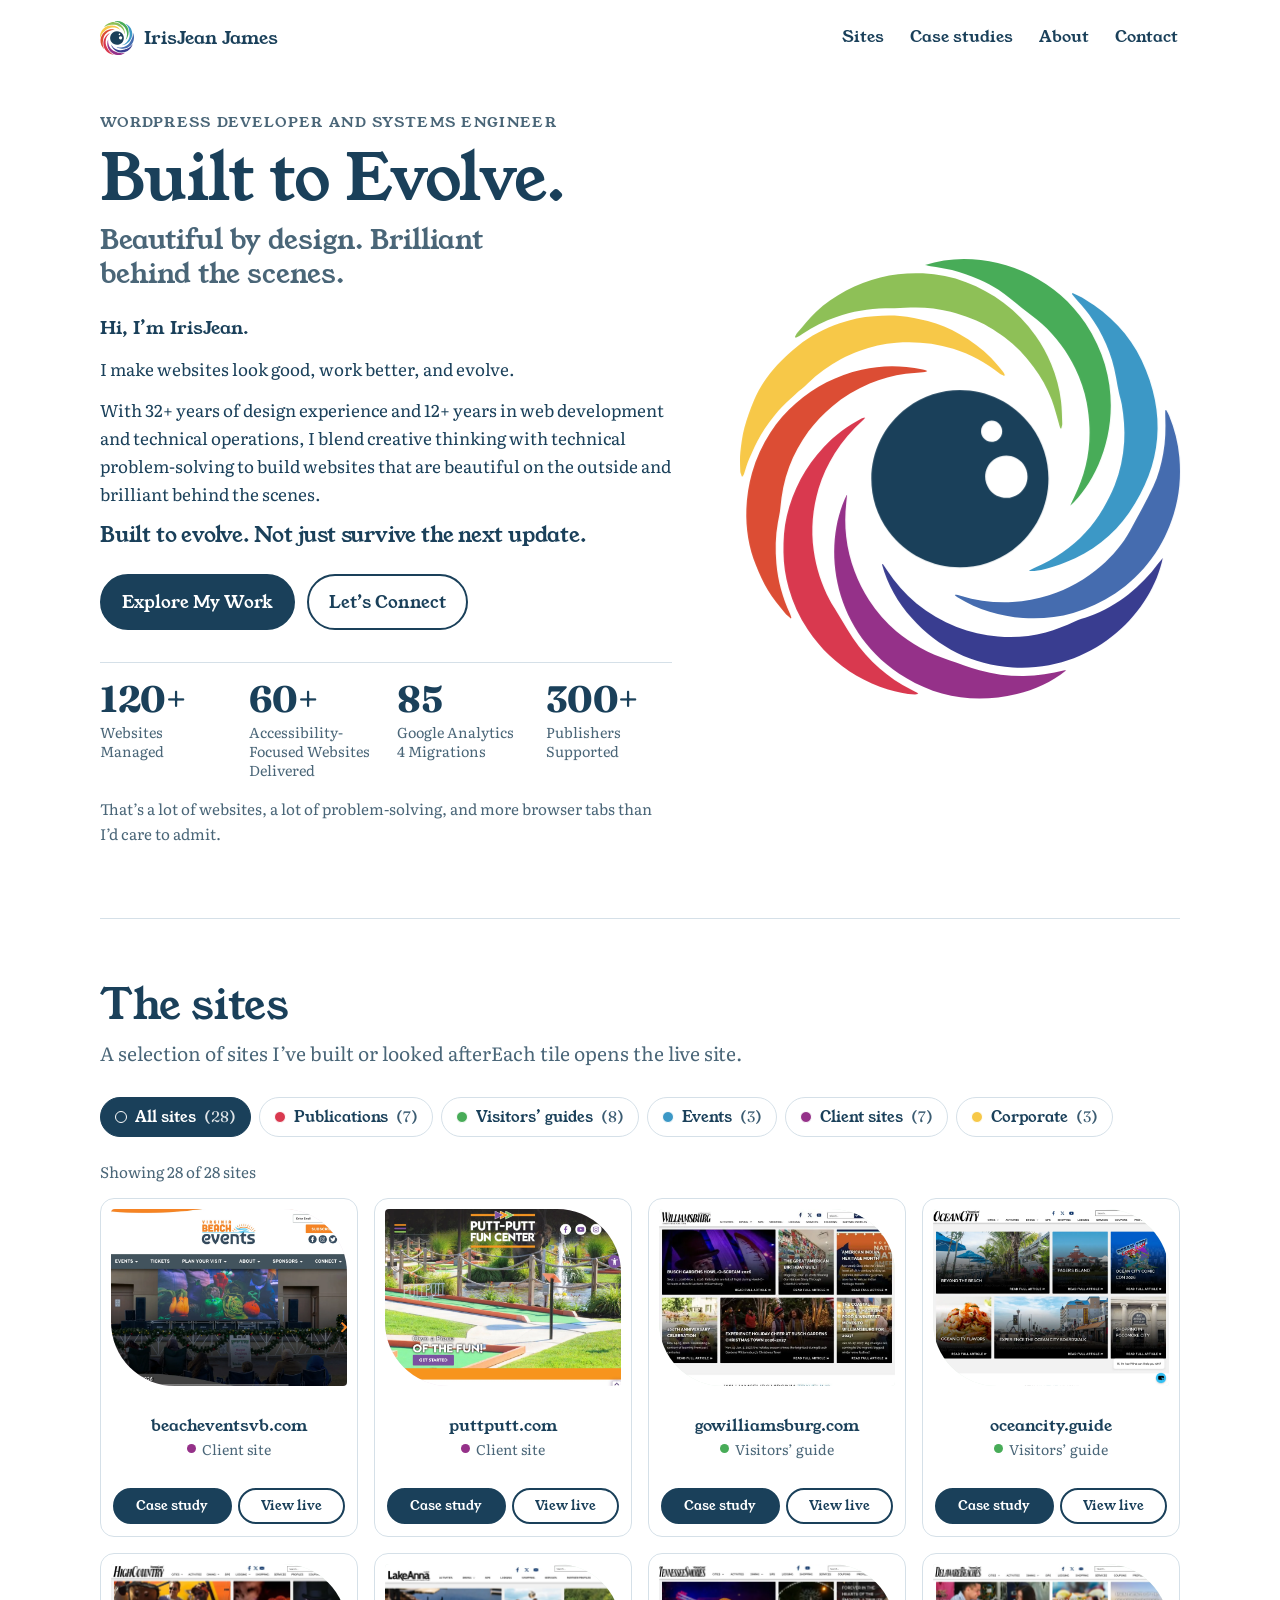
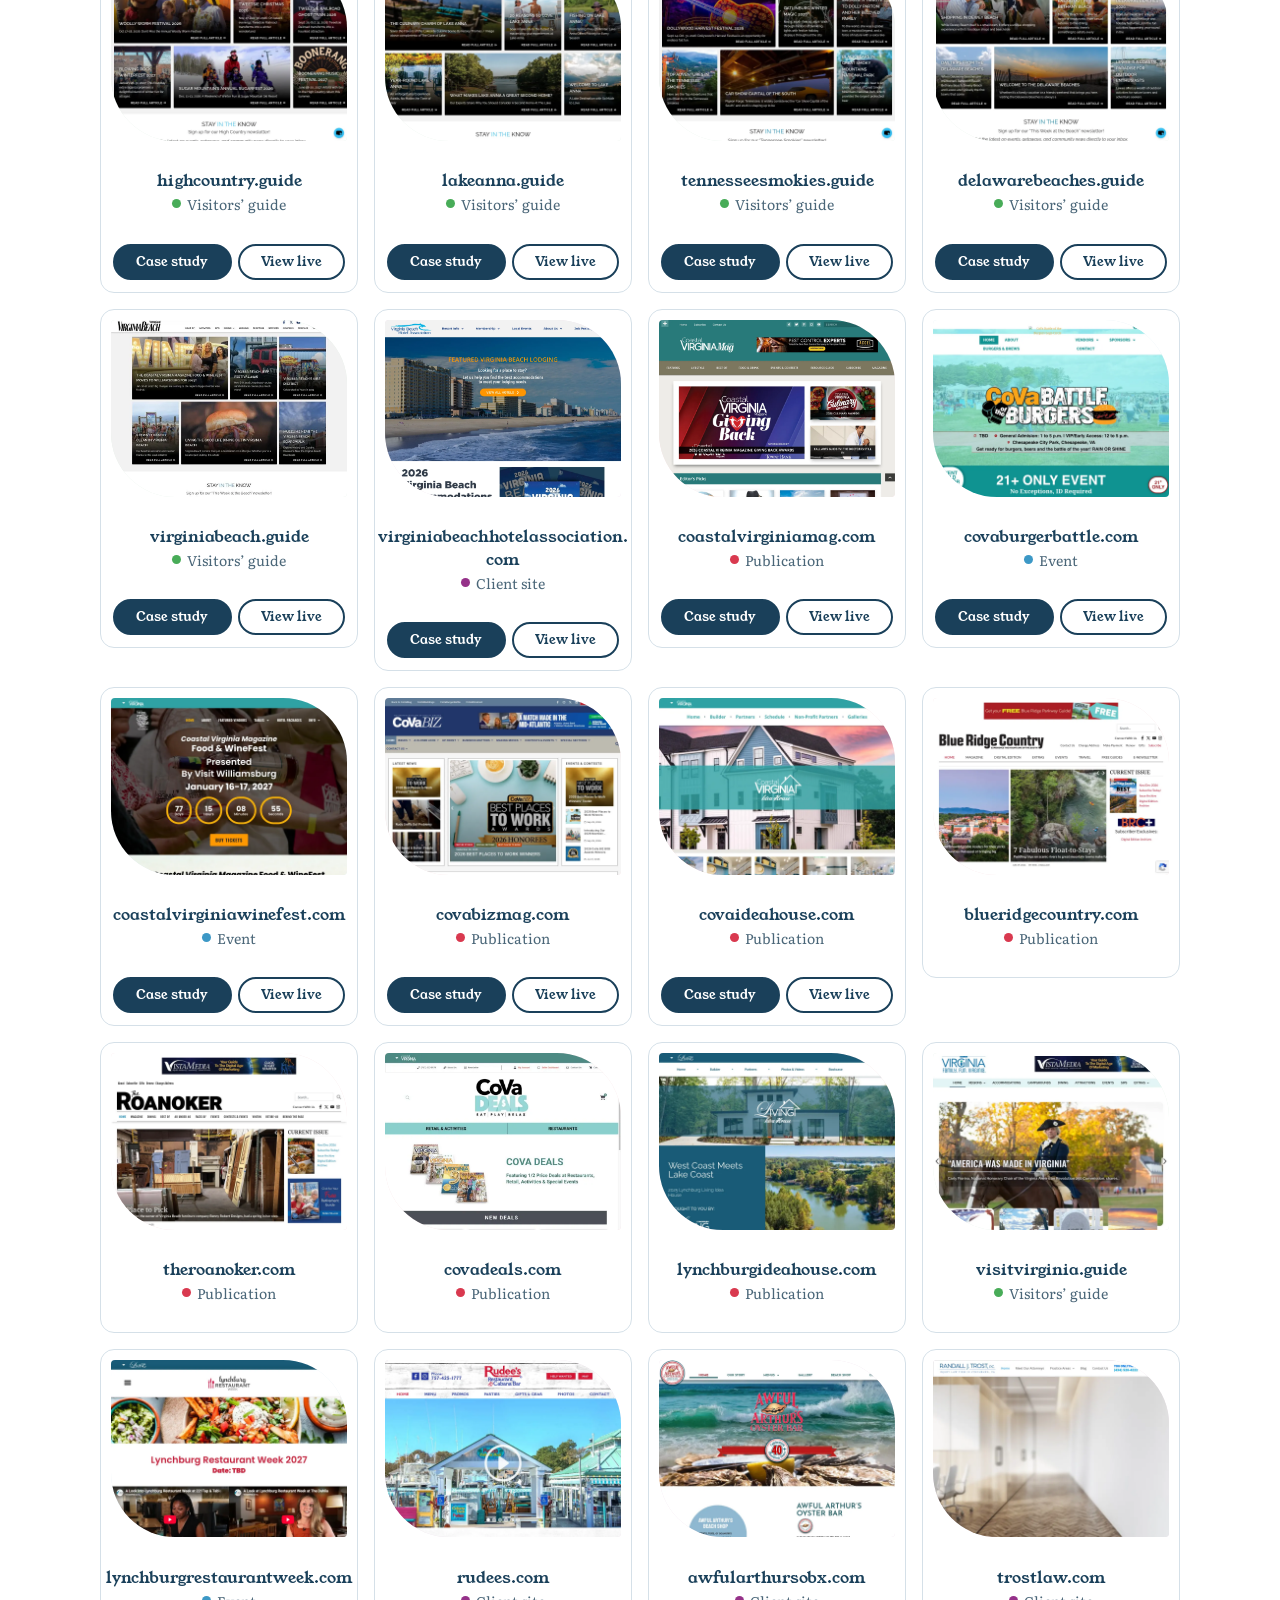
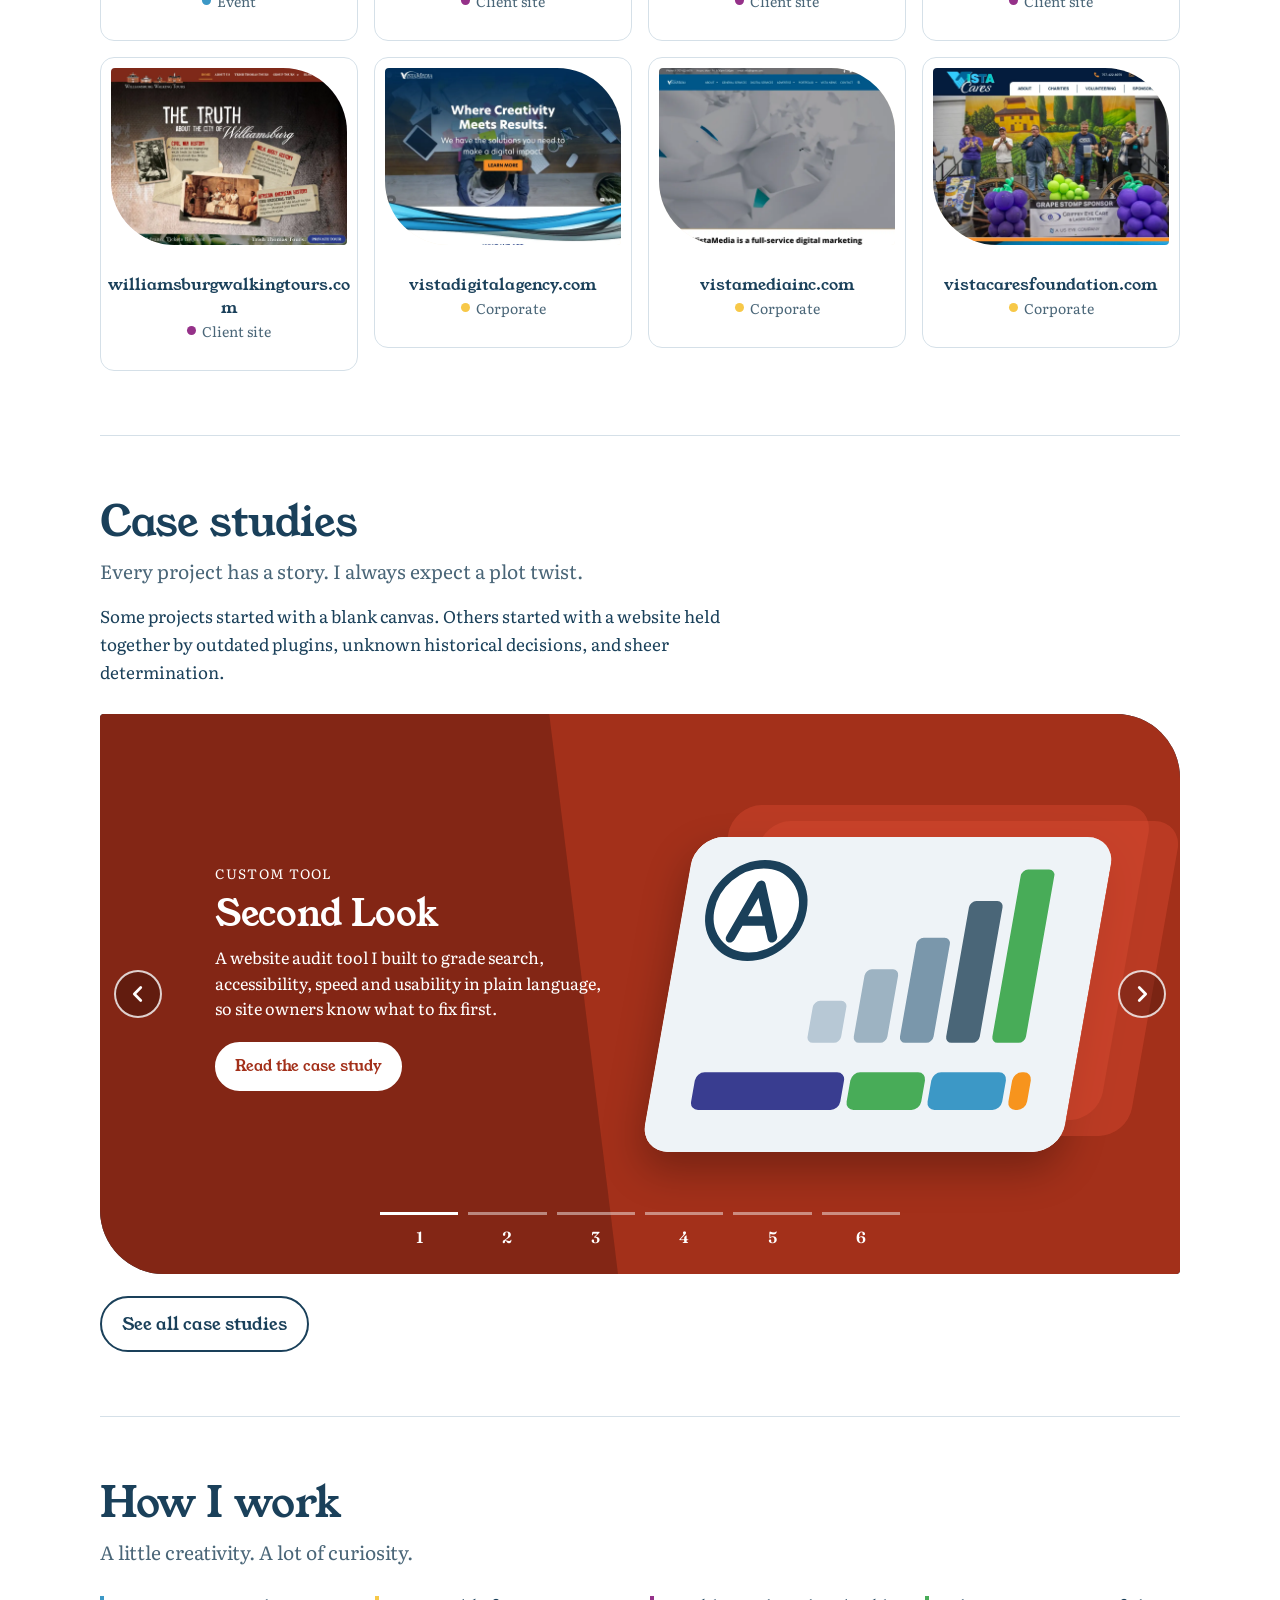
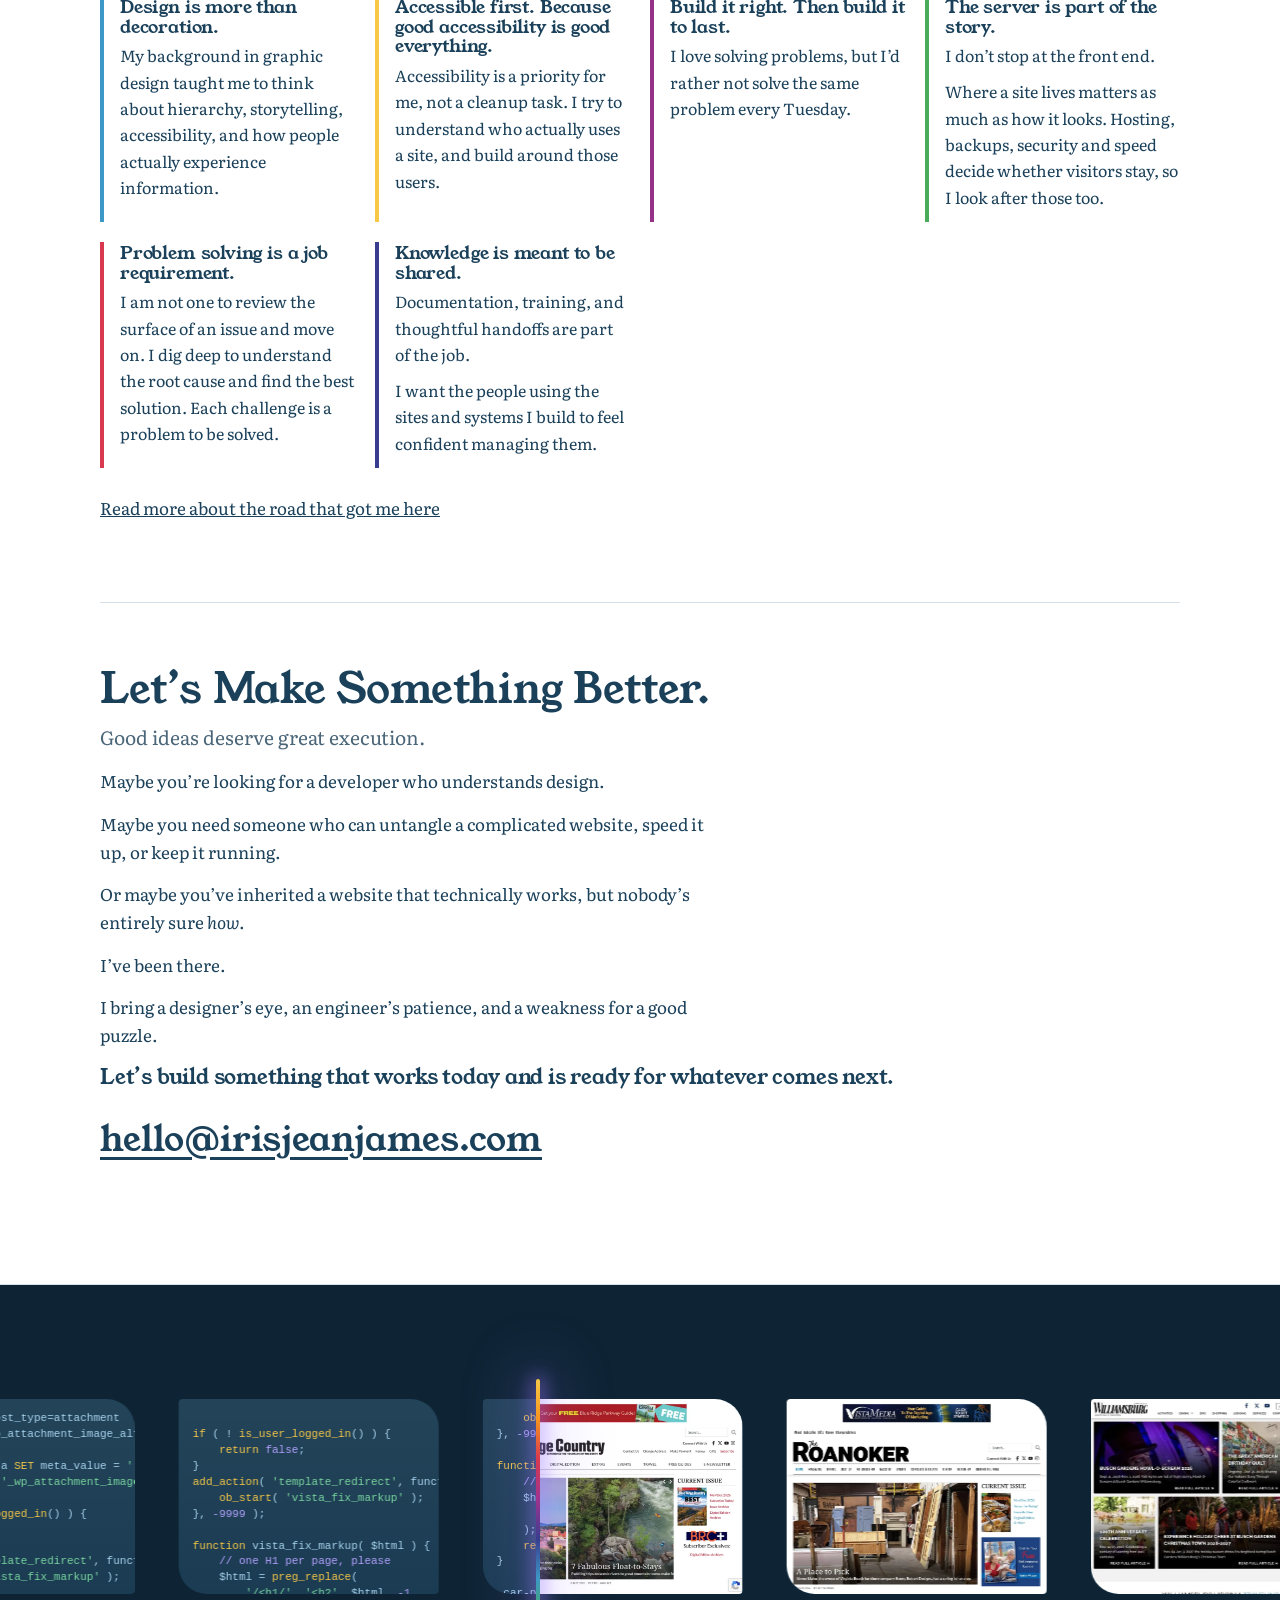
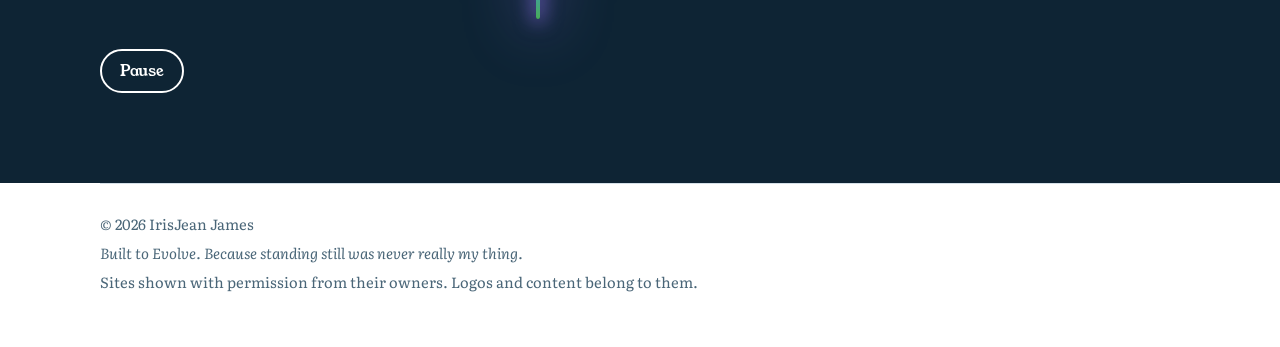
<file: index.html>
<!doctype html>
<html lang="en">
<head>
<meta charset="utf-8">
<meta name="viewport" content="width=device-width,initial-scale=1">
<title>IrisJean James | WordPress developer and systems engineer</title>
<meta name="description" content="IrisJean James is a WordPress developer and systems engineer who builds, secures, and speeds up production websites. See 28 live sites and the work behind them.">
<link rel="icon" href="assets/logo.svg" type="image/svg+xml">
<link rel="preload" href="assets/fonts/young-serif-latin-400-normal.woff2" as="font" type="font/woff2" crossorigin>
<link rel="preload" href="assets/fonts/fraunces.woff2" as="font" type="font/woff2" crossorigin>
<link rel="preload" href="assets/fonts/literata.woff2" as="font" type="font/woff2" crossorigin>
<link rel="stylesheet" href="styles.css">
</head>
<body>
<script src="intro.js"></script>
<a class="skip" href="#main">Skip to content</a>
<div class="wrap">
  <header class="top">
    <a class="brand" href="#top"><img src="assets/logo.svg" alt="" width="34" height="34">IrisJean James</a>
    <nav class="nav" aria-label="Main">
      <a href="#work">Sites</a>
      <a href="#cases">Case studies</a>
      <a href="about/">About</a>
      <a href="#contact">Contact</a>
    </nav>
  </header>

  <main id="main">
    <div class="hero" id="top">
      <div>
        <p class="eyebrow">WordPress developer and systems engineer</p>
        <h1>Built to Evolve.</h1>
        <p class="tagline">Beautiful by design. Brilliant behind the scenes.</p>
        <div class="hero-copy">
          <p>Hi, I’m IrisJean.</p>
          <p>I make websites look good, work better, and evolve.</p>
          <p>With 32+ years of design experience and 12+ years in web development and technical operations, I blend creative thinking with technical problem-solving to build websites that are beautiful on the outside and brilliant behind the scenes.</p>
          <p class="pull"><strong>Built to evolve. Not just survive the next update.</strong></p>
        </div>
        <div class="actions">
          <a class="btn solid" href="#work">Explore My Work</a>
          <a class="btn" href="#contact">Let’s Connect</a>
        </div>
        <ul class="stats" aria-label="At a glance"><li><b>120+</b><span>Websites Managed</span></li><li><b>60+</b><span>Accessibility-Focused Websites Delivered</span></li><li><b>85</b><span>Google Analytics 4 Migrations</span></li><li><b>300+</b><span>Publishers Supported</span></li></ul>
        <p class="stats-note">That’s a lot of websites, a lot of problem-solving, and more browser tabs than I’d care to admit.</p>
      </div>
      <div class="iris" aria-hidden="true">
        <svg role="presentation" focusable="false" xmlns="http://www.w3.org/2000/svg" viewBox="0 0 250.24 250">
  <defs>
    <style>
      .cls-1 {
        fill: #456caf;
      }

      .cls-2 {
        fill: #d9394f;
      }

      .cls-3 {
        fill: #8ec057;
      }

      .cls-4 {
        fill: #f7c848;
      }

      .cls-5 {
        fill: #3c98c6;
      }

      .cls-6 {
        fill: #1a405a;
      }

      .cls-7 {
        fill: #953189;
      }

      .cls-8 {
        fill: #393d90;
      }

      .cls-9 {
        fill: #48ac58;
      }

      .cls-10 {
        fill: #dc4d34;
      }
    </style>
  </defs>
  <g>
    <g>
      <g id="petals">
        <path class="cls-4" d="M150.19,66.52c-.86-.44-1.85-.74-2.59-1.33-7.91-6.33-16.7-10.98-26.34-14.08-10.55-3.38-21.34-4.34-32.32-3.53-7.28.53-14.35,2.11-21.15,4.8-3.48,1.38-7.01,2.68-10.29,4.46-6.91,3.75-13.29,8.27-18.89,13.87-2.27,2.27-4.88,4.16-7.23,6.35-3.31,3.07-6.78,6.02-9.68,9.45-3.57,4.21-6.94,8.67-9.8,13.39-2.67,4.38-4.68,9.16-6.74,13.87-1.22,2.79-1.97,5.81-2.96,8.7-.14.43-.47.79-.71,1.18-.17,0-.33.03-.5.03-.29-.97-.81-1.93-.83-2.91-.1-3.6-.32-7.23.04-10.8.47-4.69,1.07-9.41,2.29-13.94,1.45-5.38,3.38-10.66,5.53-15.81,3.13-7.42,7.72-14.01,13.11-19.94,3.63-3.98,7.74-7.55,11.91-10.95,7.05-5.74,15.11-9.75,23.65-12.78,6.31-2.24,12.85-3.67,19.53-4.06,4.91-.29,9.87-.5,14.74-.04,5.31.5,10.58,1.6,15.78,2.84,6.42,1.54,12.43,4.24,18.18,7.49,6.52,3.68,12.53,8.09,17.78,13.42,2.49,2.53,4.7,5.32,6.99,8.04.43.5.63,1.2.93,1.81-.14.14-.28.28-.42.42l-.03.06Z"/>
        <path class="cls-3" d="M31.21,44.38c.4-.79.67-1.7,1.24-2.35,3.5-4.03,6.84-8.24,10.69-11.94,5.09-4.91,10.97-8.83,17.22-12.19,6.17-3.32,12.69-5.69,19.45-7.4,7.94-2,16.04-2.68,24.22-2.34,8.44.36,16.63,2.07,24.52,5,7.65,2.85,14.72,6.74,21.3,11.66,7.1,5.31,13.15,11.58,18.25,18.77,3.59,5.05,6.56,10.44,8.91,16.2,2.77,6.81,4.73,13.83,5.56,21.13.49,4.24.54,8.55.7,12.82.03.86-.35,1.75-.53,2.61l-.46.04c-.17-.44-.38-.88-.51-1.33-1.5-5.03-2.72-10.18-4.56-15.08-2.5-6.73-6.03-12.94-10.37-18.73-4.74-6.31-10.08-12.04-16.42-16.7-5.76-4.24-11.8-8.12-18.59-10.59-3.98-1.45-7.97-2.92-12.05-3.96-8.51-2.15-17.16-2.86-25.93-2.21-3.73.28-7.49.11-11.25.19-9.52.21-18.81,1.82-27.8,4.94-6.78,2.35-13.22,5.48-19.16,9.55-1.25.86-2.6,1.58-3.91,2.38l-.51-.51v.04Z"/>
        <path class="cls-10" d="M106.19,64.01c-.74.14-1.47.32-2.21.39-3.25.28-6.52.42-9.76.81-7.1.86-13.92,2.89-20.49,5.63-7.77,3.24-14.88,7.56-21.34,13-5.02,4.23-9.58,8.88-13.43,14.17-4.56,6.27-8.31,13.03-11.04,20.34-2.84,7.59-4.3,15.45-5,23.48-.24,2.71-.89,5.38-1.39,8.06-1.43,7.72-1.52,15.49-.85,23.29.85,10.01,3.59,19.5,7.73,28.62.33.74.53,1.53.78,2.31-.13.1-.24.21-.36.31-1.11-1-2.41-1.88-3.31-3.04-3.32-4.25-6.87-8.38-9.66-12.97-2.71-4.45-4.84-9.31-6.81-14.17-4.14-10.25-5.82-20.99-5.44-32.03.25-7.01,1.31-13.9,3.23-20.71,2.34-8.24,5.94-15.85,10.52-22.99,3.96-6.17,8.91-11.54,14.39-16.43,10.8-9.65,23.37-15.92,37.42-19.12,8.36-1.89,16.86-2.49,25.41-1.52,3.14.36,6.27.88,9.38,1.38.78.13,1.5.49,2.27.74,0,.15-.03.29-.03.44v.03Z"/>
        <path class="cls-2" d="M71.03,90.4c-.39.44-.74.92-1.17,1.31-6.1,5.57-11.58,11.69-15.97,18.71-3.92,6.27-7.08,12.92-9.16,19.99-3.42,11.57-4.49,23.31-2.82,35.37,1.38,9.93,4.46,19.21,8.99,28.07,1.24,2.42,2.84,4.66,4.24,6.99,2.02,3.32,4.02,6.65,6.01,10,3.93,6.66,8.62,12.71,14.12,18.16,5.19,5.13,10.9,9.56,17.17,13.25,2.43,1.43,4.98,2.66,7.47,3.99.42.22.82.47,1.22.72v.42c-.56.1-1.1.29-1.65.28-5.25-.08-10.32-1.36-15.32-2.81-6.3-1.84-12.23-4.52-17.89-7.8-11.26-6.55-20.45-15.26-27.68-26.12-4.91-7.37-8.55-15.29-10.93-23.79-1.84-6.58-2.88-13.3-2.95-20.17-.07-6.99.28-13.93,1.88-20.74,1.72-7.33,4.3-14.33,7.84-20.99,3.55-6.67,7.94-12.71,13.1-18.18,6.26-6.65,13.46-12.08,21.55-16.32.53-.28,1.14-.42,1.71-.61.08.11.15.22.24.32v-.03Z"/>
        <path class="cls-7" d="M60.91,133.59c-.17,1.71-.31,3.42-.5,5.13-.71,6.37-.76,12.75-.04,19.12.76,6.84,2.39,13.5,4.82,19.95,2.15,5.71,4.87,11.16,8.22,16.25,4.32,6.58,9.43,12.5,15.43,17.64,4.24,3.63,8.83,6.67,13.68,9.41,5.24,2.98,10.77,5.14,16.45,7.06,5.71,1.93,11.36,4.09,17.14,5.74,8.23,2.36,16.67,3.35,25.26,3.28,7.91-.07,15.6-1.4,23.23-3.24.22-.06.46-.08.78.08-8.29,6.6-17.75,10.9-27.94,13.36-22.13,5.35-43.4,2.59-62.96-9.11-41.89-25.07-48.64-74.39-33.55-104.67h-.01Z"/>
        <path class="cls-9" d="M105.19,3.43c29.47-9.75,70.09,1.27,91.34,33.31,27.32,41.23,10.64,86.12-8.72,103.53.75-1.63,1.47-3.28,2.27-4.89,6.21-12.5,9.18-25.73,8.66-39.68-.17-4.7-.72-9.43-1.58-14.05-1.25-6.71-3.53-13.15-6.48-19.32-4.63-9.69-10.91-18.2-18.89-25.36-3.68-3.29-7.76-6.17-11.66-9.23-4.37-3.42-8.58-7.05-13.14-10.18-3.43-2.35-7.19-4.37-11.02-5.96-5.02-2.09-10.19-3.84-15.43-5.3-3.96-1.1-8.12-1.5-12.19-2.22-.93-.17-1.84-.39-3.14-.68v.04Z"/>
        <path class="cls-5" d="M164.27,177.32c1.33-.71,2.43-1.4,3.61-1.88,5.49-2.21,10.55-5.19,15.4-8.54,9.61-6.62,17.38-14.99,23.26-25.04,2.47-4.23,4.73-8.62,6.53-13.17,3.14-7.85,4.88-16.07,5.41-24.56.44-7.2-.19-14.31-1.36-21.38-.35-2.15-1.11-4.24-1.56-6.38-.63-3-1.17-6.01-1.7-9.02-2.27-13.21-7.55-25.12-15.45-35.88-2.61-3.56-5.66-6.8-8.51-10.18-.39-.47-.75-.96-1.13-1.43.11-.17.22-.32.32-.49,2.39,1.2,4.89,2.22,7.17,3.6,13.99,8.48,25.15,19.75,32.14,34.59,14.24,30.17,11.78,59.31-7.15,86.71-8.99,13.01-21.26,22.47-36.06,28.21-10.62,4.12-17.96,5.53-20.95,4.85h0Z"/>
        <path class="cls-1" d="M122.37,190.76c1,.24,2.03.4,3.02.71,9.65,2.96,19.49,4.18,29.57,3.63,7.08-.39,13.97-1.79,20.76-3.88,11.07-3.41,20.88-9.09,29.56-16.64,6.63-5.78,12.36-12.44,16.61-20.21,4.52-8.27,9.02-16.57,13.14-25.05,2.85-5.87,4.48-12.22,5.67-18.66,1.31-7.05,1.43-14.14,1.15-21.26-.04-1.1,0-2.21,0-3.31.17-.07.33-.13.5-.19.57,1.1,1.25,2.15,1.71,3.31,3.04,7.59,5.12,15.42,5.82,23.58.95,10.87.1,21.56-3.16,32.07-2.85,9.22-6.92,17.77-12.61,25.52-5.74,7.83-12.65,14.47-20.78,19.88-7.41,4.92-15.36,8.63-23.87,11.08-9.3,2.68-18.84,3.41-28.5,2.81-6.51-.4-12.85-1.52-19.06-3.5-6.34-2.03-12.36-4.73-18.03-8.19-.6-.36-1.11-.85-1.67-1.28.06-.13.13-.26.18-.39v-.03Z"/>
        <path class="cls-8" d="M81.21,173.49c.83,1.24,1.68,2.47,2.5,3.74,4.62,7.06,10.08,13.37,16.64,18.67,6.92,5.59,14.53,10.05,22.83,13.33,7.59,2.99,15.45,4.78,23.54,5.42,9.13.72,18.21.13,27.1-2.27,5.7-1.53,11.18-3.67,16.52-6.2,2.53-1.21,5.3-1.9,7.95-2.86,8.24-3.03,15.86-7.23,22.72-12.69,6.33-5.05,12.04-10.77,16.81-17.38.75-1.04,1.64-2,2.61-3.2-6.51,31.82-40.16,65.08-85.39,62.24-22.88-1.43-42.11-10.97-57.39-28.04-7.91-8.84-13.74-18.99-16.9-30.5.15-.08.31-.15.46-.24v-.03Z"/>
      </g>
      <path id="pupil" class="cls-6" d="M158.64,133.51c-5.35,3.95-12.89,2.81-16.84-2.54-3.95-5.35-2.81-12.89,2.54-16.84,5.35-3.95,12.89-2.81,16.84,2.54,3.95,5.35,2.81,12.89-2.54,16.84ZM165.63,95.1c-16.52-22.38-48.05-27.15-70.44-10.64-22.38,16.52-27.15,48.05-10.64,70.44,16.52,22.38,48.05,27.15,70.44,10.64,22.38-16.52,27.15-48.05,10.64-70.44ZM146.7,102.83c-2.67,1.97-6.44,1.4-8.41-1.27-1.97-2.67-1.4-6.44,1.27-8.41,2.67-1.97,6.44-1.4,8.41,1.27,1.97,2.67,1.4,6.44-1.27,8.41Z"/>
    </g>
  </g>
</svg>
      </div>
    </div>

    <section id="work" aria-labelledby="work-h">
      <div class="sec-head">
        <h2 id="work-h">The sites</h2>
        <p class="lede">A selection of sites I’ve built or looked afterEach tile opens the live site.</p>
      </div>
      <ul class="filters" id="filters" aria-label="Filter sites by type"></ul>
      <p class="count" id="count" aria-live="polite"></p>
      <ul class="wall" id="wall"></ul>
    </section>

    <section id="cases" aria-labelledby="cases-h">
      <div class="sec-head">
        <h2 id="cases-h">Case studies</h2>
        <p class="lede">Every project has a story. I always expect a plot twist.</p>
        <p>Some projects started with a blank canvas. Others started with a website held together by outdated plugins, unknown historical decisions, and sheer determination.</p>
      </div>
      <div class="car-wrap" role="region" aria-roledescription="carousel" aria-label="Featured case studies" id="car-wrap">
        <div class="car-stage">
          <div class="car-track">
          <div class="car-slide on" role="group" aria-roledescription="slide" aria-label="1 of 6" style="--c:#dc4d34;--d:#a3301a">
            <div class="car-band" aria-hidden="true"></div>
            <div class="car-panel">
              <p class="car-kick">Custom tool</p>
              <h3>Second Look</h3>
              <p class="car-d">A website audit tool I built to grade search, accessibility, speed and usability in plain language, so site owners know what to fix first.</p>
              <div class="car-row"><a class="btn solid" href="work/custom-audit/">Read the case study<span class="sr">: Second Look Site Check</span></a></div>
            </div>
            <div class="car-art"><div class="car-card"><img src="assets/shots/vista-audit.svg" alt="Illustration of a grade bar split into four sections, an A badge, and bars rising from short to tall" loading="lazy"></div></div>
          </div>
          <div class="car-slide" role="group" aria-roledescription="slide" aria-label="2 of 6" style="--c:#d9394f;--d:#6c1c28">
            <div class="car-band" aria-hidden="true"></div>
            <div class="car-panel">
              <p class="car-kick">Visitors’ guides</p>
              <h3>Seven destinations. One very well-traveled developer.</h3>
              <p class="car-d">Print guides that became websites, with business directories, advertising and hosting I look after.</p>
              <div class="car-row"><a class="btn solid" href="work/visitor-guides/">Read the case study<span class="sr">: The Visitors’ Guides</span></a><a class="btn" href="https://oceancity.guide/" target="_blank" rel="noopener">See it live<span class="sr">: Ocean City guide (opens in a new tab)</span></a></div>
            </div>
            <div class="car-art"><div class="car-card"><img src="assets/shots/oceancity.guide.webp" alt="Home page of the Ocean City Visitors Guide website" loading="lazy"></div></div>
          </div>
          <div class="car-slide" role="group" aria-roledescription="slide" aria-label="3 of 6" style="--c:#3c98c6;--d:#1e4c63">
            <div class="car-band" aria-hidden="true"></div>
            <div class="car-panel">
              <p class="car-kick">Magazine</p>
              <h3>Twenty-six years of stories. A whole new chapter.</h3>
              <p class="car-d">Coastal Virginia Magazine was originally managed by TownNews. I helped move and build the site in WordPress. I then modernized and rebuilt the templates, issues, advertising, reporting, event sites, and the sister publication.</p>
              <div class="car-row"><a class="btn solid" href="work/coastal-virginia-magazine/">Read the case study<span class="sr">: Coastal Virginia Magazine</span></a><a class="btn" href="https://coastalvirginiamag.com/" target="_blank" rel="noopener">See it live<span class="sr">: Coastal Virginia Magazine (opens in a new tab)</span></a></div>
            </div>
            <div class="car-art"><div class="car-card"><img src="assets/shots/coastalvirginiamag.com.webp" alt="Home page of the Coastal Virginia Magazine website" loading="lazy"></div></div>
          </div>
          <div class="car-slide" role="group" aria-roledescription="slide" aria-label="4 of 6" style="--c:#393d90;--d:#1c1e48">
            <div class="car-band" aria-hidden="true"></div>
            <div class="car-panel">
              <p class="car-kick">Event hub</p>
              <h3>Less searching. More celebrating.</h3>
              <p class="car-d">An events site for Virginia Beach, rebuilt and redesigned to be more user-friendly and accessible, with a calendar at the center and ticket links built in.</p>
              <div class="car-row"><a class="btn solid" href="work/beach-events/">Read the case study<span class="sr">: Beach Events</span></a><a class="btn" href="https://beacheventsvb.com/" target="_blank" rel="noopener">See it live<span class="sr">: Beach Events (opens in a new tab)</span></a></div>
            </div>
            <div class="car-art"><div class="car-card"><img src="assets/shots/beacheventsvb.com.webp" alt="Home page of the Beach Events Virginia Beach website" loading="lazy"></div></div>
          </div>
          <div class="car-slide" role="group" aria-roledescription="slide" aria-label="5 of 6" style="--c:#48ac58;--d:#24562c">
            <div class="car-band" aria-hidden="true"></div>
            <div class="car-panel">
              <p class="car-kick">Franchise network</p>
              <h3>Two dozen locations. One network. Zero headaches.</h3>
              <p class="car-d">One WordPress network. Every location runs its own content, and the brand stays consistent.</p>
              <div class="car-row"><a class="btn solid" href="work/putt-putt/">Read the case study<span class="sr">: Putt-Putt Fun Center</span></a><a class="btn" href="https://puttputt.com/" target="_blank" rel="noopener">See it live<span class="sr">: Putt-Putt Fun Center (opens in a new tab)</span></a></div>
            </div>
            <div class="car-art"><div class="car-card"><img src="assets/shots/puttputt.com.webp" alt="Home page of the Putt-Putt Fun Center website" loading="eager"></div></div>
          </div>
          <div class="car-slide" role="group" aria-roledescription="slide" aria-label="6 of 6" style="--c:#953189;--d:#4a1844">
            <div class="car-band" aria-hidden="true"></div>
            <div class="car-panel">
              <p class="car-kick">Association site</p>
              <h3>Easier to find. Easier to add to.</h3>
              <p class="car-d">A reorganized site that’s easy to navigate, and a member dashboard where hotels log in to add their own jobs and events.</p>
              <div class="car-row"><a class="btn solid" href="work/vbha/">Read the case study<span class="sr">: Virginia Beach Hotel Association</span></a><a class="btn" href="https://virginiabeachhotelassociation.com/" target="_blank" rel="noopener">See it live<span class="sr">: Virginia Beach Hotel Association (opens in a new tab)</span></a></div>
            </div>
            <div class="car-art"><div class="car-card"><img src="assets/shots/virginiabeachhotelassociation.com.webp" alt="Home page of the Virginia Beach Hotel Association website" loading="lazy"></div></div>
          </div>
          </div>
          <button type="button" class="car-arrow car-prev" id="car-prev" aria-label="Previous project"><svg viewBox="0 0 24 24" width="22" height="22" aria-hidden="true" focusable="false"><path d="M15 5l-7 7 7 7" fill="none" stroke="currentColor" stroke-width="3" stroke-linecap="round" stroke-linejoin="round"/></svg></button>
          <button type="button" class="car-arrow car-next" id="car-next" aria-label="Next project"><svg viewBox="0 0 24 24" width="22" height="22" aria-hidden="true" focusable="false"><path d="M9 5l7 7-7 7" fill="none" stroke="currentColor" stroke-width="3" stroke-linecap="round" stroke-linejoin="round"/></svg></button>
          <ul class="car-trail" aria-label="Choose a project">
            <li><button type="button" aria-label="Show Second Look" aria-current="true">1</button></li>
            <li><button type="button" aria-label="Show The Visitors’ Guides">2</button></li>
            <li><button type="button" aria-label="Show Coastal Virginia Magazine">3</button></li>
            <li><button type="button" aria-label="Show Beach Events">4</button></li>
            <li><button type="button" aria-label="Show Putt-Putt Fun Center">5</button></li>
            <li><button type="button" aria-label="Show Virginia Beach Hotel Association">6</button></li>
          </ul>
        </div>
        <div class="sr" id="car-live" aria-live="polite" aria-atomic="true"></div>
      </div>
      <p class="car-all"><a class="btn" href="work/">See all case studies</a></p>
    </section>

    <section id="how" aria-labelledby="how-h">
      <div class="sec-head">
        <h2 id="how-h">How I work</h2>
        <p class="lede">A little creativity. A lot of curiosity. </p>
      </div>
      <div class="how">
        <div style="--c:#3c98c6"><h3>Design is more than decoration.</h3>
          <p>My background in graphic design taught me to think about hierarchy, storytelling, accessibility, and how people actually experience information.</p></div>
        <div style="--c:#f7c848"><h3>Accessible first. Because good accessibility is good everything.</h3>
          <p>Accessibility is a priority for me, not a cleanup task. I try to understand who actually uses a site, and build around those users.</p></div>
        <div style="--c:#953189"><h3>Build it right. Then build it to last.</h3>
          <p>I love solving problems, but I’d rather not solve the same problem every Tuesday.</p></div>
        <div style="--c:#48ac58"><h3>The server is part of the story.</h3>
          <p>I don’t stop at the front end.</p>
          <p>Where a site lives matters as much as how it looks. Hosting, backups, security and speed decide whether visitors stay, so I look after those too.</p></div>
        <div style="--c:#d9394f"><h3>Problem solving is a job requirement.</h3>
          <p>I am not one to review the surface of an issue and move on. I dig deep to understand the root cause and find the best solution. Each challenge is a problem to be solved.</p></div>
        <div style="--c:#393d90"><h3>Knowledge is meant to be shared.</h3>
          <p>Documentation, training, and thoughtful handoffs are part of the job.</p>
          <p>I want the people using the sites and systems I build to feel confident managing them.</p></div>
      </div>
      <p class="more"><a href="about/">Read more about the road that got me here</a></p>
    </section>

    <section id="contact" class="contact" aria-labelledby="contact-h">
      <h2 id="contact-h">Let’s Make Something Better.</h2>
      <p class="lede">Good ideas deserve great execution.</p>
      <p>Maybe you’re looking for a developer who understands design.</p>
      <p>Maybe you need someone who can untangle a complicated website, speed it up, or keep it running.</p>
      <p>Or maybe you’ve inherited a website that technically works, but nobody’s entirely sure <em>how</em>.</p>
      <p>I’ve been there.</p>
      <p>I bring a designer’s eye, an engineer’s patience, and a weakness for a good puzzle.</p>
      <p class="pull"><strong>Let’s build something that works today and is ready for whatever comes next.</strong></p>
      <a class="mail" href="mailto:hello@irisjeanjames.com">hello@irisjeanjames.com</a>
    </section>

  </main>
</div>
<div class="wrap">
  <footer>
    <p>&copy; 2026 IrisJean James</p>
    <p class="closing">Built to Evolve. Because standing still was never really my thing.</p>
    <p>Sites shown with permission from their owners. Logos and content belong to them.</p>
  </footer>
</div>
<script src="app.js"></script>
<script src="carousel.js"></script>
<script src="beam.js"></script>
</body>
</html>
</file>
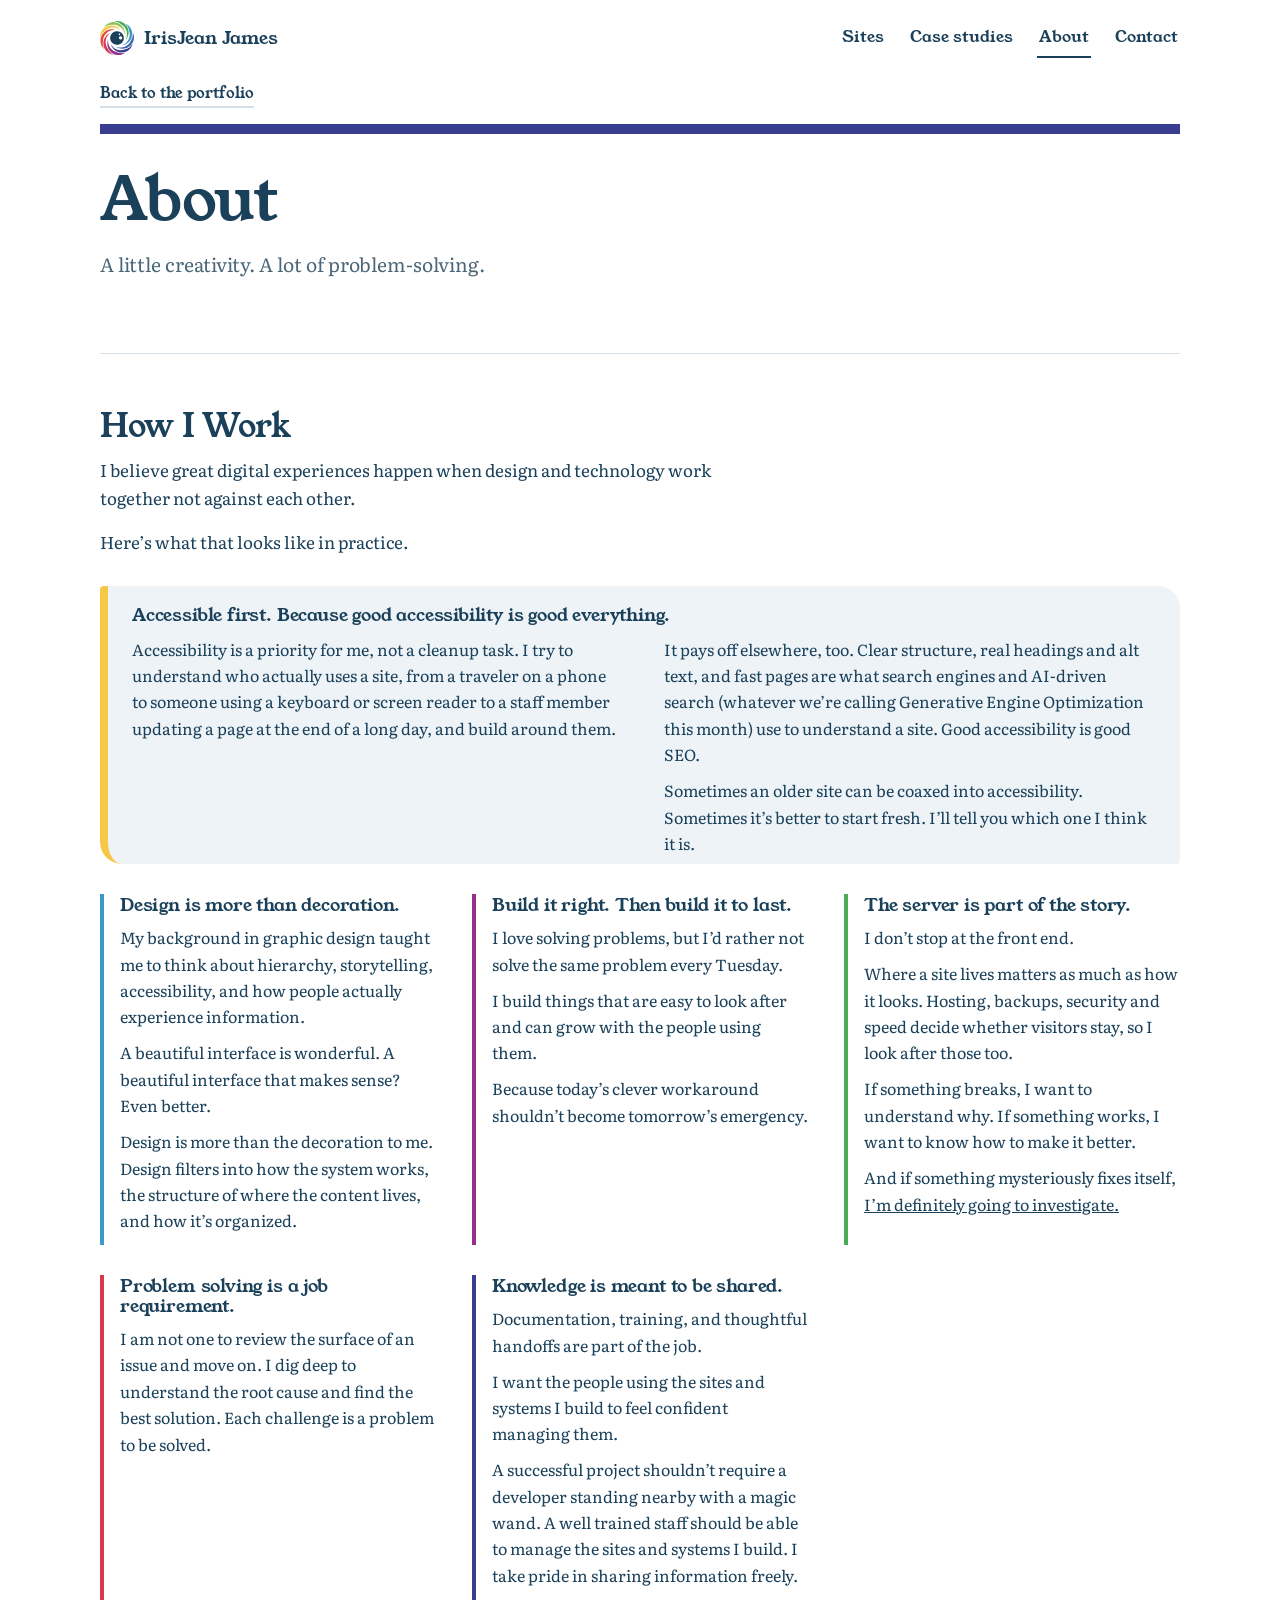
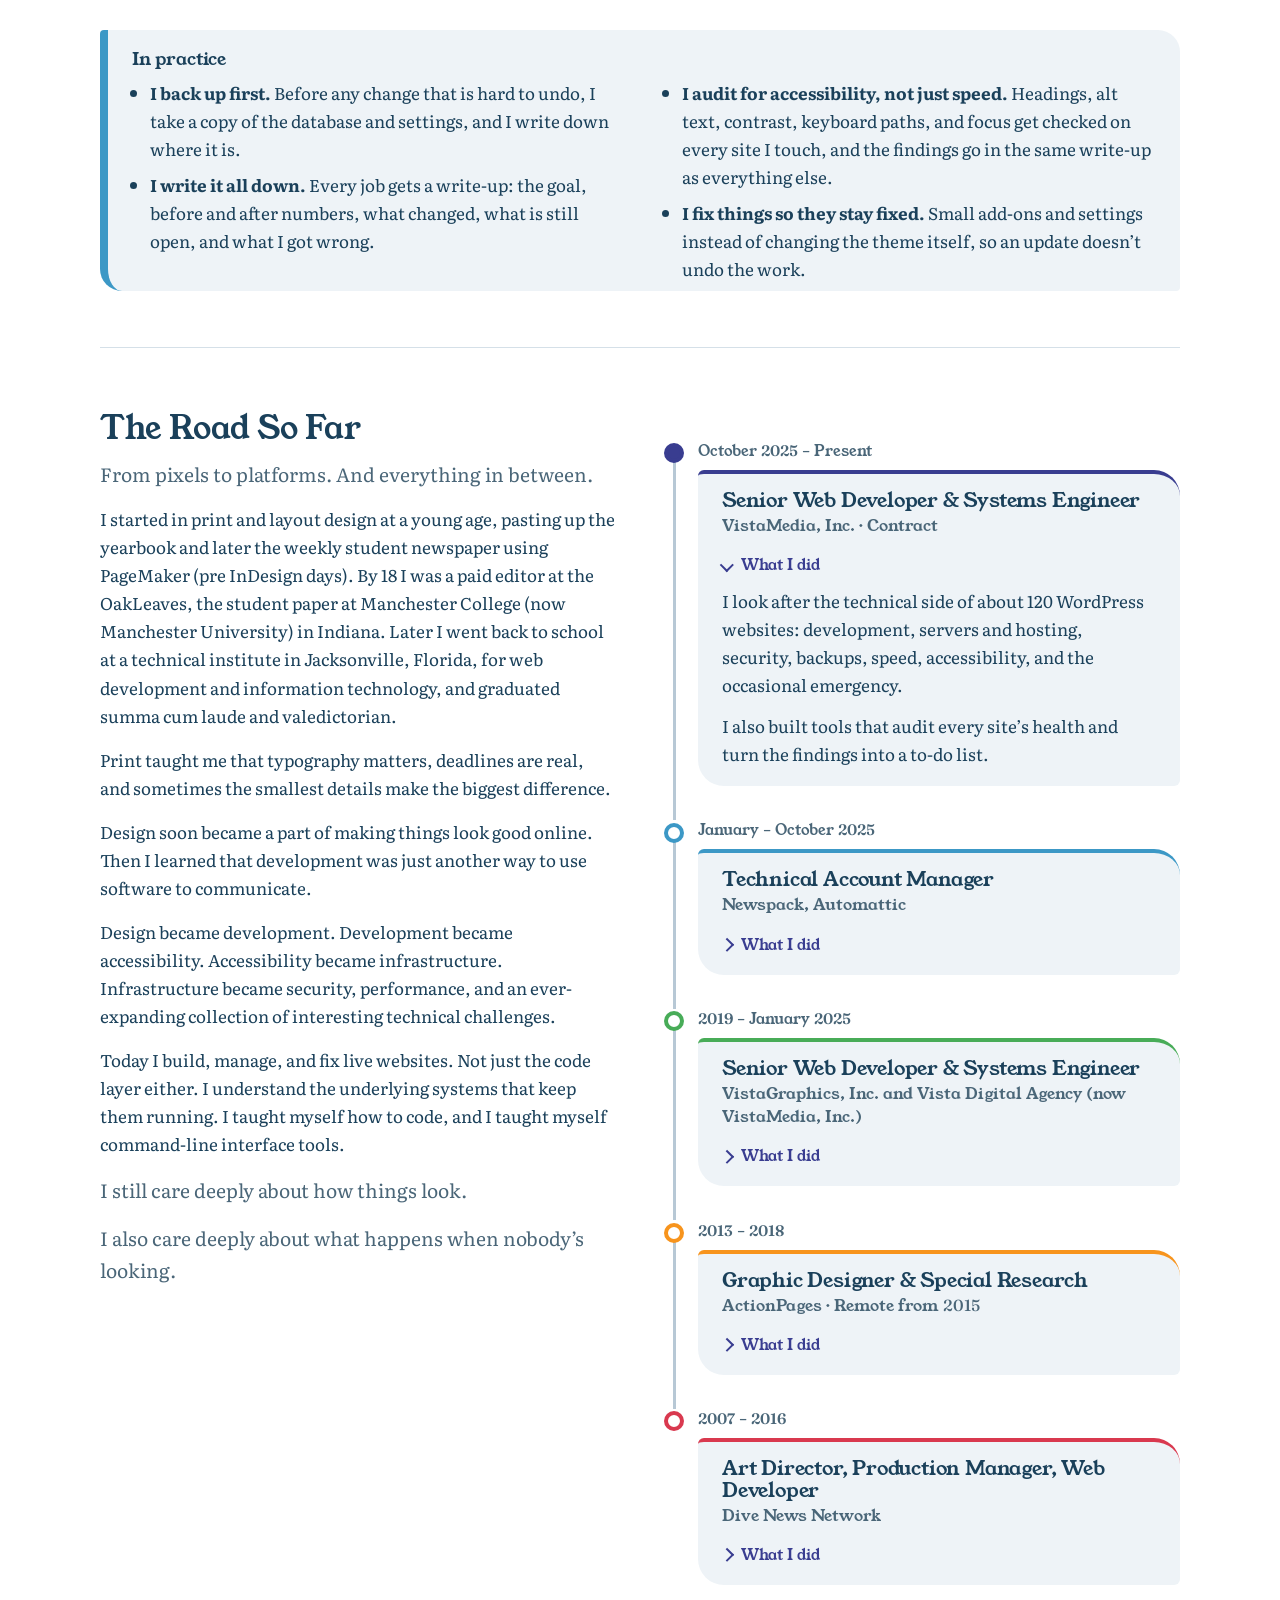
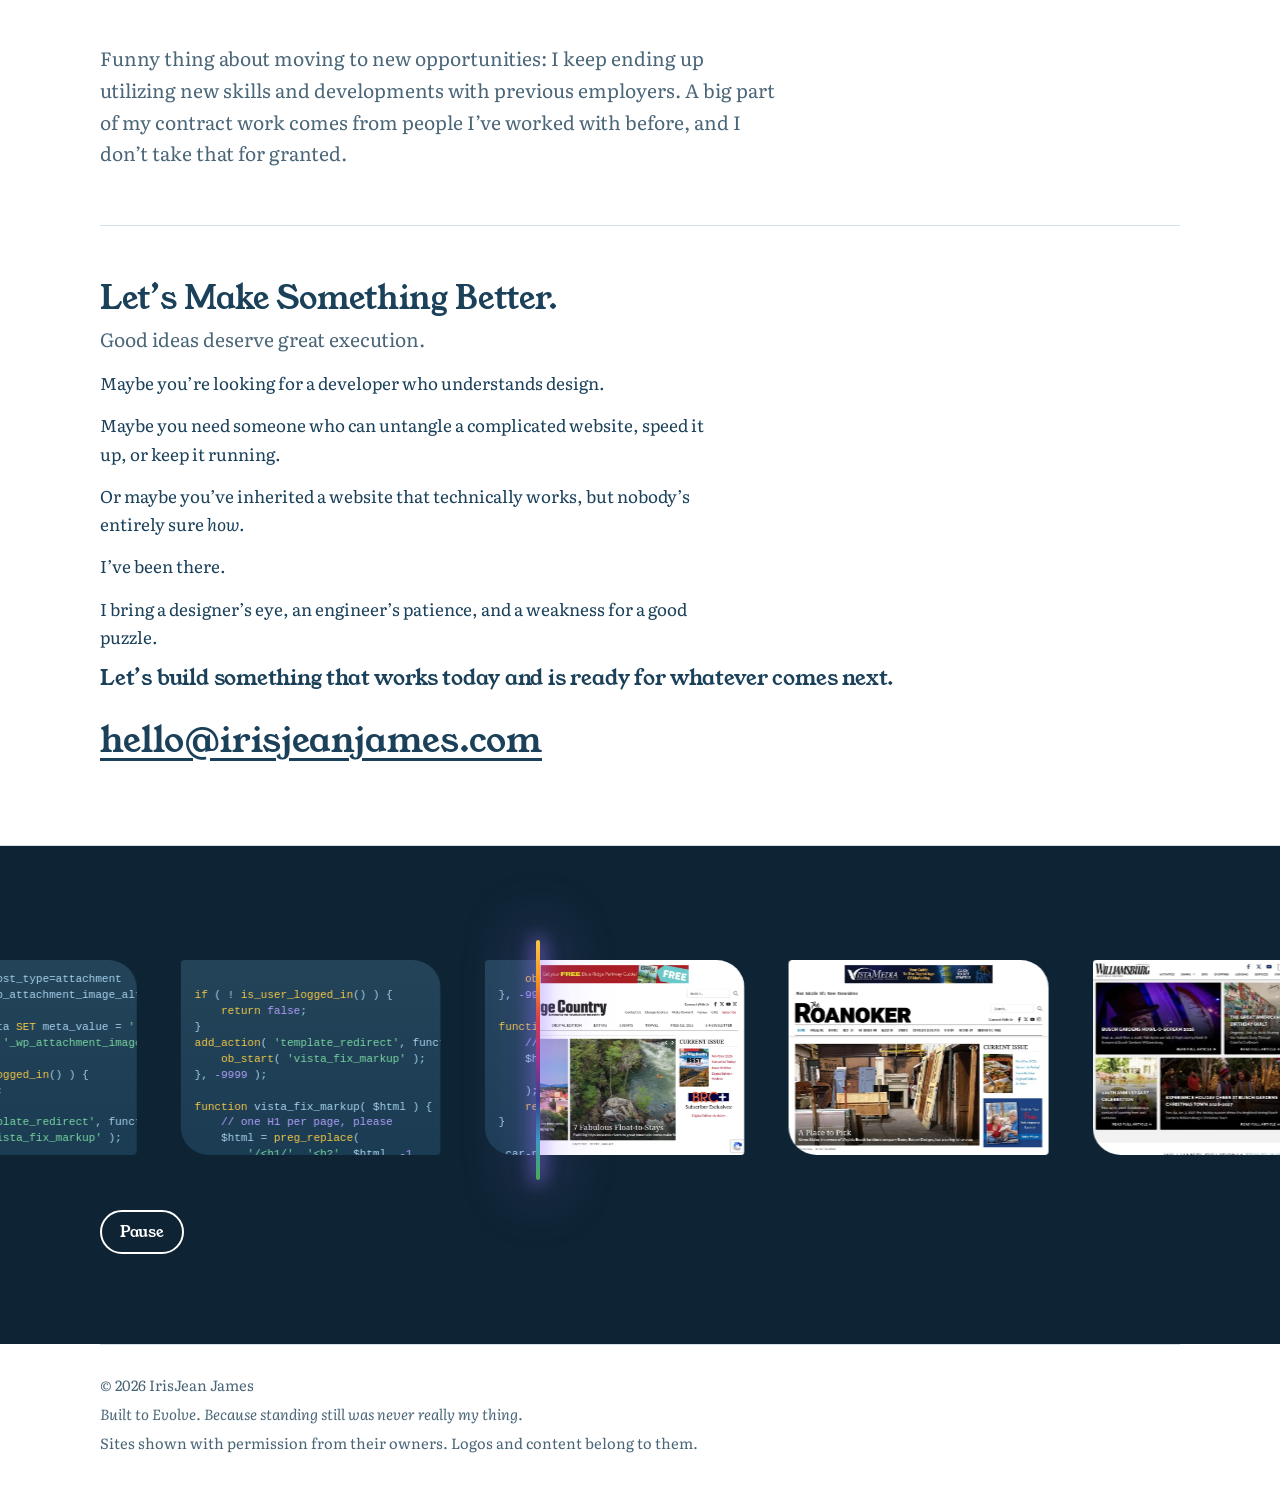
<file: about/index.html>
<!doctype html>
<html lang="en">
<head>
<meta charset="utf-8">
<meta name="viewport" content="width=device-width,initial-scale=1">
<title>About | IrisJean James</title>
<meta name="description" content="IrisJean James has spent more than 32 years in design and more than 12 in web development. Read how she works and where she’s worked, from newspaper art director to WordPress systems engineer.">
<link rel="icon" href="../assets/logo.svg" type="image/svg+xml">
<link rel="stylesheet" href="../styles.css">
</head>
<body>
<script src="../intro.js"></script>
<a class="skip" href="#main">Skip to content</a>
<div class="wrap">
  <header class="top">
    <a class="brand" href="../"><img src="../assets/logo.svg" alt="" width="34" height="34">IrisJean James</a>
    <nav class="nav" aria-label="Main">
      <a href="../#work">Sites</a>
      <a href="../work/">Case studies</a>
      <a href="./" aria-current="page">About</a>
      <a href="#contact">Contact</a>
    </nav>
  </header>
  <main id="main" style="--c:#393d90">
    <a class="crumb" href="../">Back to the portfolio</a>
    <div class="page-hero">
      <h1>About</h1>
          <p class="lede">A little creativity. A lot of problem-solving.</p>
    </div>

    <div class="prose about">
    <section id="how" aria-labelledby="how-h">
      <h2 id="how-h">How I Work</h2>
      <p>I believe great digital experiences happen when design and technology work together not against each other.</p>
      <p>Here’s what that looks like in practice.</p>
      <div class="how how-full">
        <div class="feature" style="--c:#f7c848"><h3>Accessible first. Because good accessibility is good everything.</h3>
          <p>Accessibility is a priority for me, not a cleanup task. I try to understand who actually uses a site, from a traveler on a phone to someone using a keyboard or screen reader to a staff member updating a page at the end of a long day, and build around them.</p>
          <p>It pays off elsewhere, too. Clear structure, real headings and alt text, and fast pages are what search engines and AI-driven search (whatever we’re calling Generative Engine Optimization this month) use to understand a site. Good accessibility is good SEO.</p>
          <p>Sometimes an older site can be coaxed into accessibility. Sometimes it’s better to start fresh. I’ll tell you which one I think it is.</p></div>
        <div style="--c:#3c98c6"><h3>Design is more than decoration.</h3>
          <p>My background in graphic design taught me to think about hierarchy, storytelling, accessibility, and how people actually experience information.</p>
          <p>A beautiful interface is wonderful. A beautiful interface that makes sense? Even better.</p>
          <p>Design is more than the decoration to me. Design filters into how the system works, the structure of where the content lives, and how it’s organized.</p>
        </div>
        
        <div style="--c:#953189"><h3>Build it right. Then build it to last.</h3>
          <p>I love solving problems, but I’d rather not solve the same problem every Tuesday.</p>
          <p>I build things that are easy to look after and can grow with the people using them.</p>
          <p>Because today’s clever workaround shouldn’t become tomorrow’s emergency.</p></div>
        <div style="--c:#48ac58"><h3>The server is part of the story.</h3>
          <p>I don’t stop at the front end.</p>
          <p>Where a site lives matters as much as how it looks. Hosting, backups, security and speed decide whether visitors stay, so I look after those too.</p>
          <p>If something breaks, I want to understand why. If something works, I want to know how to make it better.</p>
          <p>And if something mysteriously fixes itself, <a href="../assets/random/programmer-why.png" class="meme-link" data-alt="Programmer staring at the screen with a confused look in both panels. The top panel shows the programmer saying 'It doesn't work...why?' While the bottom panel shows the programmer saying 'It works...why?'">I’m definitely going to investigate.</a></p></div>
        <div style="--c:#d9394f"><h3>Problem solving is a job requirement.</h3>
          <p>I am not one to review the surface of an issue and move on. I dig deep to understand the root cause and find the best solution. Each challenge is a problem to be solved.</p></div>
        <div style="--c:#393d90"><h3>Knowledge is meant to be shared.</h3>
          <p>Documentation, training, and thoughtful handoffs are part of the job.</p>
          <p>I want the people using the sites and systems I build to feel confident managing them.</p>
          <p>A successful project shouldn’t require a developer standing nearby with a magic wand. A well trained staff should be able to manage the sites and systems I build. I take pride in sharing information freely.</p></div>
        <div class="feature" style="--c:#3c98c6"><h3>In practice</h3>
          <ul><li><strong>I back up first.</strong> Before any change that is hard to undo, I take a copy of the database and settings, and I write down where it is.</li><li><strong>I write it all down.</strong> Every job gets a write-up: the goal, before and after numbers, what changed, what is still open, and what I got wrong.</li><li><strong>I audit for accessibility, not just speed.</strong> Headings, alt text, contrast, keyboard paths, and focus get checked on every site I touch, and the findings go in the same write-up as everything else.</li><li><strong>I fix things so they stay fixed.</strong> Small add-ons and settings instead of changing the theme itself, so an update doesn’t undo the work.</li></ul></div>
      </div>
    </section>

      <section id="road" aria-labelledby="road-h">
        <div class="prose-cols">
        <div class="prose left">
          <h2 id="road-h">The Road So Far</h2>
          <p class="lede">From pixels to platforms. And everything in between.</p>
          <p>I started in print and layout design at a young age, pasting up the yearbook and later the weekly student newspaper using PageMaker (pre InDesign days). By 18 I was a paid editor at the OakLeaves, the student paper at Manchester College (now Manchester University) in Indiana. Later I went back to school at a technical institute in Jacksonville, Florida, for web development and information technology, and graduated summa cum laude and valedictorian.</p>
          <p>Print taught me that typography matters, deadlines are real, and sometimes the smallest details make the biggest difference.</p>
          <p>Design soon became a part of making things look good online. Then I learned that development was just another way to use software to communicate.</p>
          <p>Design became development. Development became accessibility. Accessibility became infrastructure. Infrastructure became security, performance, and an ever-expanding collection of interesting technical challenges.</p>
          <p>Today I build, manage, and fix live websites. Not just the code layer either. I understand the underlying systems that keep them running. I taught myself how to code, and I taught myself command-line interface tools.</p>
          <p class="lede">I still care deeply about how things look.</p>
          <p class="lede">I also care deeply about what happens when nobody’s looking.</p>
        </div>
        <div class="prose right">
          <ol class="exp">
            <li class="job" style="--c:#393d90">
              <p class="when">October 2025 – Present</p>
              <span class="rail" aria-hidden="true"></span>
              <div class="card">
                <h3>Senior Web Developer &amp; Systems Engineer</h3>
                <p class="where">VistaMedia, Inc. · Contract</p>
                <details name="career" open>
                  <summary>What I did<span class="sr">: Senior Web Developer &amp; Systems Engineer, VistaMedia, Inc. · Contract</span></summary>
                  <div class="more-body">
                <p>I look after the technical side of about 120 WordPress websites: development, servers and hosting, security, backups, speed, accessibility, and the occasional emergency.</p>
                <p>I also built tools that audit every site’s health and turn the findings into a to-do list.</p>
                  </div>
                </details>
              </div>
            </li>
            <li class="job" style="--c:#3c98c6">
              <p class="when">January – October 2025</p>
              <span class="rail" aria-hidden="true"></span>
              <div class="card">
                <h3>Technical Account Manager</h3>
                <p class="where">Newspack, Automattic</p>
                <details name="career">
                  <summary>What I did<span class="sr">: Technical Account Manager, Newspack, Automattic</span></summary>
                  <div class="more-body">
                <p>I helped more than 300 news publishers with the technical side of publishing: WordPress, integrations, analytics, and workflows.</p>
                <p>Over 500 issues resolved and a 95% satisfaction rating taught me that the best technical answer is useless if nobody understands it.</p>
                  </div>
                </details>
              </div>
            </li>
            <li class="job" style="--c:#48ac58">
              <p class="when">2019 – January 2025</p>
              <span class="rail" aria-hidden="true"></span>
              <div class="card">
                <h3>Senior Web Developer &amp; Systems Engineer</h3>
                <p class="where">VistaGraphics, Inc. and Vista Digital Agency (now VistaMedia, Inc.)</p>
                <details name="career">
                  <summary>What I did<span class="sr">: Senior Web Developer &amp; Systems Engineer, VistaGraphics, Inc. and Vista Digital Agency (now VistaMedia, Inc.)</span></summary>
                  <div class="more-body">
                <p>I started as a contract lead designer on the print side, then was hired onto the web team and helped build, maintain, and modernize more than 120 websites in publishing, tourism, hospitality, and entertainment.</p>
                <p>Highlights: a WordPress network for a franchise, more than 60 accessibility-focused websites, and 85 websites moved to Google Analytics 4.</p>
                <p>The rest was hosting, troubleshooting, and figuring out why something worked perfectly yesterday and changed its mind overnight.</p>
                  </div>
                </details>
              </div>
            </li>
            <li class="job" style="--c:#f7941d">
              <p class="when">2013 – 2018</p>
              <span class="rail" aria-hidden="true"></span>
              <div class="card">
                <h3>Graphic Designer &amp; Special Research</h3>
                <p class="where">ActionPages · Remote from 2015</p>
                <details name="career">
                  <summary>What I did<span class="sr">: Graphic Designer &amp; Special Research, ActionPages</span></summary>
                  <div class="more-body">
                <p>I designed an average of 50 to 75 ads a day for local telephone directories, working with clients to get their content and approval.</p>
                <p>I also researched and wrote the special sections: local government, schools, recycling, and activity guides.</p>
                  </div>
                </details>
              </div>
            </li>
            <li class="job" style="--c:#d9394f">
              <p class="when">2007 – 2016</p>
              <span class="rail" aria-hidden="true"></span>
              <div class="card">
                <h3>Art Director, Production Manager, Web Developer</h3>
                <p class="where">Dive News Network</p>
                <details name="career">
                  <summary>What I did<span class="sr">: Art Director, Production Manager, Web Developer, Dive News Network, Full time until 2013, then part-time contract until 2016</span></summary>
                  <div class="more-body">
                <p>Before I was worrying about server configurations, I was worrying about the perfect font choice.</p>
                <p>I led creative and digital work for a company with 5 regional scuba diving publications, 2 dive and travel expos, and websites with social media to match: editorial design, advertising design, branding, websites, and digital strategy. Working with industry professionals and local dive enthusiasts, tourism beaureaus from around the world, and technical divers within the industry contributed to my beginning years as a professional. I have many names I could drop of who I got to work with during my tenure at Dive News Network, but I'll save that for another time.</p>
                <p>And yes, I still can spend an inordinate amount of time picking out the exact right font.</p>
                  </div>
                </details>
              </div>
            </li>
          </ol>
 
          </div>
        </div>
      <p class="lede">Funny thing about moving to new opportunities: I keep ending up utilizing new skills and developments with previous employers. A big part of my contract work comes from people I’ve worked with before, and I don’t take that for granted.</p>
      </section>


   <section id="contact" class="contact" aria-labelledby="contact-h">
      <h2 id="contact-h">Let’s Make Something Better.</h2>
      <p class="lede">Good ideas deserve great execution.</p>
      <p>Maybe you’re looking for a developer who understands design.</p>
      <p>Maybe you need someone who can untangle a complicated website, speed it up, or keep it running.</p>
      <p>Or maybe you’ve inherited a website that technically works, but nobody’s entirely sure <em>how</em>.</p>
      <p>I’ve been there.</p>
      <p>I bring a designer’s eye, an engineer’s patience, and a weakness for a good puzzle.</p>
      <p class="pull"><strong>Let’s build something that works today and is ready for whatever comes next.</strong></p>
      <a class="mail" href="mailto:hello@irisjeanjames.com">hello@irisjeanjames.com</a>
    </section>
    </div>
  </main>
</div>
<div class="wrap">
  <footer>
    <p>&copy; 2026 IrisJean James</p>
    <p class="closing">Built to Evolve. Because standing still was never really my thing.</p>
    <p>Sites shown with permission from their owners. Logos and content belong to them.</p>
  </footer>
</div>
<script src="../beam.js"></script>
<script src="../lightbox.js"></script>
</body>
</html>
</file>
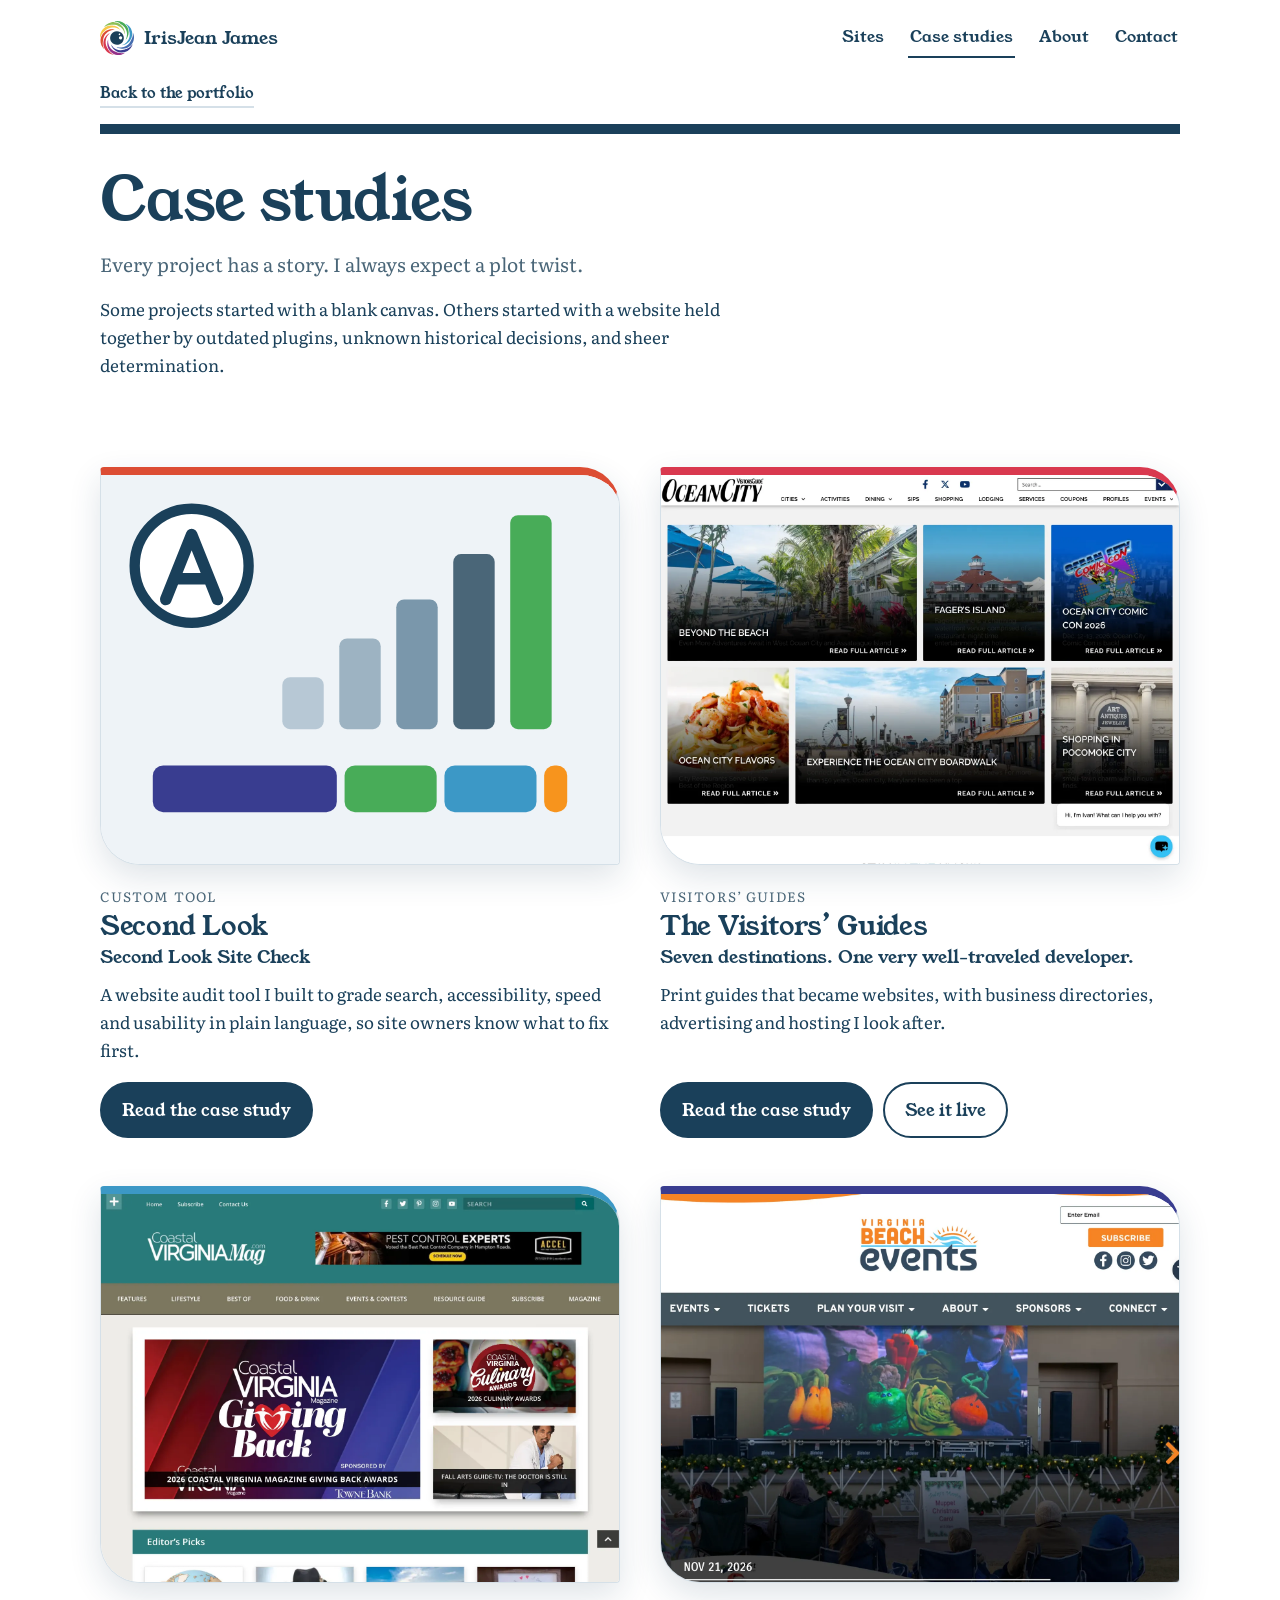
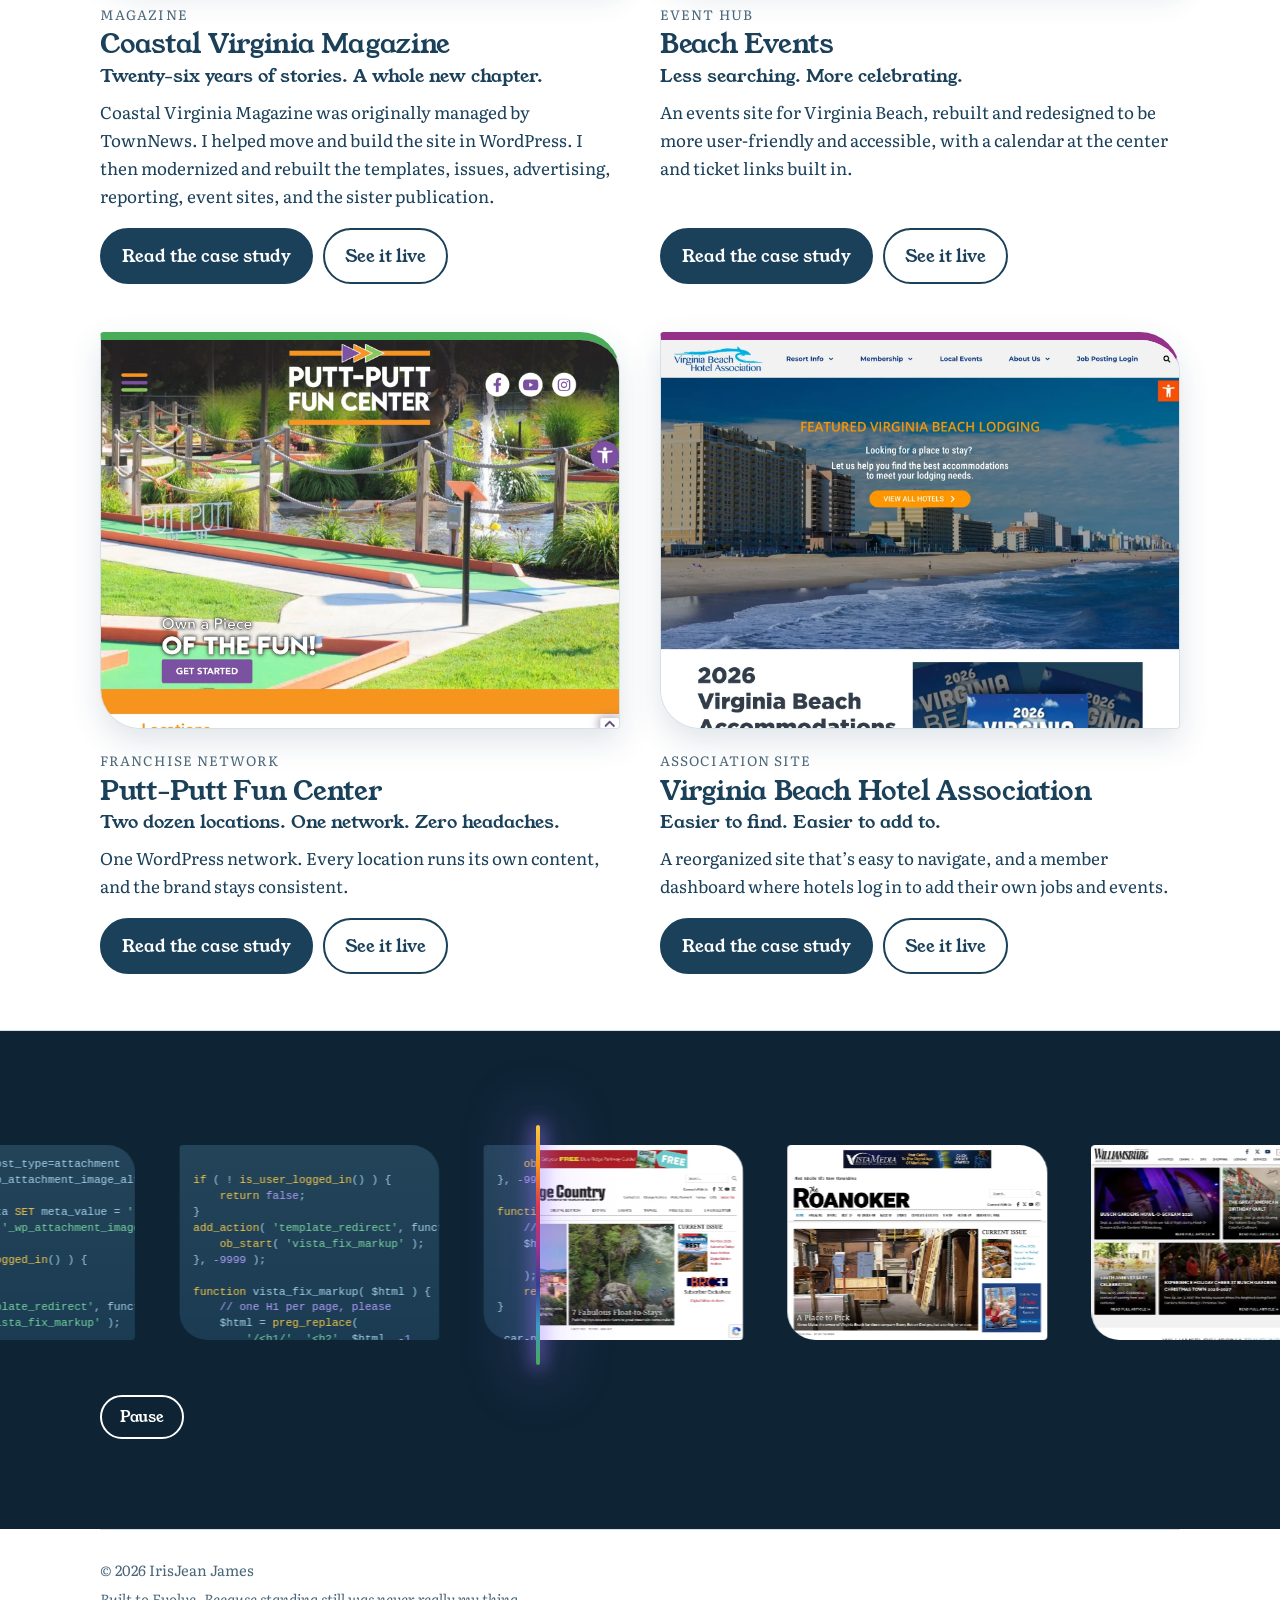
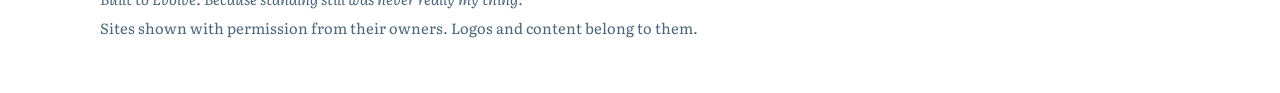
<file: work/index.html>
<!doctype html>
<html lang="en">
<head>
<meta charset="utf-8">
<meta name="viewport" content="width=device-width,initial-scale=1">
<title>Case studies | IrisJean James</title>
<meta name="description" content="Six projects, each with a story: a franchise network, a magazine, an events site, a hotel association, the visitors’ guides, and my own website audit tool.">
<link rel="icon" href="../assets/logo.svg" type="image/svg+xml">
<link rel="stylesheet" href="../styles.css">
<style>
.cs-grid{display:grid;grid-template-columns:repeat(2,minmax(0,1fr));gap:48px 40px;list-style:none;margin:34px 0 0;padding:0}
.cs-card{display:flex;flex-direction:column;margin:0}
.cs-shot{margin:0 0 20px}
.cs-shot .frame{border:1px solid var(--line);border-top:8px solid var(--c);border-radius:4px 40px 4px 40px;overflow:hidden;background:#fff;box-shadow:0 12px 32px rgba(26,64,90,.14)}
.cs-shot img{display:block;width:100%;height:auto;aspect-ratio:4/3;object-fit:cover;object-position:top left}
.cs-kick{margin:0 0 .3rem;font-size:.85rem;letter-spacing:.08em;text-transform:uppercase;color:var(--ink-soft)}
.cs-card h2{margin:0 0 .3rem;font-size:1.7rem}
.cs-tag{margin:0 0 .6rem;font:400 1.15rem/1.3 var(--display);color:var(--ink)}
.cs-d{margin:0 0 1.1rem;max-width:62ch}
.cs-row{display:flex;flex-wrap:wrap;gap:10px;margin-top:auto}
@media (max-width:800px){.cs-grid{grid-template-columns:1fr;gap:44px}}
</style>
</head>
<body>
<script src="../intro.js"></script>
<a class="skip" href="#main">Skip to content</a>
<div class="wrap">
  <header class="top">
    <a class="brand" href="../"><img src="../assets/logo.svg" alt="" width="34" height="34">IrisJean James</a>
    <nav class="nav" aria-label="Main">
      <a href="../#work">Sites</a>
      <a href="./" aria-current="page">Case studies</a>
      <a href="../about/">About</a>
      <a href="../#contact">Contact</a>
    </nav>
  </header>
  <main id="main" style="--c:#1a405a">
    <a class="crumb" href="../">Back to the portfolio</a>
    <div class="page-hero">
      <h1>Case studies</h1>
      <p class="lede">Every project has a story. I always expect a plot twist.</p>
      <p>Some projects started with a blank canvas. Others started with a website held together by outdated plugins, unknown historical decisions, and sheer determination.</p>
    </div>
    <ul class="cs-grid">
          <li class="cs-card" style="--c:#dc4d34">
            <figure class="cs-shot"><div class="frame"><img src="../assets/shots/vista-audit.svg" alt="Illustration of a grade bar split into four sections, an A badge, and bars rising from short to tall" width="1600" height="1200" loading="lazy"></div></figure>
            <p class="cs-kick">Custom tool</p>
            <h2>Second Look</h2>
            <p class="cs-tag">Second Look Site Check</p>
            <p class="cs-d">A website audit tool I built to grade search, accessibility, speed and usability in plain language, so site owners know what to fix first.</p>
            <div class="cs-row"><a class="btn solid" href="custom-audit/">Read the case study<span class="sr">: Second Look Site Check</span></a></div>
          </li>
          <li class="cs-card" style="--c:#d9394f">
            <figure class="cs-shot"><div class="frame"><img src="../assets/shots/oceancity.guide.webp" alt="Home page of the Ocean City Visitors Guide website" width="1600" height="1200" loading="lazy"></div></figure>
            <p class="cs-kick">Visitors’ guides</p>
            <h2>The Visitors’ Guides</h2>
            <p class="cs-tag">Seven destinations. One very well-traveled developer.</p>
            <p class="cs-d">Print guides that became websites, with business directories, advertising and hosting I look after.</p>
            <div class="cs-row"><a class="btn solid" href="visitor-guides/">Read the case study<span class="sr">: The Visitors’ Guides</span></a><a class="btn" href="https://oceancity.guide/" target="_blank" rel="noopener">See it live<span class="sr">: Ocean City guide (opens in a new tab)</span></a></div>
          </li>
          <li class="cs-card" style="--c:#3c98c6">
            <figure class="cs-shot"><div class="frame"><img src="../assets/shots/coastalvirginiamag.com.webp" alt="Home page of the Coastal Virginia Magazine website" width="1600" height="1200" loading="lazy"></div></figure>
            <p class="cs-kick">Magazine</p>
            <h2>Coastal Virginia Magazine</h2>
            <p class="cs-tag">Twenty-six years of stories. A whole new chapter.</p>
            <p class="cs-d">Coastal Virginia Magazine was originally managed by TownNews. I helped move and build the site in WordPress. I then modernized and rebuilt the templates, issues, advertising, reporting, event sites, and the sister publication.</p>
            <div class="cs-row"><a class="btn solid" href="coastal-virginia-magazine/">Read the case study<span class="sr">: Coastal Virginia Magazine</span></a><a class="btn" href="https://coastalvirginiamag.com/" target="_blank" rel="noopener">See it live<span class="sr">: Coastal Virginia Magazine (opens in a new tab)</span></a></div>
          </li>
          <li class="cs-card" style="--c:#393d90">
            <figure class="cs-shot"><div class="frame"><img src="../assets/shots/beacheventsvb.com.webp" alt="Home page of the Beach Events Virginia Beach website" width="1600" height="1200" loading="lazy"></div></figure>
            <p class="cs-kick">Event hub</p>
            <h2>Beach Events</h2>
            <p class="cs-tag">Less searching. More celebrating.</p>
            <p class="cs-d">An events site for Virginia Beach, rebuilt and redesigned to be more user-friendly and accessible, with a calendar at the center and ticket links built in.</p>
            <div class="cs-row"><a class="btn solid" href="beach-events/">Read the case study<span class="sr">: Beach Events</span></a><a class="btn" href="https://beacheventsvb.com/" target="_blank" rel="noopener">See it live<span class="sr">: Beach Events (opens in a new tab)</span></a></div>
          </li>
          <li class="cs-card" style="--c:#48ac58">
            <figure class="cs-shot"><div class="frame"><img src="../assets/shots/puttputt.com.webp" alt="Home page of the Putt-Putt Fun Center website" width="1600" height="1200" loading="lazy"></div></figure>
            <p class="cs-kick">Franchise network</p>
            <h2>Putt-Putt Fun Center</h2>
            <p class="cs-tag">Two dozen locations. One network. Zero headaches.</p>
            <p class="cs-d">One WordPress network. Every location runs its own content, and the brand stays consistent.</p>
            <div class="cs-row"><a class="btn solid" href="putt-putt/">Read the case study<span class="sr">: Putt-Putt Fun Center</span></a><a class="btn" href="https://puttputt.com/" target="_blank" rel="noopener">See it live<span class="sr">: Putt-Putt Fun Center (opens in a new tab)</span></a></div>
          </li>
          <li class="cs-card" style="--c:#953189">
            <figure class="cs-shot"><div class="frame"><img src="../assets/shots/virginiabeachhotelassociation.com.webp" alt="Home page of the Virginia Beach Hotel Association website" width="1600" height="1200" loading="lazy"></div></figure>
            <p class="cs-kick">Association site</p>
            <h2>Virginia Beach Hotel Association</h2>
            <p class="cs-tag">Easier to find. Easier to add to.</p>
            <p class="cs-d">A reorganized site that’s easy to navigate, and a member dashboard where hotels log in to add their own jobs and events.</p>
            <div class="cs-row"><a class="btn solid" href="vbha/">Read the case study<span class="sr">: Virginia Beach Hotel Association</span></a><a class="btn" href="https://virginiabeachhotelassociation.com/" target="_blank" rel="noopener">See it live<span class="sr">: Virginia Beach Hotel Association (opens in a new tab)</span></a></div>
          </li>
    </ul>
  </main>
</div>
<div class="wrap">
  <footer>
    <p>&copy; 2026 IrisJean James</p>
    <p class="closing">Built to Evolve. Because standing still was never really my thing.</p>
    <p>Sites shown with permission from their owners. Logos and content belong to them.</p>
  </footer>
</div>
<script src="../beam.js"></script>
</body>
</html>
</file>
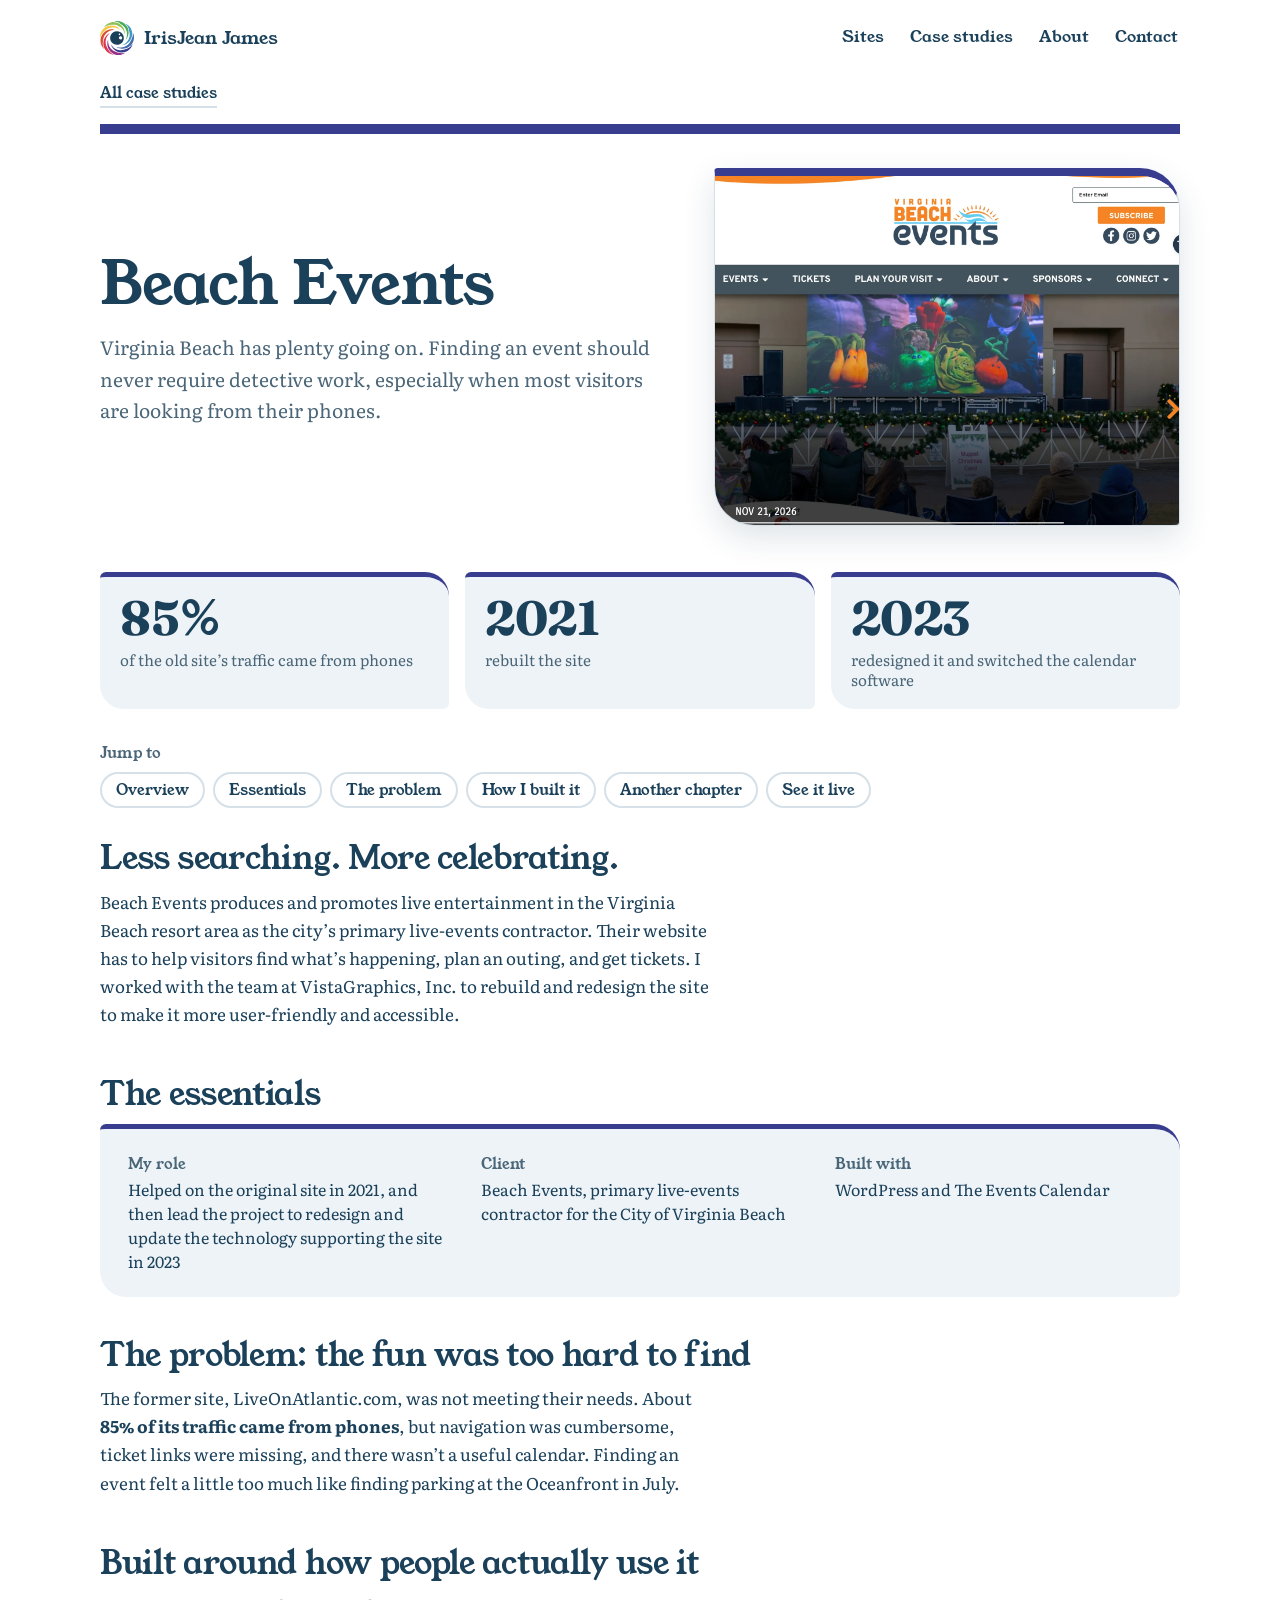
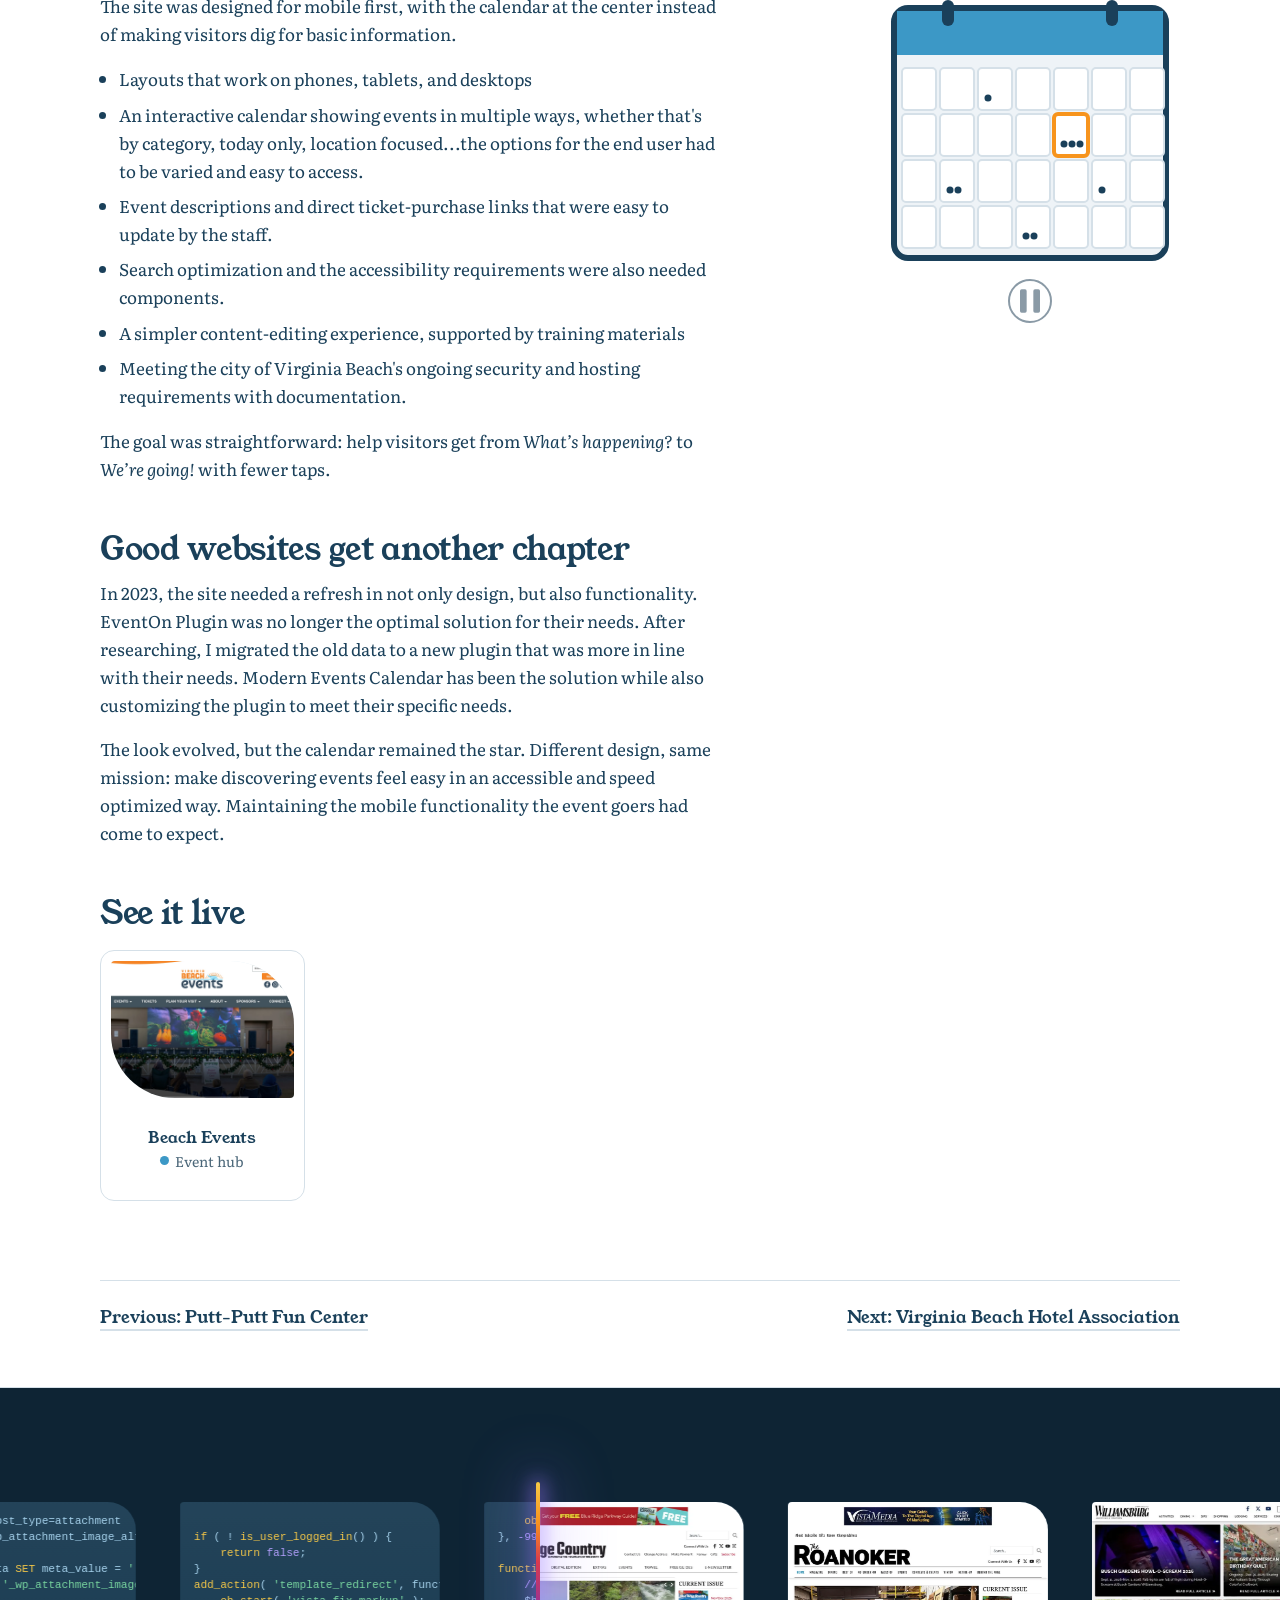
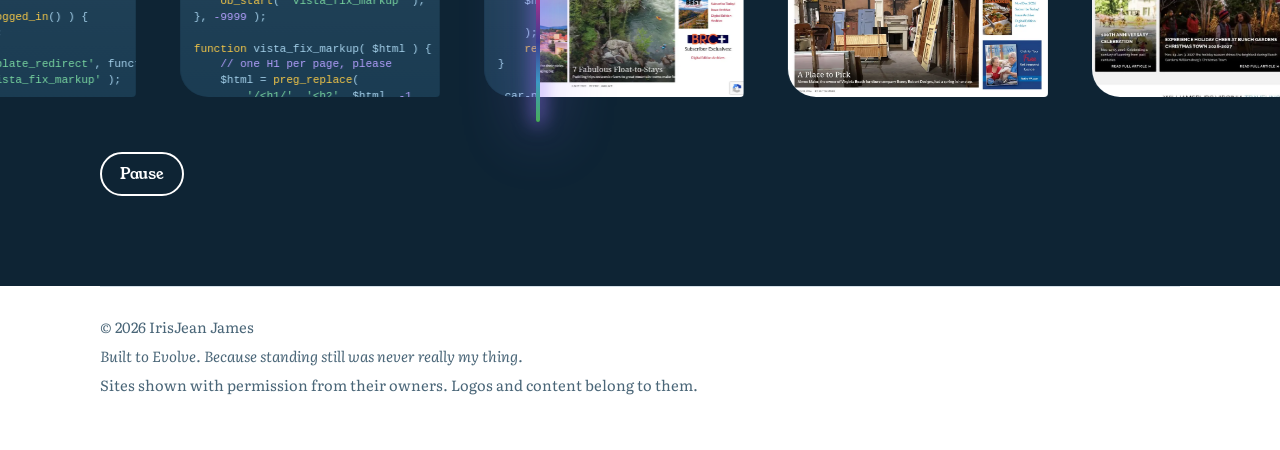
<file: work/beach-events/index.html>
<!doctype html>
<html lang="en">
<head>
<meta charset="utf-8">
<meta name="viewport" content="width=device-width,initial-scale=1">
<title>Beach Events | IrisJean James</title>
<meta name="description" content="A mobile-first events site for Virginia Beach, built around an interactive calendar with ticket links.">
<link rel="icon" href="../../assets/logo.svg" type="image/svg+xml">
<link rel="stylesheet" href="../../styles.css">
</head>
<body>
<script src="../../intro.js"></script>
<a class="skip" href="#main">Skip to content</a>
<div class="wrap">
  <header class="top">
    <a class="brand" href="../../"><img src="../../assets/logo.svg" alt="" width="34" height="34">IrisJean James</a>
    <nav class="nav" aria-label="Main">
      <a href="../../#work">Sites</a>
      <a href="../">Case studies</a>
      <a href="../../about/">About</a>
      <a href="../../#contact">Contact</a>
    </nav>
  </header>
  <main id="main" style="--c:#393d90">
    <a class="crumb" href="../">All case studies</a>
    <div class="page-hero has-shot">
      <div>
        <h1>Beach Events</h1>
        <p class="lede">Virginia Beach has plenty going on. Finding an event should never require detective work, especially when most visitors are looking from their phones.</p>
      </div>
      <figure class="heroshot"><div class="frame"><img src="../../assets/shots/beacheventsvb.com.webp" alt="The Beach Events home page: the Virginia Beach Events logo, a menu with Events, Tickets and Plan Your Visit, and a photo of an outdoor movie screening" width="1600" height="1200"></div></figure>
    </div>

    <div class="prose">
      <ul class="stats" aria-label="Key numbers">
        <li class="stat"><b>85%</b><span>of the old site’s traffic came from phones</span></li>
        <li class="stat"><b>2021</b><span>rebuilt the site</span></li>
        <li class="stat"><b>2023</b><span>redesigned it and switched the calendar software</span></li>
      </ul>
      <nav class="jump" aria-label="On this page">
        <p>Jump to</p>
        <ul><li><a href="#j-overview">Overview</a></li><li><a href="#j-essentials">Essentials</a></li><li><a href="#j-the-problem">The problem</a></li><li><a href="#j-how-i-built-it">How I built it</a></li><li><a href="#j-another-chapter">Another chapter</a></li><li><a href="#j-see-it-live">See it live</a></li></ul>
      </nav>
      <section>
        <h2 id="j-overview">Less searching. More celebrating.</h2>
        <p>Beach Events produces and promotes live entertainment in the Virginia Beach resort area as the city’s primary live-events contractor. Their website has to help visitors find what’s happening, plan an outing, and get tickets. I worked with the team at VistaGraphics, Inc. to rebuild and redesign the site to make it more user-friendly and accessible.</p>
      </section>

      <section class="factsec">
        <h2 id="j-essentials">The essentials</h2>
        <dl class="facts">
        <div><dt>My role</dt><dd>Helped on the original site in 2021, and then lead the project to redesign and update the technology supporting the site in 2023</dd></div>
        <div><dt>Client</dt><dd>Beach Events, primary live-events contractor for the City of Virginia Beach</dd></div>
        <div><dt>Built with</dt><dd>WordPress and The Events Calendar</dd></div>
        </dl>
      </section>

      <section>
        <h2 id="j-the-problem">The problem: the fun was too hard to find</h2>
        <p>The former site, LiveOnAtlantic.com, was not meeting their needs. About <strong>85% of its traffic came from phones</strong>, but navigation was cumbersome, ticket links were missing, and there wasn’t a useful calendar. Finding an event felt a little too much like finding parking at the Oceanfront in July.</p>
      </section>

      <section>
                <h2 id="j-how-i-built-it">Built around how people actually use it</h2>
        <div class="split">
          <div class="deco" data-motion><svg viewBox="0 0 300 270" width="300" height="270" aria-hidden="true" focusable="false"><rect x="14" y="10" width="272" height="250" rx="14" fill="#eef3f7" stroke="#1a405a" stroke-width="6"/><path d="M17 13h266v44H17z" fill="#3c98c6"/><rect x="62" y="2" width="12" height="26" rx="6" fill="#1a405a"/><rect x="226" y="2" width="12" height="26" rx="6" fill="#1a405a"/><rect x="22" y="70" width="34" height="42" rx="4" fill="#fff" stroke="#d5e0e8" stroke-width="2"/><rect x="60" y="70" width="34" height="42" rx="4" fill="#fff" stroke="#d5e0e8" stroke-width="2"/><rect x="98" y="70" width="34" height="42" rx="4" fill="#fff" stroke="#d5e0e8" stroke-width="2"/><rect x="136" y="70" width="34" height="42" rx="4" fill="#fff" stroke="#d5e0e8" stroke-width="2"/><rect x="174" y="70" width="34" height="42" rx="4" fill="#fff" stroke="#d5e0e8" stroke-width="2"/><rect x="212" y="70" width="34" height="42" rx="4" fill="#fff" stroke="#d5e0e8" stroke-width="2"/><rect x="250" y="70" width="34" height="42" rx="4" fill="#fff" stroke="#d5e0e8" stroke-width="2"/><rect x="22" y="116" width="34" height="42" rx="4" fill="#fff" stroke="#d5e0e8" stroke-width="2"/><rect x="60" y="116" width="34" height="42" rx="4" fill="#fff" stroke="#d5e0e8" stroke-width="2"/><rect x="98" y="116" width="34" height="42" rx="4" fill="#fff" stroke="#d5e0e8" stroke-width="2"/><rect x="136" y="116" width="34" height="42" rx="4" fill="#fff" stroke="#d5e0e8" stroke-width="2"/><rect x="174" y="116" width="34" height="42" rx="4" fill="#fff" stroke="#d5e0e8" stroke-width="2"/><rect x="212" y="116" width="34" height="42" rx="4" fill="#fff" stroke="#d5e0e8" stroke-width="2"/><rect x="250" y="116" width="34" height="42" rx="4" fill="#fff" stroke="#d5e0e8" stroke-width="2"/><rect x="22" y="162" width="34" height="42" rx="4" fill="#fff" stroke="#d5e0e8" stroke-width="2"/><rect x="60" y="162" width="34" height="42" rx="4" fill="#fff" stroke="#d5e0e8" stroke-width="2"/><rect x="98" y="162" width="34" height="42" rx="4" fill="#fff" stroke="#d5e0e8" stroke-width="2"/><rect x="136" y="162" width="34" height="42" rx="4" fill="#fff" stroke="#d5e0e8" stroke-width="2"/><rect x="174" y="162" width="34" height="42" rx="4" fill="#fff" stroke="#d5e0e8" stroke-width="2"/><rect x="212" y="162" width="34" height="42" rx="4" fill="#fff" stroke="#d5e0e8" stroke-width="2"/><rect x="250" y="162" width="34" height="42" rx="4" fill="#fff" stroke="#d5e0e8" stroke-width="2"/><rect x="22" y="208" width="34" height="42" rx="4" fill="#fff" stroke="#d5e0e8" stroke-width="2"/><rect x="60" y="208" width="34" height="42" rx="4" fill="#fff" stroke="#d5e0e8" stroke-width="2"/><rect x="98" y="208" width="34" height="42" rx="4" fill="#fff" stroke="#d5e0e8" stroke-width="2"/><rect x="136" y="208" width="34" height="42" rx="4" fill="#fff" stroke="#d5e0e8" stroke-width="2"/><rect x="174" y="208" width="34" height="42" rx="4" fill="#fff" stroke="#d5e0e8" stroke-width="2"/><rect x="212" y="208" width="34" height="42" rx="4" fill="#fff" stroke="#d5e0e8" stroke-width="2"/><rect x="250" y="208" width="34" height="42" rx="4" fill="#fff" stroke="#d5e0e8" stroke-width="2"/><circle cx="108" cy="100" r="3.5" fill="#1a405a"/><circle cx="184" cy="146" r="3.5" fill="#1a405a"/><circle cx="192" cy="146" r="3.5" fill="#1a405a"/><circle cx="200" cy="146" r="3.5" fill="#1a405a"/><circle cx="70" cy="192" r="3.5" fill="#1a405a"/><circle cx="78" cy="192" r="3.5" fill="#1a405a"/><circle cx="222" cy="192" r="3.5" fill="#1a405a"/><circle cx="146" cy="238" r="3.5" fill="#1a405a"/><circle cx="154" cy="238" r="3.5" fill="#1a405a"/><rect class="ring" x="174" y="116" width="34" height="42" rx="4" fill="none" stroke="#f7941d" stroke-width="4"/></svg></div>
          <div>
            <p>The site was designed for mobile first, with the calendar at the center instead of making visitors dig for basic information.</p>
            <ul><li>Layouts that work on phones, tablets, and desktops</li><li>An interactive calendar showing events in multiple ways, whether that's by category, today only, location focused...the options for the end user had to be varied and easy to access.</li><li>Event descriptions and direct ticket-purchase links that were easy to update by the staff.</li><li>Search optimization and the accessibility requirements were also needed components.</li><li>A simpler content-editing experience, supported by training materials</li><li>Meeting the city of Virginia Beach's ongoing security and hosting requirements with documentation.</li></ul>
            <p>The goal was straightforward: help visitors get from <em>What’s happening?</em> to <em>We’re going!</em> with fewer taps.</p>
          </div>
        </div>
      </section>

      <section>
        <h2 id="j-another-chapter">Good websites get another chapter</h2>
        <p>In 2023, the site needed a refresh in not only design, but also functionality. EventOn Plugin was no longer the optimal solution for their needs. After researching, I migrated the old data to a new plugin that was more in line with their needs. Modern Events Calendar has been the solution while also customizing the plugin to meet their specific needs. </p>
        <p>The look evolved, but the calendar remained the star. Different design, same mission: make discovering events feel easy in an accessible and speed optimized way. Maintaining the mobile functionality the event goers had come to expect.</p>
      </section>

      <section>
        <h2 id="j-see-it-live">See it live</h2>
        <ul class="tiles">
<li><a class="tile" style="--c:#3c98c6" href="https://beacheventsvb.com" target="_blank" rel="noopener" aria-label="Beach Events, beacheventsvb.com (opens in a new tab)"><span class="shot"><span class="petal" style="--r:0deg"><span>B</span></span><img src="../../assets/shots/beacheventsvb.com.webp" alt="" loading="lazy" width="960" height="720"></span><span class="meta"><b>Beach Events</b><small><i class="dot"></i>Event hub</small></span></a></li>
</ul>
      </section>
    </div>

    <nav class="pager" aria-label="Case studies"><a href="../putt-putt/">Previous: Putt-Putt Fun Center</a><a href="../vbha/">Next: Virginia Beach Hotel Association</a></nav>
  </main>
</div>
<div class="wrap">
  <footer>
    <p>&copy; 2026 IrisJean James</p>
    <p class="closing">Built to Evolve. Because standing still was never really my thing.</p>
    <p>Sites shown with permission from their owners. Logos and content belong to them.</p>
  </footer>
</div>
<script src="../../motion.js"></script>
<script src="../../beam.js"></script>
</body>
</html>
</file>
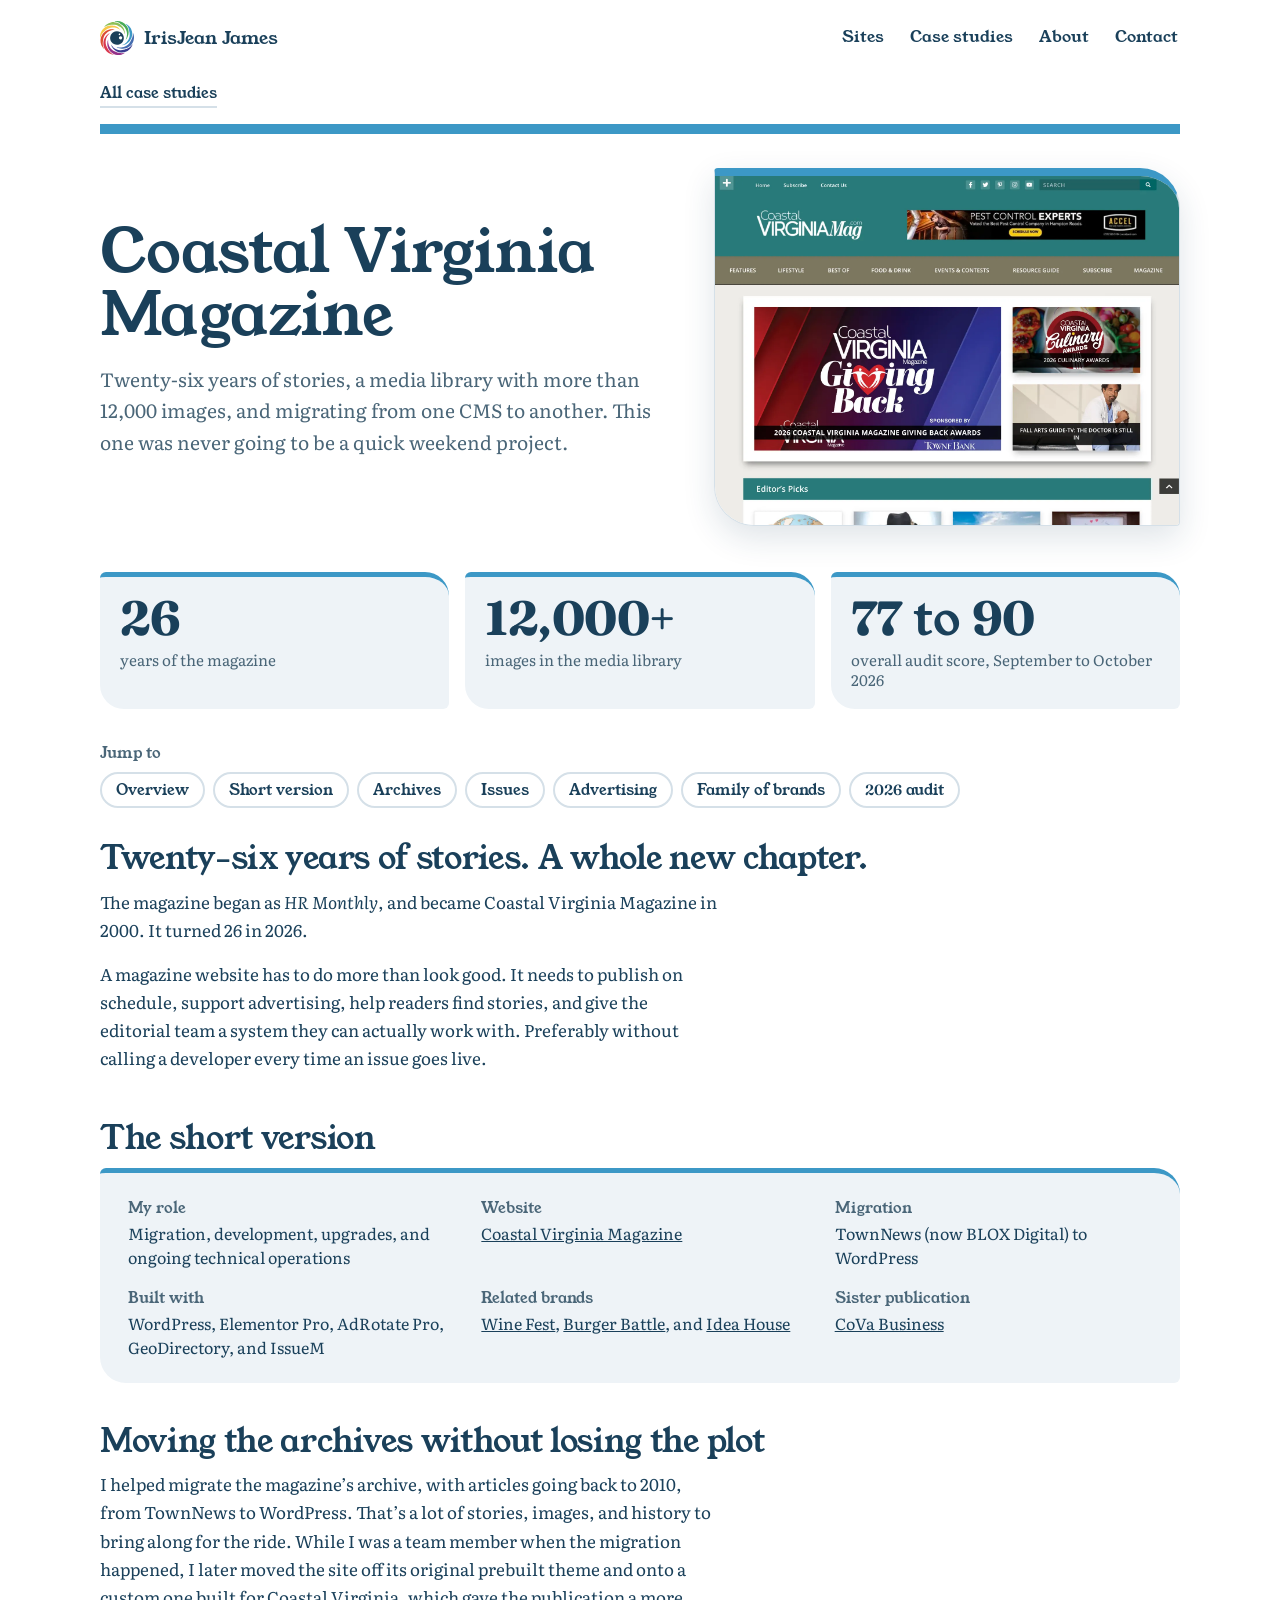
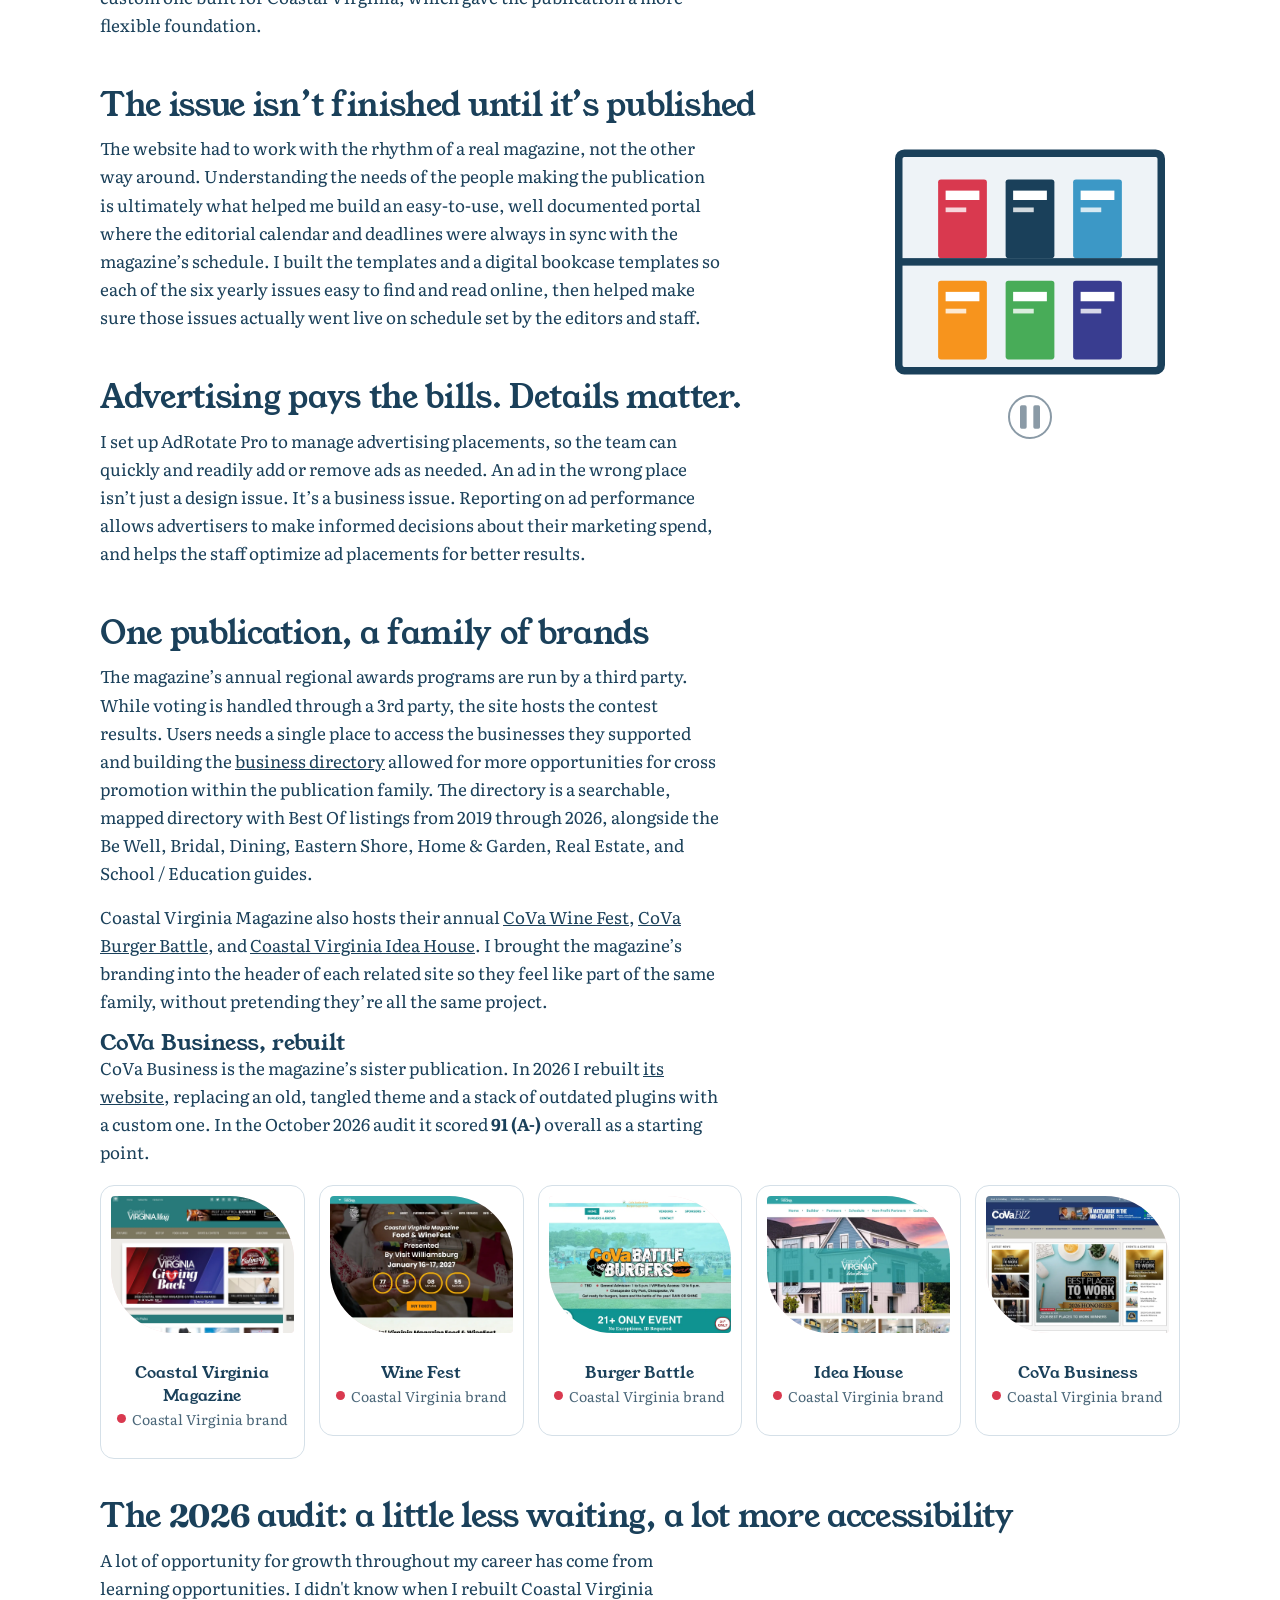
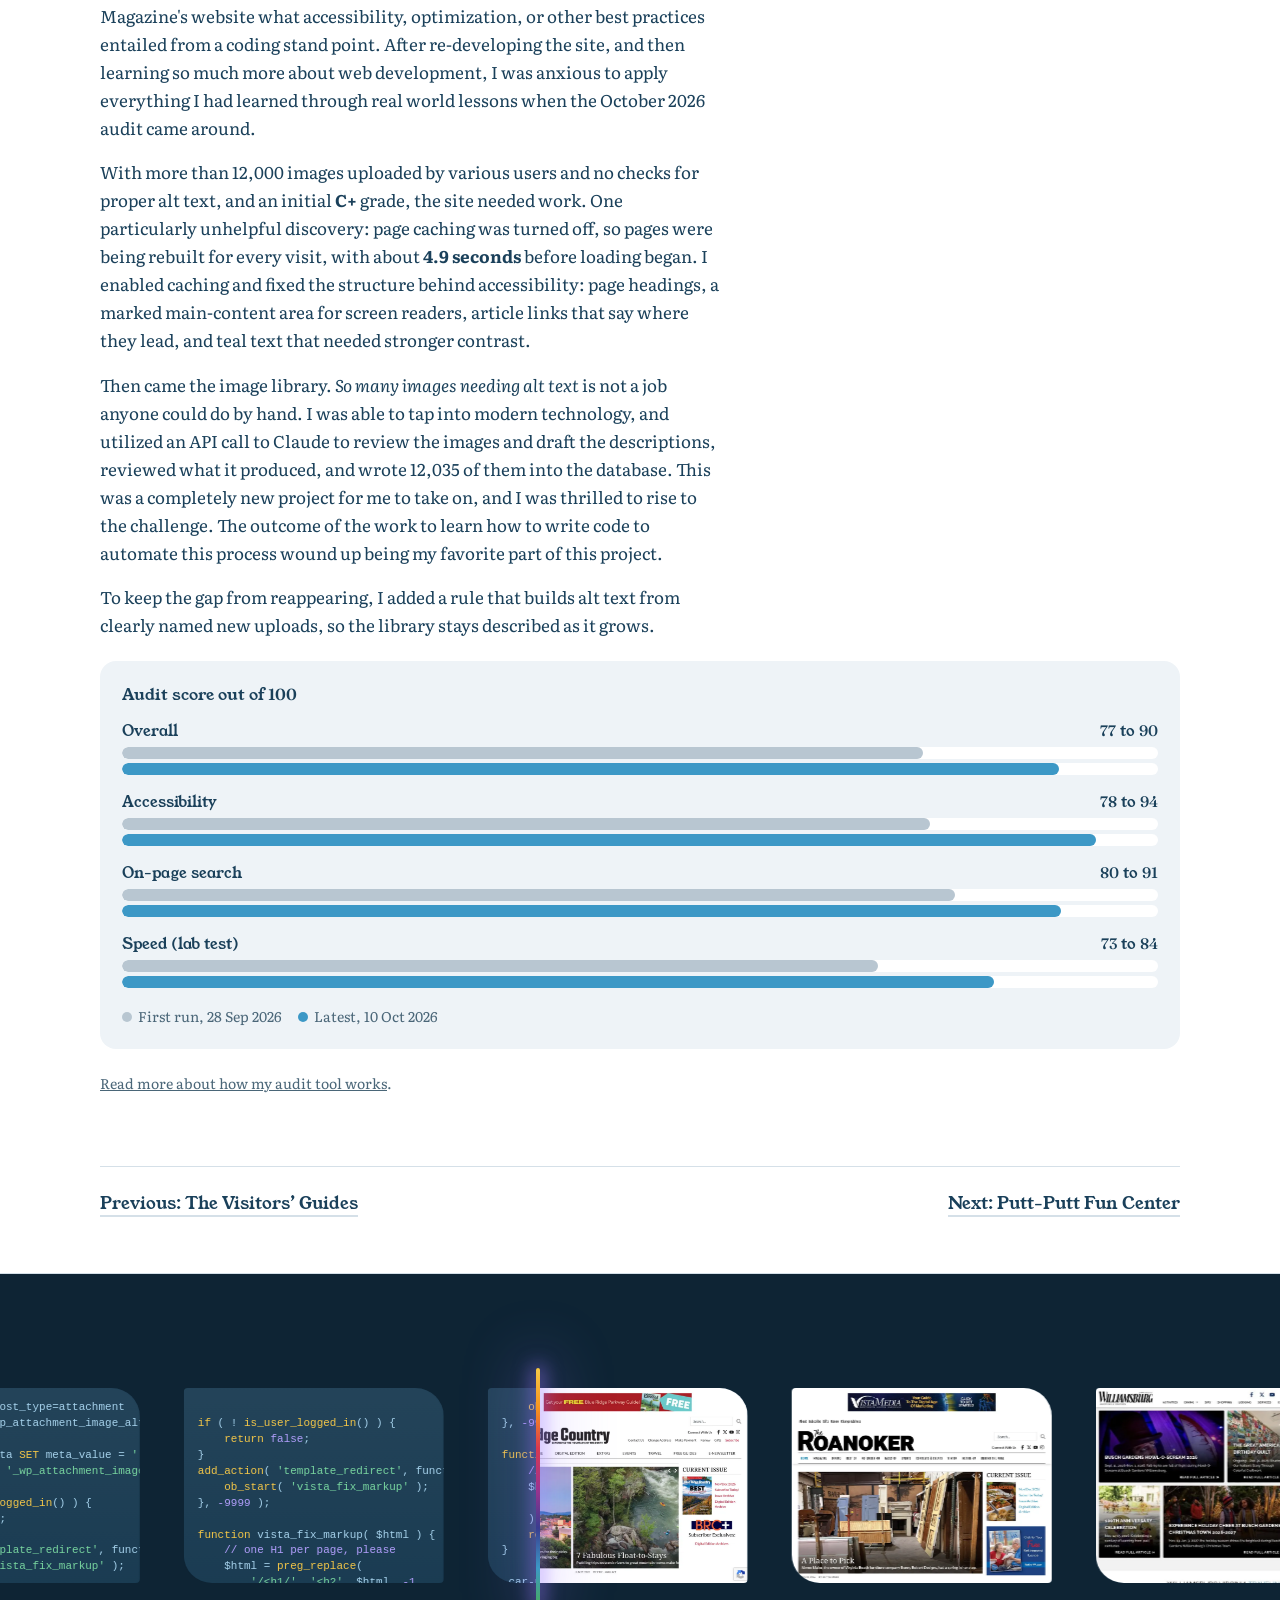
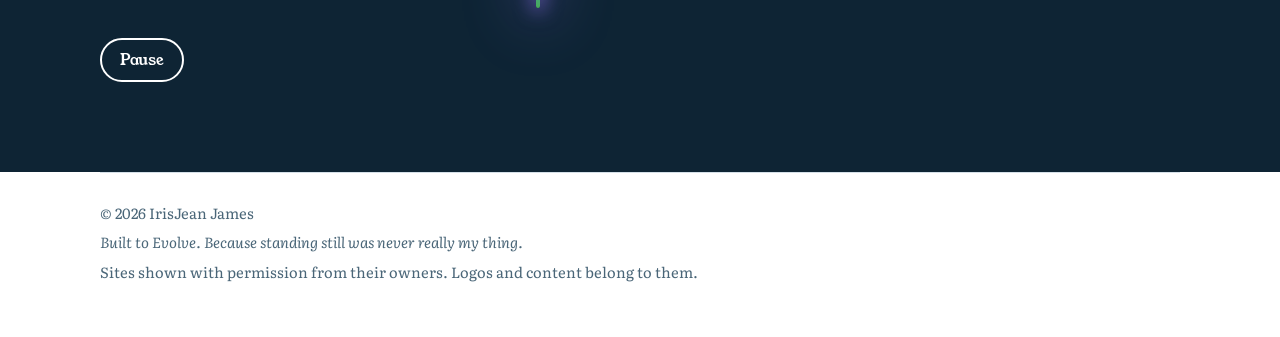
<file: work/coastal-virginia-magazine/index.html>
<!doctype html>
<html lang="en">
<head>
<meta charset="utf-8">
<meta name="viewport" content="width=device-width,initial-scale=1">
<title>Coastal Virginia Magazine | IrisJean James</title>
<meta name="description" content="Migrating a magazine from TownNews to WordPress, then building issues, advertising, reporting, and one brand across a family of sites.">
<link rel="icon" href="../../assets/logo.svg" type="image/svg+xml">
<link rel="stylesheet" href="../../styles.css">
</head>
<body>
<script src="../../intro.js"></script>
<a class="skip" href="#main">Skip to content</a>
<div class="wrap">
  <header class="top">
    <a class="brand" href="../../"><img src="../../assets/logo.svg" alt="" width="34" height="34">IrisJean James</a>
    <nav class="nav" aria-label="Main">
      <a href="../../#work">Sites</a>
      <a href="../">Case studies</a>
      <a href="../../about/">About</a>
      <a href="../../#contact">Contact</a>
    </nav>
  </header>
  <main id="main" style="--c:#3c98c6">
    <a class="crumb" href="../">All case studies</a>
    <div class="page-hero has-shot">
      <div>
        <h1>Coastal Virginia Magazine</h1>
        <p class="lede">Twenty-six years of stories, a media library with more than 12,000 images, and migrating from one CMS to another. This one was never going to be a quick weekend project.</p>
    
      </div>
      <figure class="heroshot"><div class="frame"><img src="../../assets/shots/coastalvirginiamag.com.webp" alt="The Coastal Virginia Magazine home page: a teal header with the logo and main menu, and a featured story for the Giving Back Awards" width="1600" height="1200"></div></figure>
    </div>

    <div class="prose">
      <ul class="stats" aria-label="Key numbers">
        <li class="stat"><b>26</b><span>years of the magazine</span></li>
        <li class="stat"><b>12,000+</b><span>images in the media library</span></li>
        <li class="stat"><b>77 to 90</b><span>overall audit score, September to October 2026</span></li>
      </ul>
      <nav class="jump" aria-label="On this page">
        <p>Jump to</p>
        <ul><li><a href="#j-overview">Overview</a></li><li><a href="#j-short-version">Short version</a></li><li><a href="#j-archives">Archives</a></li><li><a href="#j-issues">Issues</a></li><li><a href="#j-advertising">Advertising</a></li><li><a href="#j-family-of-brands">Family of brands</a></li><li><a href="#j-2026-audit">2026 audit</a></li></ul>
      </nav>
      <section>
        <h2 id="j-overview">Twenty-six years of stories. A whole new chapter.</h2>
        <p>The magazine began as <em>HR Monthly</em>, and became Coastal Virginia Magazine in 2000. It turned 26 in 2026.</p>
        <p>A magazine website has to do more than look good. It needs to publish on schedule, support advertising, help readers find stories, and give the editorial team a system they can actually work with. Preferably without calling a developer every time an issue goes live.</p>
      </section>

      <section class="factsec">
        <h2 id="j-short-version">The short version</h2>
        <dl class="facts">
        <div><dt>My role</dt><dd>Migration, development, upgrades, and ongoing technical operations</dd></div>
        <div><dt>Website</dt><dd><a href="https://coastalvirginiamag.com/" target="_blank" rel="noopener">Coastal Virginia Magazine<span class="sr"> (opens in a new tab)</span></a></dd></div>
        <div><dt>Migration</dt><dd>TownNews (now BLOX Digital) to WordPress</dd></div>
        <div><dt>Built with</dt><dd>WordPress, Elementor Pro, AdRotate Pro, GeoDirectory, and IssueM</dd></div>
        <div><dt>Related brands</dt><dd><a href="https://coastalvirginiawinefest.com/" target="_blank" rel="noopener">Wine Fest<span class="sr"> (opens in a new tab)</span></a>, <a href="https://covaburgerbattle.com/" target="_blank" rel="noopener">Burger Battle<span class="sr"> (opens in a new tab)</span></a>, and <a href="https://covaideahouse.com/" target="_blank" rel="noopener">Idea House<span class="sr"> (opens in a new tab)</span></a></dd></div>
        <div><dt>Sister publication</dt><dd><a href="https://covabizmag.com/" target="_blank" rel="noopener">CoVa Business<span class="sr"> (opens in a new tab)</span></a></dd></div>
        </dl>
      </section>

      <section>
        <h2 id="j-archives">Moving the archives without losing the plot</h2>
        <p>I helped migrate the magazine’s archive, with articles going back to 2010, from TownNews to WordPress. That’s a lot of stories, images, and history to bring along for the ride. While I was a team member when the migration happened, I later moved the site off its original prebuilt theme and onto a custom one built for Coastal Virginia, which gave the publication a more flexible foundation.</p>
      </section>

      <section>
                <h2 id="j-issues">The issue isn’t finished until it’s published</h2>
        <div class="split">
          <div class="deco" data-motion><svg viewBox="0 0 320 260" width="320" height="260" aria-hidden="true" focusable="false"><rect x="20" y="14" width="280" height="232" rx="6" fill="#eef3f7" stroke="#1a405a" stroke-width="8"/><g class="mag" style="animation-delay:0.0s"><rect x="62" y="42" width="52" height="84" rx="3" fill="#d9394f"/><rect x="70" y="54" width="36" height="10" fill="#fff"/><rect x="70" y="72" width="22" height="5" fill="#fff" opacity=".8"/></g><g class="mag" style="animation-delay:1.2s"><rect x="134" y="42" width="52" height="84" rx="3" fill="#1a405a"/><rect x="142" y="54" width="36" height="10" fill="#fff"/><rect x="142" y="72" width="22" height="5" fill="#fff" opacity=".8"/></g><g class="mag" style="animation-delay:2.4s"><rect x="206" y="42" width="52" height="84" rx="3" fill="#3c98c6"/><rect x="214" y="54" width="36" height="10" fill="#fff"/><rect x="214" y="72" width="22" height="5" fill="#fff" opacity=".8"/></g><g class="mag" style="animation-delay:3.6s"><rect x="62" y="150" width="52" height="84" rx="3" fill="#f7941d"/><rect x="70" y="162" width="36" height="10" fill="#fff"/><rect x="70" y="180" width="22" height="5" fill="#fff" opacity=".8"/></g><g class="mag" style="animation-delay:4.8s"><rect x="134" y="150" width="52" height="84" rx="3" fill="#48ac58"/><rect x="142" y="162" width="36" height="10" fill="#fff"/><rect x="142" y="180" width="22" height="5" fill="#fff" opacity=".8"/></g><g class="mag" style="animation-delay:6.0s"><rect x="206" y="150" width="52" height="84" rx="3" fill="#393d90"/><rect x="214" y="162" width="36" height="10" fill="#fff"/><rect x="214" y="180" width="22" height="5" fill="#fff" opacity=".8"/></g><rect x="20" y="126" width="280" height="8" fill="#1a405a"/></svg></div>
          <div>
            <p>The website had to work with the rhythm of a real magazine, not the other way around. Understanding the needs of the people making the publication is ultimately what helped me build an easy-to-use, well documented portal where the editorial calendar and deadlines were always in sync with the magazine’s schedule. I built the templates and a digital bookcase templates so each of the six yearly issues easy to find and read online, then helped make sure those issues actually went live on schedule set by the editors and staff.</p>
          
          </div>
        </div>
      </section>

      <section>
        <h2 id="j-advertising">Advertising pays the bills. Details matter.</h2>
        <p>I set up AdRotate Pro to manage advertising placements, so the team can quickly and readily add or remove ads as needed. An ad in the wrong place isn’t just a design issue. It’s a business issue. Reporting on ad performance allows advertisers to make informed decisions about their marketing spend, and helps the staff optimize ad placements for better results.</p>
      </section>

      <section>
        <h2 id="j-family-of-brands">One publication, a family of brands</h2>
        <p>The magazine’s annual regional awards programs are run by a third party. While voting is handled through a 3rd party, the site hosts the contest results. Users needs a single place to access the businesses they supported and building the <a href="https://coastalvirginiamag.com/directory/" target="_blank" rel="noopener">business directory<span class="sr"> (opens in a new tab)</span></a> allowed for more opportunities for cross promotion within the publication family. The directory is a searchable, mapped directory with Best Of listings from 2019 through 2026, alongside the Be Well, Bridal, Dining, Eastern Shore, Home &amp; Garden, Real Estate, and School / Education guides.</p>
        <p>Coastal Virginia Magazine also hosts their annual <a href="https://covawinefest.com" target="_blank" rel="noopener">CoVa Wine Fest<span class="sr"> (opens in a new tab)</span></a>, <a href="https://covaburgerbattle.com" target="_blank" rel="noopener">CoVa Burger Battle<span class="sr"> (opens in a new tab)</span></a>, and <a href="https://coastalvirginiaideahouse.com" target="_blank" rel="noopener">Coastal Virginia Idea House<span class="sr"> (opens in a new tab)</span></a>. I brought the magazine’s branding into the header of each related site so they feel like part of the same family, without pretending they’re all the same project.</p>
        <h3>CoVa Business, rebuilt</h3>
        <p>CoVa Business is the magazine’s sister publication. In 2026 I rebuilt <a href="https://covabizmag.com/" target="_blank" rel="noopener">its website<span class="sr"> (opens in a new tab)</span></a>, replacing an old, tangled theme and a stack of outdated plugins with a custom one. In the October 2026 audit it scored <strong>91 (A-)</strong> overall as a starting point.</p>
        <ul class="tiles">
<li><a class="tile" style="--c:#d9394f" href="https://coastalvirginiamag.com" target="_blank" rel="noopener" aria-label="Coastal Virginia Magazine, coastalvirginiamag.com (opens in a new tab)"><span class="shot"><span class="petal" style="--r:0deg"><span>C</span></span><img src="../../assets/shots/coastalvirginiamag.com.webp" alt="" loading="lazy" width="960" height="720"></span><span class="meta"><b>Coastal Virginia Magazine</b><small><i class="dot"></i>Coastal Virginia brand</small></span></a></li>
<li><a class="tile" style="--c:#d9394f" href="https://coastalvirginiawinefest.com" target="_blank" rel="noopener" aria-label="Wine Fest, coastalvirginiawinefest.com (opens in a new tab)"><span class="shot"><span class="petal" style="--r:47deg"><span>W</span></span><img src="../../assets/shots/coastalvirginiawinefest.com.webp" alt="" loading="lazy" width="960" height="720"></span><span class="meta"><b>Wine Fest</b><small><i class="dot"></i>Coastal Virginia brand</small></span></a></li>
<li><a class="tile" style="--c:#d9394f" href="https://covaburgerbattle.com" target="_blank" rel="noopener" aria-label="Burger Battle, covaburgerbattle.com (opens in a new tab)"><span class="shot"><span class="petal" style="--r:94deg"><span>B</span></span><img src="../../assets/shots/covaburgerbattle.com.webp" alt="" loading="lazy" width="960" height="720"></span><span class="meta"><b>Burger Battle</b><small><i class="dot"></i>Coastal Virginia brand</small></span></a></li>
<li><a class="tile" style="--c:#d9394f" href="https://covaideahouse.com" target="_blank" rel="noopener" aria-label="Idea House, covaideahouse.com (opens in a new tab)"><span class="shot"><span class="petal" style="--r:141deg"><span>I</span></span><img src="../../assets/shots/covaideahouse.com.webp" alt="" loading="lazy" width="960" height="720"></span><span class="meta"><b>Idea House</b><small><i class="dot"></i>Coastal Virginia brand</small></span></a></li>
<li><a class="tile" style="--c:#d9394f" href="https://covabizmag.com" target="_blank" rel="noopener" aria-label="CoVa Business, covabizmag.com (opens in a new tab)"><span class="shot"><span class="petal" style="--r:188deg"><span>C</span></span><img src="../../assets/shots/covabizmag.com.webp" alt="" loading="lazy" width="960" height="720"></span><span class="meta"><b>CoVa Business</b><small><i class="dot"></i>Coastal Virginia brand</small></span></a></li>
</ul>
      </section>

      <section>
        <h2 id="j-2026-audit">The 2026 audit: a little less waiting, a lot more accessibility</h2>
        <p>A lot of opportunity for growth throughout my career has come from learning opportunities. I didn't know when I rebuilt Coastal Virginia Magazine's website what accessibility, optimization, or other best practices entailed from a coding stand point. After re-developing the site, and then learning so much more about web development, I was anxious to apply everything I had learned through real world lessons when the October 2026 audit came around.</p>
        <p>With more than 12,000 images uploaded by various users and no checks for proper alt text, and an initial <strong>C+</strong> grade, the site needed work. One particularly unhelpful discovery: page caching was turned off, so pages were being rebuilt for every visit, with about <strong>4.9 seconds</strong> before loading began. I enabled caching and fixed the structure behind accessibility: page headings, a marked main-content area for screen readers, article links that say where they lead, and teal text that needed stronger contrast.</p>
        <p>Then came the image library. <em>So many images needing alt text</em> is not a job anyone could do by hand. I was able to tap into modern technology, and utilized an API call to Claude to review the images and draft the descriptions, reviewed what it produced, and wrote 12,035 of them into the database. This was a completely new project for me to take on, and I was thrilled to rise to the challenge. The outcome of the work to learn how to write code to automate this process wound up being my favorite part of this project.</p>
        <p>To keep the gap from reappearing, I added a rule that builds alt text from clearly named new uploads, so the library stays described as it grows.</p>
        <div class="bars" role="group" aria-label="Coastal Virginia Magazine audit scores, first run and latest"><h4>Audit score out of 100</h4><div class="row"><div class="lab"><span>Overall</span><span>77 to 90</span></div><div class="track"><i class="before" style="--b:77.3%"></i></div><div class="track"><i class="after" style="--a:90.4%"></i></div></div><div class="row"><div class="lab"><span>Accessibility</span><span>78 to 94</span></div><div class="track"><i class="before" style="--b:78%"></i></div><div class="track"><i class="after" style="--a:94%"></i></div></div><div class="row"><div class="lab"><span>On-page search</span><span>80 to 91</span></div><div class="track"><i class="before" style="--b:80.4%"></i></div><div class="track"><i class="after" style="--a:90.6%"></i></div></div><div class="row"><div class="lab"><span>Speed (lab test)</span><span>73 to 84</span></div><div class="track"><i class="before" style="--b:73%"></i></div><div class="track"><i class="after" style="--a:84.2%"></i></div></div><div class="legend"><span>First run, 28 Sep 2026</span><span>Latest, 10 Oct 2026</span></div></div>
        <p class="fine"> <a href="../custom-audit/">Read more about how my audit tool works</a>.</p>
      </section>
    </div>

    <nav class="pager" aria-label="Case studies"><a href="../visitor-guides/">Previous: The Visitors’ Guides</a><a href="../putt-putt/">Next: Putt-Putt Fun Center</a></nav>
  </main>
</div>
<div class="wrap">
  <footer>
    <p>&copy; 2026 IrisJean James</p>
    <p class="closing">Built to Evolve. Because standing still was never really my thing.</p>
    <p>Sites shown with permission from their owners. Logos and content belong to them.</p>
  </footer>
</div>
<script src="../../motion.js"></script>
<script src="../../beam.js"></script>
</body>
</html>
</file>
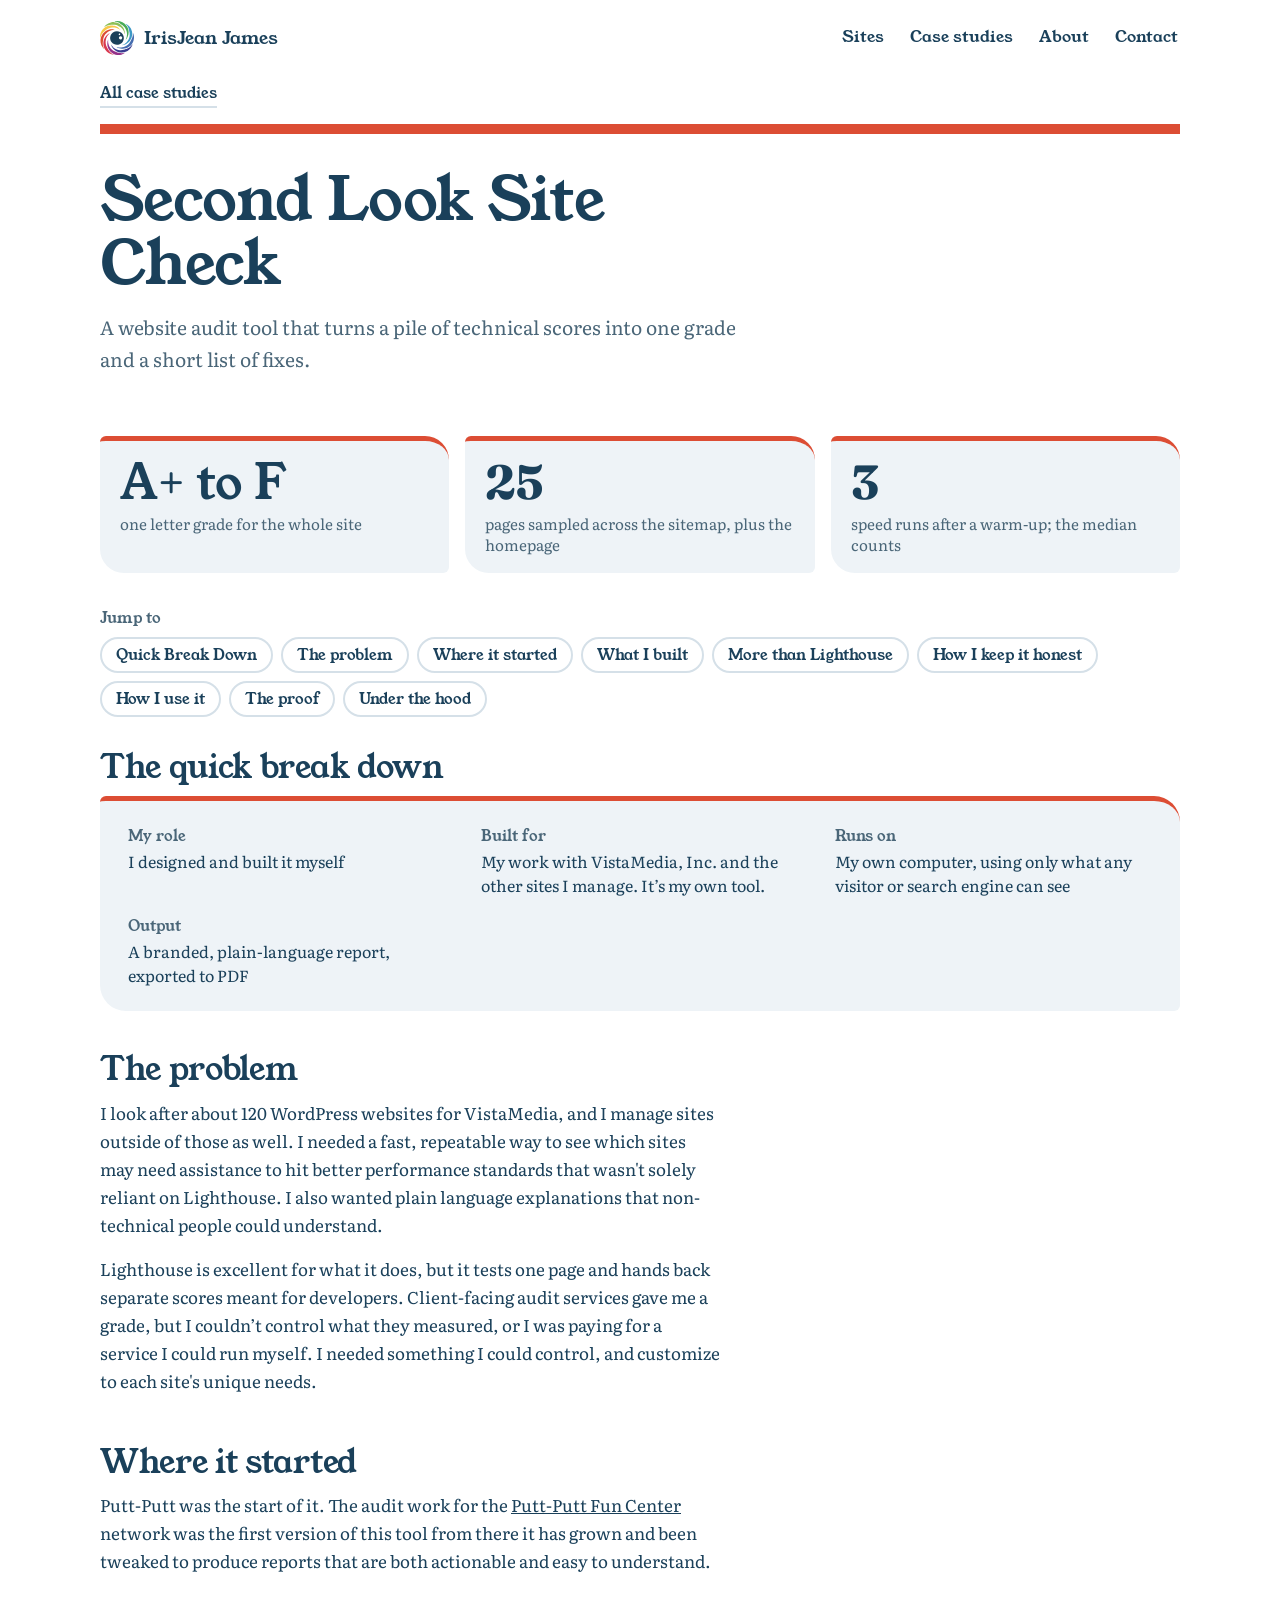
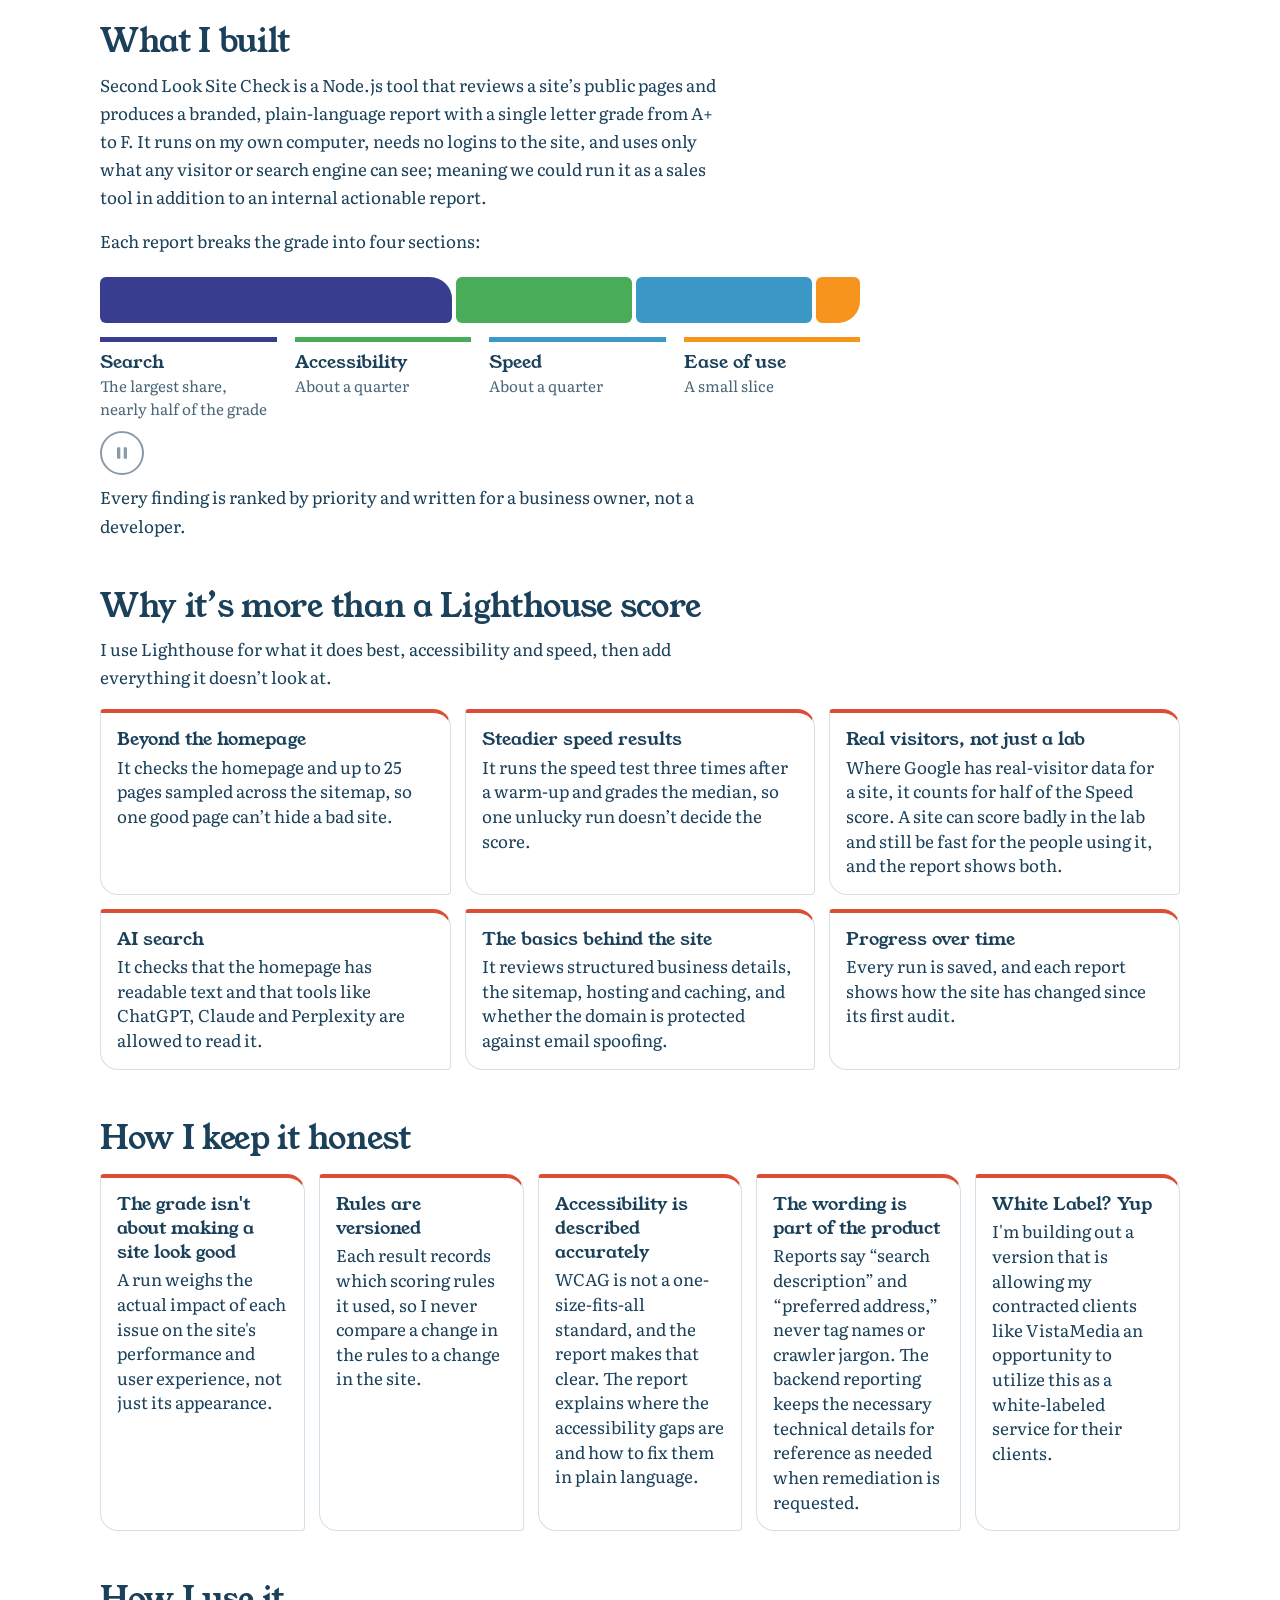
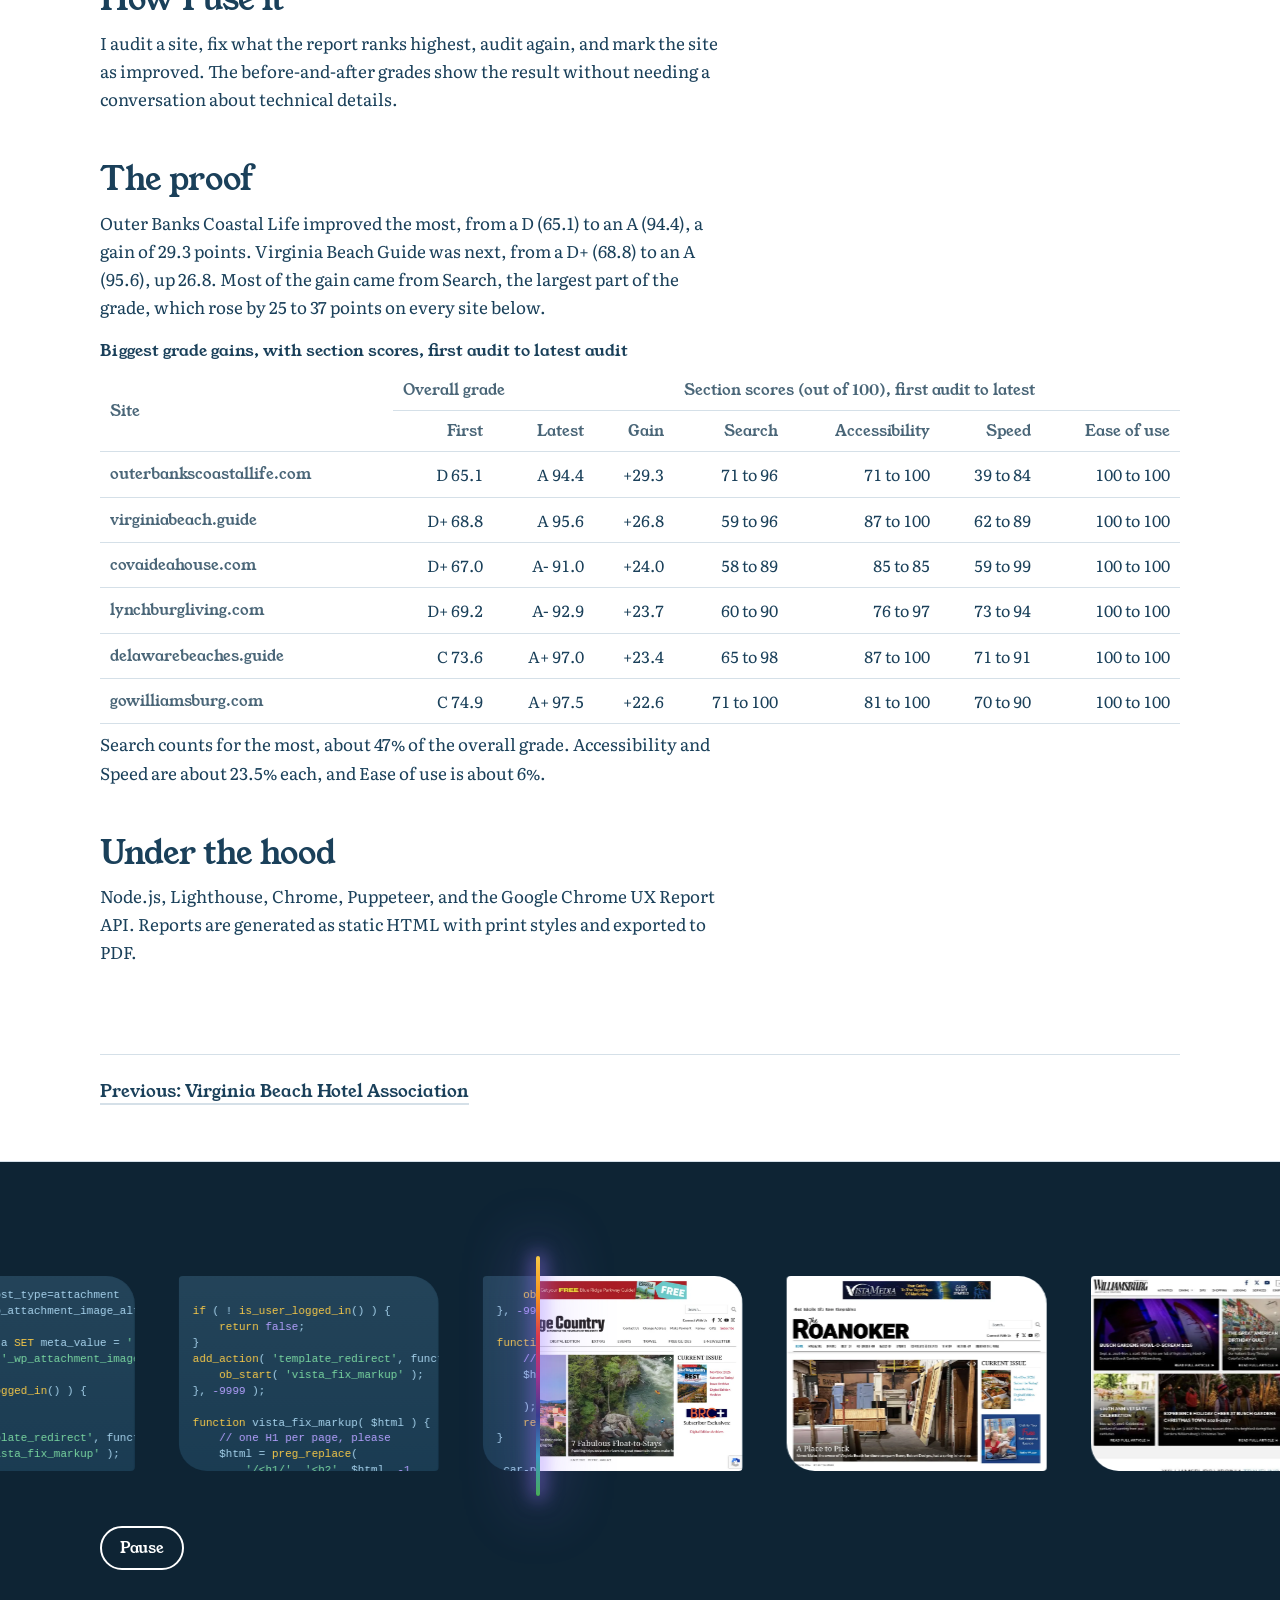
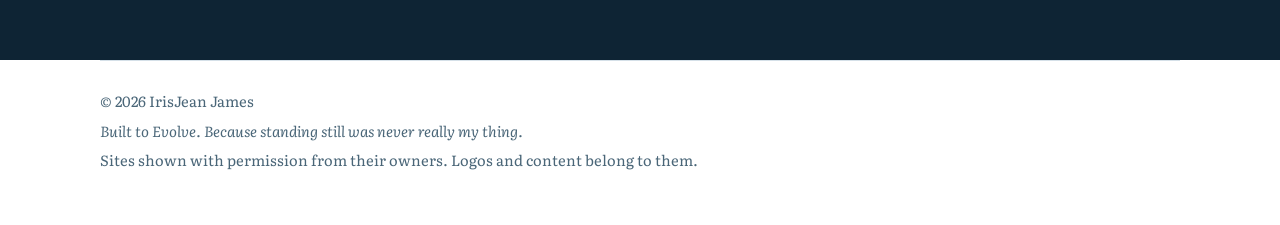
<file: work/custom-audit/index.html>
<!doctype html>
<html lang="en">
<head>
<meta charset="utf-8">
<meta name="viewport" content="width=device-width,initial-scale=1">
<title>Second Look Site Check | IrisJean James</title>
<meta name="description" content="A website audit tool I built that turns technical scores into one letter grade and a short list of fixes, written in plain language.">
<link rel="icon" href="../../assets/logo.svg" type="image/svg+xml">
<link rel="stylesheet" href="../../styles.css">
<style>
.gradebar{margin:22px 0 8px;max-width:760px}
.gradebar .gb-bar{display:flex;gap:4px;height:46px}
.gradebar .gb-seg{border-radius:6px;background:var(--c)}
.gradebar .gb-seg:first-child{border-radius:6px 22px 6px 6px}
.gradebar .gb-seg:last-child{border-radius:6px 6px 22px 6px}
.gradebar ul.gb-key{list-style:none;padding:0;margin:14px 0 0;max-width:none;display:grid;grid-template-columns:repeat(auto-fit,minmax(150px,1fr));gap:12px 18px}
.gradebar .gb-key li{margin:0;padding-top:8px;border-top:5px solid var(--c);line-height:1.35}
.gradebar .gb-key b{display:block;font:400 1.1rem var(--display);color:var(--ink)}
.gradebar .gb-key span{font-size:.95rem;color:var(--ink-soft)}
@keyframes gblift{0%,35%,100%{transform:scaleY(1);filter:none}12%,24%{transform:scaleY(1.4);filter:brightness(1.1)}}
.gradebar.anim .gb-seg{animation:gblift 4.8s ease-in-out infinite}
.gradebar.anim .gb-seg:nth-child(2){animation-delay:1.2s}
.gradebar.anim .gb-seg:nth-child(3){animation-delay:2.4s}
.gradebar.anim .gb-seg:nth-child(4){animation-delay:3.6s}
@media (prefers-reduced-motion:reduce){.gradebar .gb-seg{animation:none}}
.prose ul.cards.three{grid-template-columns:repeat(3,minmax(0,1fr))}
@media (max-width:800px){.prose ul.cards.three{grid-template-columns:repeat(auto-fit,minmax(190px,1fr))}}
</style>
</head>
<body>
<script src="../../intro.js"></script>
<a class="skip" href="#main">Skip to content</a>
<div class="wrap">
  <header class="top">
    <a class="brand" href="../../"><img src="../../assets/logo.svg" alt="" width="34" height="34">IrisJean James</a>
    <nav class="nav" aria-label="Main">
      <a href="../../#work">Sites</a>
      <a href="../">Case studies</a>
      <a href="../../about/">About</a>
      <a href="../../#contact">Contact</a>
    </nav>
  </header>
  <main id="main" style="--c:#dc4d34">
    <a class="crumb" href="../">All case studies</a>
    <div class="page-hero">
      <h1>Second Look Site Check</h1>
      <p class="lede">A website audit tool that turns a pile of technical scores into one grade and a short list of fixes.</p>
    </div>

    <div class="prose">
      <ul class="stats" aria-label="Key numbers">
        <li class="stat"><b>A+ to F</b><span>one letter grade for the whole site</span></li>
        <li class="stat"><b>25</b><span>pages sampled across the sitemap, plus the homepage</span></li>
        <li class="stat"><b>3</b><span>speed runs after a warm-up; the median counts</span></li>
      </ul>
      <nav class="jump" aria-label="On this page">
        <p>Jump to</p>
        <ul><li><a href="#j-quick-check-in">Quick Break Down</a></li><li><a href="#j-the-problem">The problem</a></li><li><a href="#j-where-it-started">Where it started</a></li><li><a href="#j-what-i-built">What I built</a></li><li><a href="#j-more-than-lighthouse">More than Lighthouse</a></li><li><a href="#j-how-i-keep-it-honest">How I keep it honest</a></li><li><a href="#j-how-i-use-it">How I use it</a></li><li><a href="#j-the-proof">The proof</a></li><li><a href="#j-under-the-hood">Under the hood</a></li></ul>
      </nav>

      <section class="factsec">
        <h2 id="j-quick-check-in">The quick break down</h2>
        <dl class="facts">
        <div><dt>My role</dt><dd>I designed and built it myself</dd></div>
        <div><dt>Built for</dt><dd>My work with VistaMedia, Inc. and the other sites I manage. It’s my own tool.</dd></div>
        <div><dt>Runs on</dt><dd>My own computer, using only what any visitor or search engine can see</dd></div>
        <div><dt>Output</dt><dd>A branded, plain-language report, exported to PDF</dd></div>
        </dl>
      </section>

      <section>
        <h2 id="j-the-problem">The problem</h2>
        <p>I look after about 120 WordPress websites for VistaMedia, and I manage sites outside of those as well. I needed a fast, repeatable way to see which sites may need assistance to hit better performance standards that wasn't solely reliant on Lighthouse. I also wanted plain language explanations that non-technical people could understand.</p>
        <p>Lighthouse is excellent for what it does, but it tests one page and hands back separate scores meant for developers. Client-facing audit services gave me a grade, but I couldn’t control what they measured, or I was paying for a service I could run myself. I needed something I could control, and customize to each site's unique needs.</p>
      </section>

      <section>
        <h2 id="j-where-it-started">Where it started</h2>
        <p>Putt-Putt was the start of it. The audit work for the <a href="../putt-putt/">Putt-Putt Fun Center</a> network was the first version of this tool from there it has grown and been tweaked to produce reports that are both actionable and easy to understand.</p>
      </section>

      <section>
        <h2 id="j-what-i-built">What I built</h2>
        <p>Second Look Site Check is a Node.js tool that reviews a site’s public pages and produces a branded, plain-language report with a single letter grade from A+ to F. It runs on my own computer, needs no logins to the site, and uses only what any visitor or search engine can see; meaning we could run it as a sales tool in addition to an internal actionable report.</p>
        <p>Each report breaks the grade into four sections:</p>
        <figure class="gradebar" data-motion>
          <div class="gb-bar" aria-hidden="true"><span class="gb-seg" style="--c:#393d90;flex:40"></span><span class="gb-seg" style="--c:#48ac58;flex:20"></span><span class="gb-seg" style="--c:#3c98c6;flex:20"></span><span class="gb-seg" style="--c:#f7941d;flex:5"></span></div>
          <ul class="gb-key">
            <li style="--c:#393d90"><b>Search</b><span>The largest share, nearly half of the grade</span></li>
            <li style="--c:#48ac58"><b>Accessibility</b><span>About a quarter</span></li>
            <li style="--c:#3c98c6"><b>Speed</b><span>About a quarter</span></li>
            <li style="--c:#f7941d"><b>Ease of use</b><span>A small slice</span></li>
          </ul>
        </figure>
        <p>Every finding is ranked by priority and written for a business owner, not a developer.</p>
      </section>

      <section>
        <h2 id="j-more-than-lighthouse">Why it’s more than a Lighthouse score</h2>
        <p>I use Lighthouse for what it does best, accessibility and speed, then add everything it doesn’t look at.</p>
        <ul class="cards three">
          <li><strong>Beyond the homepage</strong> It checks the homepage and up to 25 pages sampled across the sitemap, so one good page can’t hide a bad site.</li>
          <li><strong>Steadier speed results</strong> It runs the speed test three times after a warm-up and grades the median, so one unlucky run doesn’t decide the score.</li>
          <li><strong>Real visitors, not just a lab</strong> Where Google has real-visitor data for a site, it counts for half of the Speed score. A site can score badly in the lab and still be fast for the people using it, and the report shows both.</li>
          <li><strong>AI search</strong> It checks that the homepage has readable text and that tools like ChatGPT, Claude and Perplexity are allowed to read it.</li>
          <li><strong>The basics behind the site</strong> It reviews structured business details, the sitemap, hosting and caching, and whether the domain is protected against email spoofing.</li>
          <li><strong>Progress over time</strong> Every run is saved, and each report shows how the site has changed since its first audit.</li>
        </ul>
      </section>

      <section>
        <h2 id="j-how-i-keep-it-honest">How I keep it honest</h2>
        <ul class="cards">
          <li><strong>The grade isn't about making a site look good</strong> A run weighs the actual impact of each issue on the site's performance and user experience, not just its appearance.</li>
          <li><strong>Rules are versioned</strong> Each result records which scoring rules it used, so I never compare a change in the rules to a change in the site.</li>
          <li><strong>Accessibility is described accurately</strong> WCAG is not a one-size-fits-all standard, and the report makes that clear. The report explains where the accessibility gaps are and how to fix them in plain language.</li>
          <li><strong>The wording is part of the product</strong> Reports say “search description” and “preferred address,” never tag names or crawler jargon. The backend reporting keeps the necessary technical details for reference as needed when remediation is requested.</li>
          <li><strong>White Label? Yup</strong> I'm building out a version that is allowing my contracted clients like VistaMedia an opportunity to utilize this as a white-labeled service for their clients.</li>
        </ul>
      </section>

      <section>
        <h2 id="j-how-i-use-it">How I use it</h2>
        <p>I audit a site, fix what the report ranks highest, audit again, and mark the site as improved. The before-and-after grades show the result without needing a conversation about technical details.</p>
      </section>

      <section>
  <h2 id="j-the-proof">The proof</h2>
  <p>Outer Banks Coastal Life improved the most, from a D (65.1) to an A (94.4), a gain of 29.3 points. Virginia Beach Guide was next, from a D+ (68.8) to an A (95.6), up 26.8. Most of the gain came from Search, the largest part of the grade, which rose by 25 to 37 points on every site below.</p>
  <table class="grades">
    <caption>Biggest grade gains, with section scores, first audit to latest audit</caption>
    <thead>
      <tr>
        <th scope="col" rowspan="2">Site</th>
        <th scope="colgroup" colspan="3">Overall grade</th>
        <th scope="colgroup" colspan="4">Section scores (out of 100), first audit to latest</th>
      </tr>
      <tr>
        <th scope="col" class="n">First</th>
        <th scope="col" class="n">Latest</th>
        <th scope="col" class="n">Gain</th>
        <th scope="col" class="n">Search</th>
        <th scope="col" class="n">Accessibility</th>
        <th scope="col" class="n">Speed</th>
        <th scope="col" class="n">Ease of use</th>
      </tr>
    </thead>
    <tbody>
      <tr><th scope="row">outerbankscoastallife.com</th><td class="n">D 65.1</td><td class="n">A 94.4</td><td class="n">+29.3</td><td class="n">71 to 96</td><td class="n">71 to 100</td><td class="n">39 to 84</td><td class="n">100 to 100</td></tr>
      <tr><th scope="row">virginiabeach.guide</th><td class="n">D+ 68.8</td><td class="n">A 95.6</td><td class="n">+26.8</td><td class="n">59 to 96</td><td class="n">87 to 100</td><td class="n">62 to 89</td><td class="n">100 to 100</td></tr>
      <tr><th scope="row">covaideahouse.com</th><td class="n">D+ 67.0</td><td class="n">A- 91.0</td><td class="n">+24.0</td><td class="n">58 to 89</td><td class="n">85 to 85</td><td class="n">59 to 99</td><td class="n">100 to 100</td></tr>
      <tr><th scope="row">lynchburgliving.com</th><td class="n">D+ 69.2</td><td class="n">A- 92.9</td><td class="n">+23.7</td><td class="n">60 to 90</td><td class="n">76 to 97</td><td class="n">73 to 94</td><td class="n">100 to 100</td></tr>
      <tr><th scope="row">delawarebeaches.guide</th><td class="n">C 73.6</td><td class="n">A+ 97.0</td><td class="n">+23.4</td><td class="n">65 to 98</td><td class="n">87 to 100</td><td class="n">71 to 91</td><td class="n">100 to 100</td></tr>
      <tr><th scope="row">gowilliamsburg.com</th><td class="n">C 74.9</td><td class="n">A+ 97.5</td><td class="n">+22.6</td><td class="n">71 to 100</td><td class="n">81 to 100</td><td class="n">70 to 90</td><td class="n">100 to 100</td></tr>
    </tbody>
  </table>
  <p>Search counts for the most, about 47% of the overall grade. Accessibility and Speed are about 23.5% each, and Ease of use is about 6%.</p>
</section>

      <section>
        <h2 id="j-under-the-hood">Under the hood</h2>
        <p>Node.js, Lighthouse, Chrome, Puppeteer, and the Google Chrome UX Report API. Reports are generated as static HTML with print styles and exported to PDF.</p>
      </section>
    </div>

    <nav class="pager" aria-label="Case studies"><a href="../vbha/">Previous: Virginia Beach Hotel Association</a><span></span></nav>
  </main>
</div>
<div class="wrap">
  <footer>
    <p>&copy; 2026 IrisJean James</p>
    <p class="closing">Built to Evolve. Because standing still was never really my thing.</p>
    <p>Sites shown with permission from their owners. Logos and content belong to them.</p>
  </footer>
</div>
<script src="../../motion.js"></script>
<script src="../../beam.js"></script>
</body>
</html>
</file>
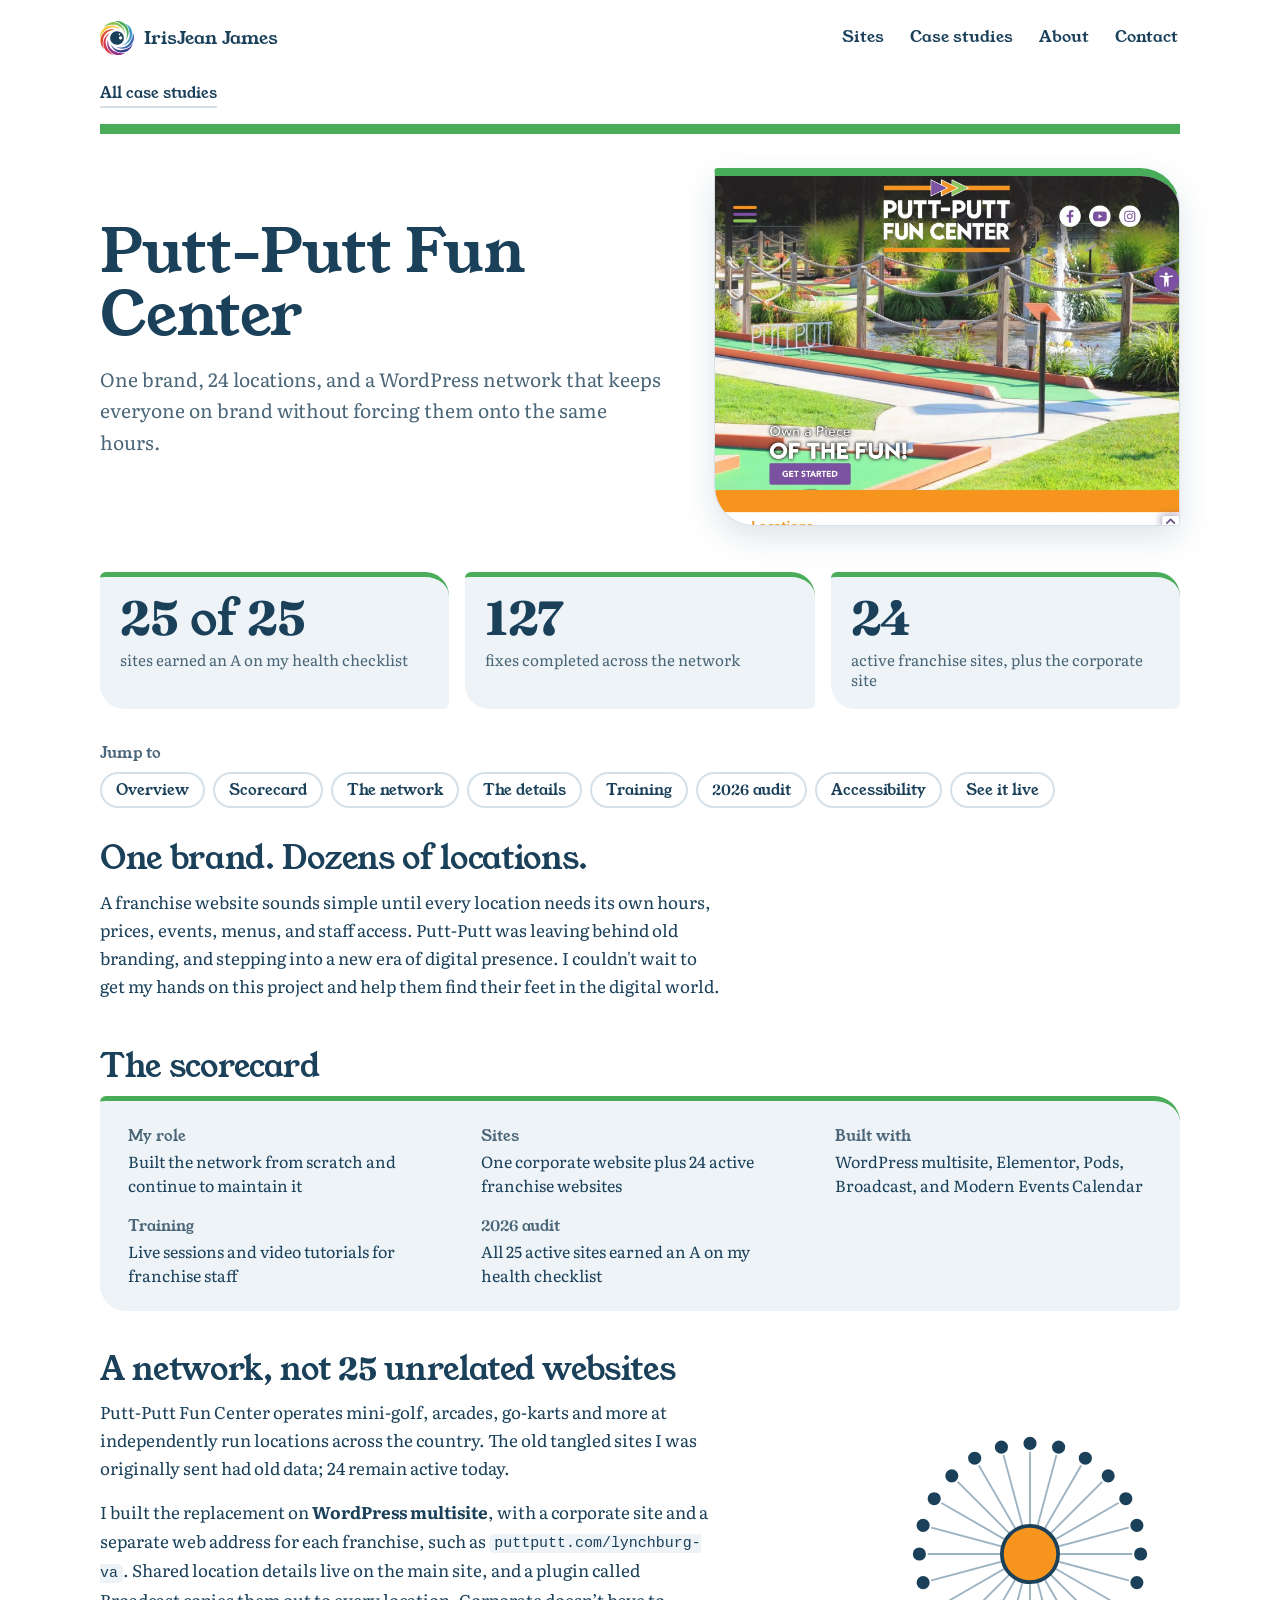
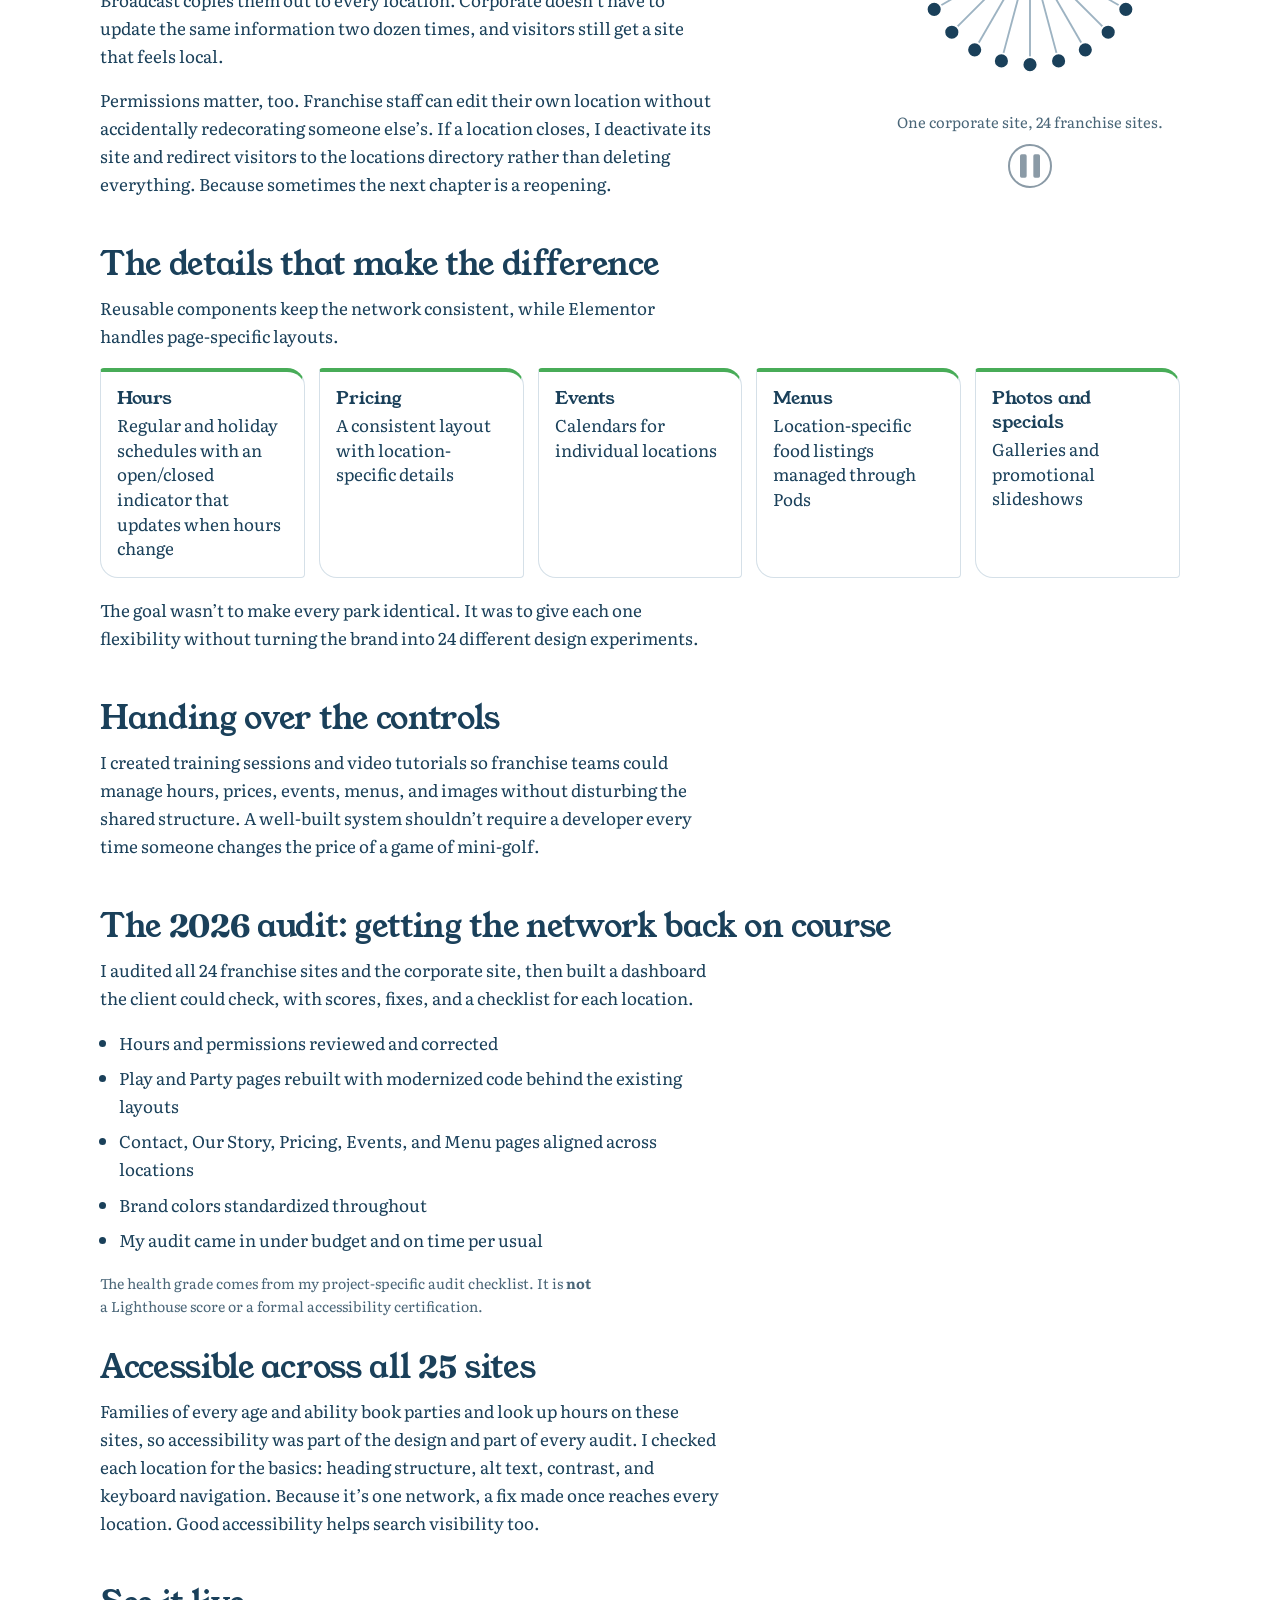
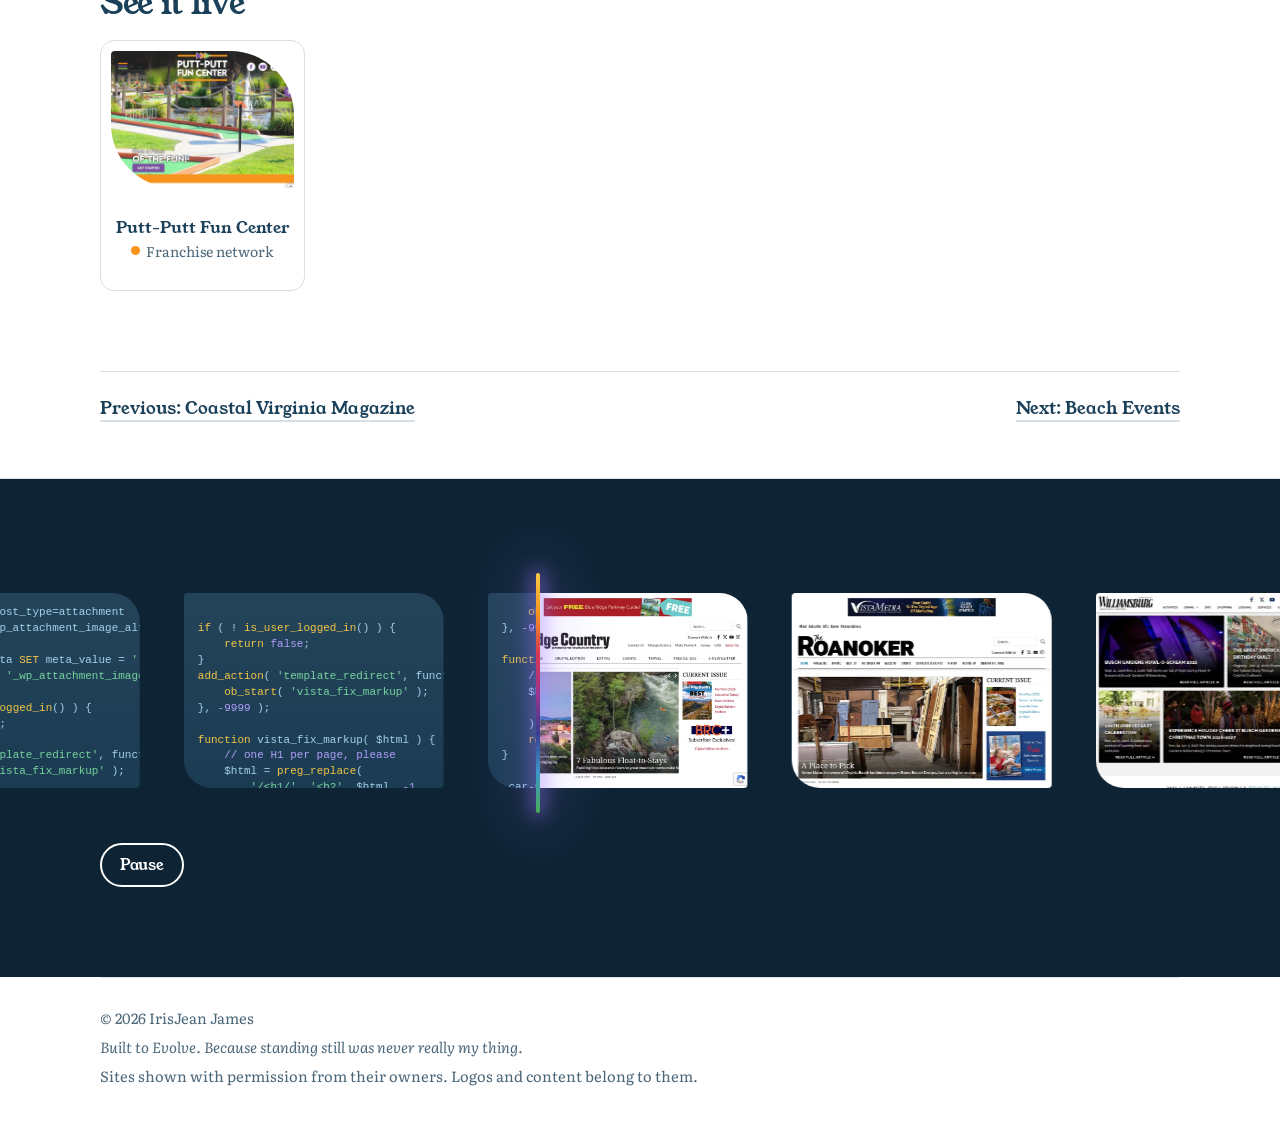
<file: work/putt-putt/index.html>
<!doctype html>
<html lang="en">
<head>
<meta charset="utf-8">
<meta name="viewport" content="width=device-width,initial-scale=1">
<title>Putt-Putt Fun Center | IrisJean James</title>
<meta name="description" content="A WordPress multisite where every franchise location has its own site and its details flow in from one place.">
<link rel="icon" href="../../assets/logo.svg" type="image/svg+xml">
<link rel="stylesheet" href="../../styles.css">
</head>
<body>
<script src="../../intro.js"></script>
<a class="skip" href="#main">Skip to content</a>
<div class="wrap">
  <header class="top">
    <a class="brand" href="../../"><img src="../../assets/logo.svg" alt="" width="34" height="34">IrisJean James</a>
    <nav class="nav" aria-label="Main">
      <a href="../../#work">Sites</a>
      <a href="../">Case studies</a>
      <a href="../../about/">About</a>
      <a href="../../#contact">Contact</a>
    </nav>
  </header>
  <main id="main" style="--c:#48ac58">
    <a class="crumb" href="../">All case studies</a>
    <div class="page-hero has-shot">
      <div>
        <h1>Putt-Putt Fun Center</h1>
        <p class="lede">One brand, 24 locations, and a WordPress network that keeps everyone on brand without forcing them onto the same hours.</p>
      </div>
      <figure class="heroshot"><div class="frame"><img src="../../assets/shots/puttputt.com.webp" alt="The Putt-Putt Fun Center home page: a mini-golf course with rope fences and a fountain, the Putt-Putt logo, and an “Own a Piece of the Fun!” banner" width="1600" height="1200"></div></figure>
    </div>

    <div class="prose">
      <ul class="stats" aria-label="Key numbers">
        <li class="stat"><b>25 of 25</b><span>sites earned an A on my health checklist</span></li>
        <li class="stat"><b>127</b><span>fixes completed across the network</span></li>
        <li class="stat"><b>24</b><span>active franchise sites, plus the corporate site</span></li>
      </ul>
      <nav class="jump" aria-label="On this page">
        <p>Jump to</p>
        <ul><li><a href="#j-overview">Overview</a></li><li><a href="#j-scorecard">Scorecard</a></li><li><a href="#j-the-network">The network</a></li><li><a href="#j-the-details">The details</a></li><li><a href="#j-training">Training</a></li><li><a href="#j-2026-audit">2026 audit</a></li><li><a href="#j-accessibility">Accessibility</a></li><li><a href="#j-see-it-live">See it live</a></li></ul>
      </nav>
      <section>
        <h2 id="j-overview">One brand. Dozens of locations.</h2>
        <p>A franchise website sounds simple until every location needs its own hours, prices, events, menus, and staff access. Putt-Putt was leaving behind old branding, and stepping into a new era of digital presence. I couldn't wait to get my hands on this project and help them find their feet in the digital world.</p>
      </section>

      <section class="factsec">
        <h2 id="j-scorecard">The scorecard</h2>
        <dl class="facts">
        <div><dt>My role</dt><dd>Built the network from scratch and continue to maintain it</dd></div>
        <div><dt>Sites</dt><dd>One corporate website plus 24 active franchise websites</dd></div>
        <div><dt>Built with</dt><dd>WordPress multisite, Elementor, Pods, Broadcast, and Modern Events Calendar</dd></div>
        <div><dt>Training</dt><dd>Live sessions and video tutorials for franchise staff</dd></div>
        <div><dt>2026 audit</dt><dd>All 25 active sites earned an A on my health checklist</dd></div>
        </dl>
      </section>

      <section>
        <h2 id="j-the-network">A network, not 25 unrelated websites</h2>
        <div class="split">
          <figure class="diagram" data-motion><svg viewBox="0 0 320 320" role="img" aria-label="Diagram: one corporate site at the center, connected to 24 franchise sites around it" width="320" height="320"><g stroke="#9db3c2" stroke-width="2"><line x1="160" y1="160" x2="160.0" y2="42.0"/><line x1="160" y1="160" x2="190.5" y2="46.0"/><line x1="160" y1="160" x2="219.0" y2="57.8"/><line x1="160" y1="160" x2="243.4" y2="76.6"/><line x1="160" y1="160" x2="262.2" y2="101.0"/><line x1="160" y1="160" x2="274.0" y2="129.5"/><line x1="160" y1="160" x2="278.0" y2="160.0"/><line x1="160" y1="160" x2="274.0" y2="190.5"/><line x1="160" y1="160" x2="262.2" y2="219.0"/><line x1="160" y1="160" x2="243.4" y2="243.4"/><line x1="160" y1="160" x2="219.0" y2="262.2"/><line x1="160" y1="160" x2="190.5" y2="274.0"/><line x1="160" y1="160" x2="160.0" y2="278.0"/><line x1="160" y1="160" x2="129.5" y2="274.0"/><line x1="160" y1="160" x2="101.0" y2="262.2"/><line x1="160" y1="160" x2="76.6" y2="243.4"/><line x1="160" y1="160" x2="57.8" y2="219.0"/><line x1="160" y1="160" x2="46.0" y2="190.5"/><line x1="160" y1="160" x2="42.0" y2="160.0"/><line x1="160" y1="160" x2="46.0" y2="129.5"/><line x1="160" y1="160" x2="57.8" y2="101.0"/><line x1="160" y1="160" x2="76.6" y2="76.6"/><line x1="160" y1="160" x2="101.0" y2="57.8"/><line x1="160" y1="160" x2="129.5" y2="46.0"/></g><g class="pulses" aria-hidden="true"><line x1="160" y1="160" x2="160.0" y2="42.0" style="animation-delay:0.0s"/><line x1="160" y1="160" x2="190.5" y2="46.0" style="animation-delay:0.2s"/><line x1="160" y1="160" x2="219.0" y2="57.8" style="animation-delay:0.4s"/><line x1="160" y1="160" x2="243.4" y2="76.6" style="animation-delay:0.6s"/><line x1="160" y1="160" x2="262.2" y2="101.0" style="animation-delay:0.8s"/><line x1="160" y1="160" x2="274.0" y2="129.5" style="animation-delay:1.0s"/><line x1="160" y1="160" x2="278.0" y2="160.0" style="animation-delay:1.2s"/><line x1="160" y1="160" x2="274.0" y2="190.5" style="animation-delay:1.4s"/><line x1="160" y1="160" x2="262.2" y2="219.0" style="animation-delay:1.6s"/><line x1="160" y1="160" x2="243.4" y2="243.4" style="animation-delay:1.8s"/><line x1="160" y1="160" x2="219.0" y2="262.2" style="animation-delay:2.0s"/><line x1="160" y1="160" x2="190.5" y2="274.0" style="animation-delay:2.2s"/><line x1="160" y1="160" x2="160.0" y2="278.0" style="animation-delay:2.4s"/><line x1="160" y1="160" x2="129.5" y2="274.0" style="animation-delay:2.6s"/><line x1="160" y1="160" x2="101.0" y2="262.2" style="animation-delay:2.8s"/><line x1="160" y1="160" x2="76.6" y2="243.4" style="animation-delay:3.0s"/><line x1="160" y1="160" x2="57.8" y2="219.0" style="animation-delay:3.2s"/><line x1="160" y1="160" x2="46.0" y2="190.5" style="animation-delay:3.4s"/><line x1="160" y1="160" x2="42.0" y2="160.0" style="animation-delay:3.6s"/><line x1="160" y1="160" x2="46.0" y2="129.5" style="animation-delay:3.8s"/><line x1="160" y1="160" x2="57.8" y2="101.0" style="animation-delay:4.0s"/><line x1="160" y1="160" x2="76.6" y2="76.6" style="animation-delay:4.2s"/><line x1="160" y1="160" x2="101.0" y2="57.8" style="animation-delay:4.4s"/><line x1="160" y1="160" x2="129.5" y2="46.0" style="animation-delay:4.6s"/></g><g fill="#1a405a" stroke="#fff" stroke-width="2"><circle cx="160.0" cy="42.0" r="8"/><circle cx="190.5" cy="46.0" r="8"/><circle cx="219.0" cy="57.8" r="8"/><circle cx="243.4" cy="76.6" r="8"/><circle cx="262.2" cy="101.0" r="8"/><circle cx="274.0" cy="129.5" r="8"/><circle cx="278.0" cy="160.0" r="8"/><circle cx="274.0" cy="190.5" r="8"/><circle cx="262.2" cy="219.0" r="8"/><circle cx="243.4" cy="243.4" r="8"/><circle cx="219.0" cy="262.2" r="8"/><circle cx="190.5" cy="274.0" r="8"/><circle cx="160.0" cy="278.0" r="8"/><circle cx="129.5" cy="274.0" r="8"/><circle cx="101.0" cy="262.2" r="8"/><circle cx="76.6" cy="243.4" r="8"/><circle cx="57.8" cy="219.0" r="8"/><circle cx="46.0" cy="190.5" r="8"/><circle cx="42.0" cy="160.0" r="8"/><circle cx="46.0" cy="129.5" r="8"/><circle cx="57.8" cy="101.0" r="8"/><circle cx="76.6" cy="76.6" r="8"/><circle cx="101.0" cy="57.8" r="8"/><circle cx="129.5" cy="46.0" r="8"/></g><circle cx="160" cy="160" r="30" fill="#f7941d" stroke="#1a405a" stroke-width="4"/></svg><figcaption>One corporate site, 24 franchise sites.</figcaption></figure>
          <div>
            <p>Putt-Putt Fun Center operates mini-golf, arcades, go-karts and more at independently run locations across the country. The old tangled sites I was originally sent had old data; 24 remain active today.</p>
            <p>I built the replacement on <strong>WordPress multisite</strong>, with a corporate site and a separate web address for each franchise, such as <code>puttputt.com/lynchburg-va</code>. Shared location details live on the main site, and a plugin called Broadcast copies them out to every location. Corporate doesn’t have to update the same information two dozen times, and visitors still get a site that feels local.</p>
            <p>Permissions matter, too. Franchise staff can edit their own location without accidentally redecorating someone else’s. If a location closes, I deactivate its site and redirect visitors to the locations directory rather than deleting everything. Because sometimes the next chapter is a reopening.</p>
      </div>
        </div>
      </section>

      <section>
        <h2 id="j-the-details">The details that make the difference</h2>
        <p>Reusable components keep the network consistent, while Elementor handles page-specific layouts.</p>
        <ul class="cards"><li><strong>Hours</strong> Regular and holiday schedules with an open/closed indicator that updates when hours change</li><li><strong>Pricing</strong> A consistent layout with location-specific details</li><li><strong>Events</strong> Calendars for individual locations</li><li><strong>Menus</strong> Location-specific food listings managed through Pods</li><li><strong>Photos and specials</strong> Galleries and promotional slideshows</li></ul>
        <p>The goal wasn’t to make every park identical. It was to give each one flexibility without turning the brand into 24 different design experiments.</p>
      </section>

      <section>
        <h2 id="j-training">Handing over the controls</h2>
        <p>I created training sessions and video tutorials so franchise teams could manage hours, prices, events, menus, and images without disturbing the shared structure. A well-built system shouldn’t require a developer every time someone changes the price of a game of mini-golf.</p>
      </section>

      <section>
        <h2 id="j-2026-audit">The 2026 audit: getting the network back on course</h2>
        <p>I audited all 24 franchise sites and the corporate site, then built a dashboard the client could check, with scores, fixes, and a checklist for each location.</p>
        <ul><li>Hours and permissions reviewed and corrected</li><li>Play and Party pages rebuilt with modernized code behind the existing layouts</li><li>Contact, Our Story, Pricing, Events, and Menu pages aligned across locations</li><li>Brand colors standardized throughout</li><li>My audit came in under budget and on time per usual</li></ul>
        <p class="fine">The health grade comes from my project-specific audit checklist. It is <strong>not</strong> a Lighthouse score or a formal accessibility certification.</p>
      </section>

      <section>
        <h2 id="j-accessibility">Accessible across all 25 sites</h2>
        <p>Families of every age and ability book parties and look up hours on these sites, so accessibility was part of the design and part of every audit. I checked each location for the basics: heading structure, alt text, contrast, and keyboard navigation. Because it’s one network, a fix made once reaches every location. Good accessibility helps search visibility too.</p>
      </section>

      <section>
        <h2 id="j-see-it-live">See it live</h2>
        <ul class="tiles">
<li><a class="tile" style="--c:#f7941d" href="https://puttputt.com" target="_blank" rel="noopener" aria-label="Putt-Putt Fun Center, puttputt.com (opens in a new tab)"><span class="shot"><span class="petal dark" style="--r:0deg"><span>P</span></span><img src="../../assets/shots/puttputt.com.webp" alt="" loading="lazy" width="960" height="720"></span><span class="meta"><b>Putt-Putt Fun Center</b><small><i class="dot"></i>Franchise network</small></span></a></li>
</ul>
      </section>
    </div>

    <nav class="pager" aria-label="Case studies"><a href="../coastal-virginia-magazine/">Previous: Coastal Virginia Magazine</a><a href="../beach-events/">Next: Beach Events</a></nav>
  </main>
</div>
<div class="wrap">
  <footer>
    <p>&copy; 2026 IrisJean James</p>
    <p class="closing">Built to Evolve. Because standing still was never really my thing.</p>
    <p>Sites shown with permission from their owners. Logos and content belong to them.</p>
  </footer>
</div>
<script src="../../motion.js"></script>
<script src="../../beam.js"></script>
</body>
</html>
</file>
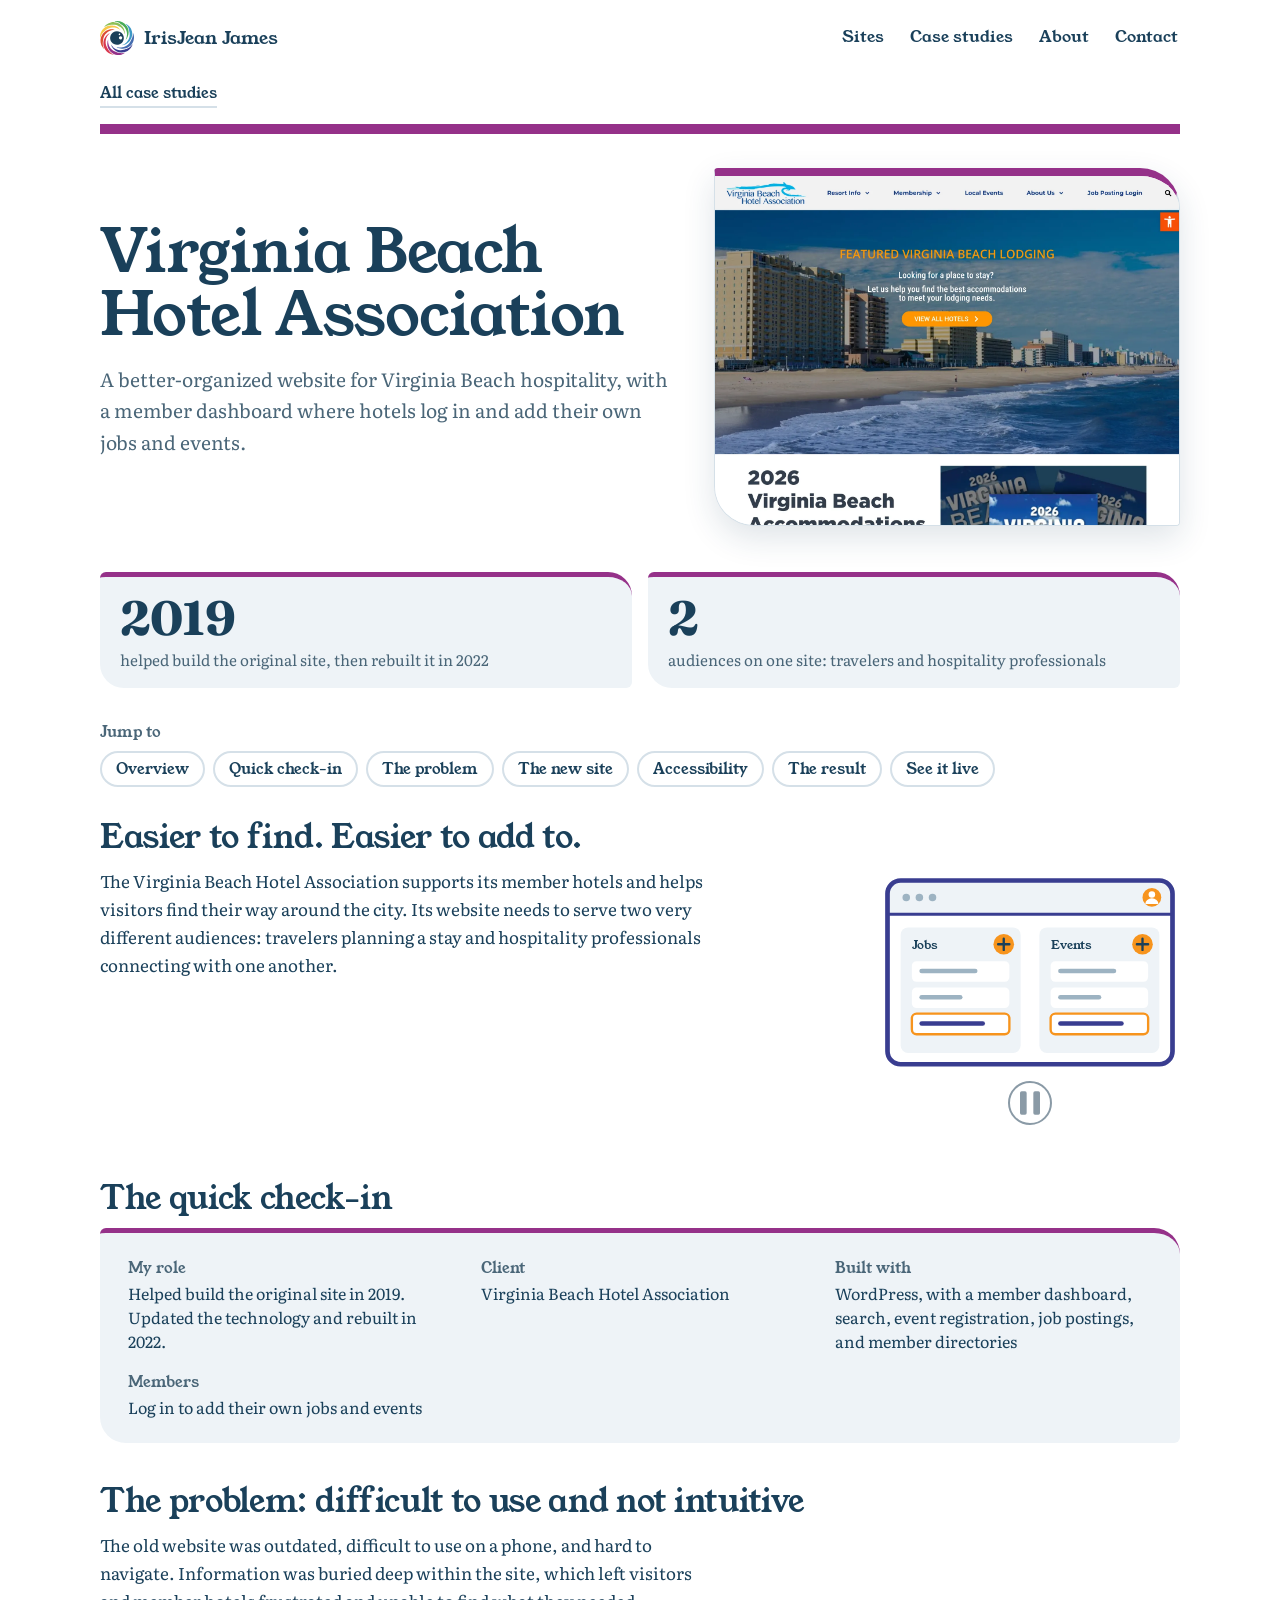
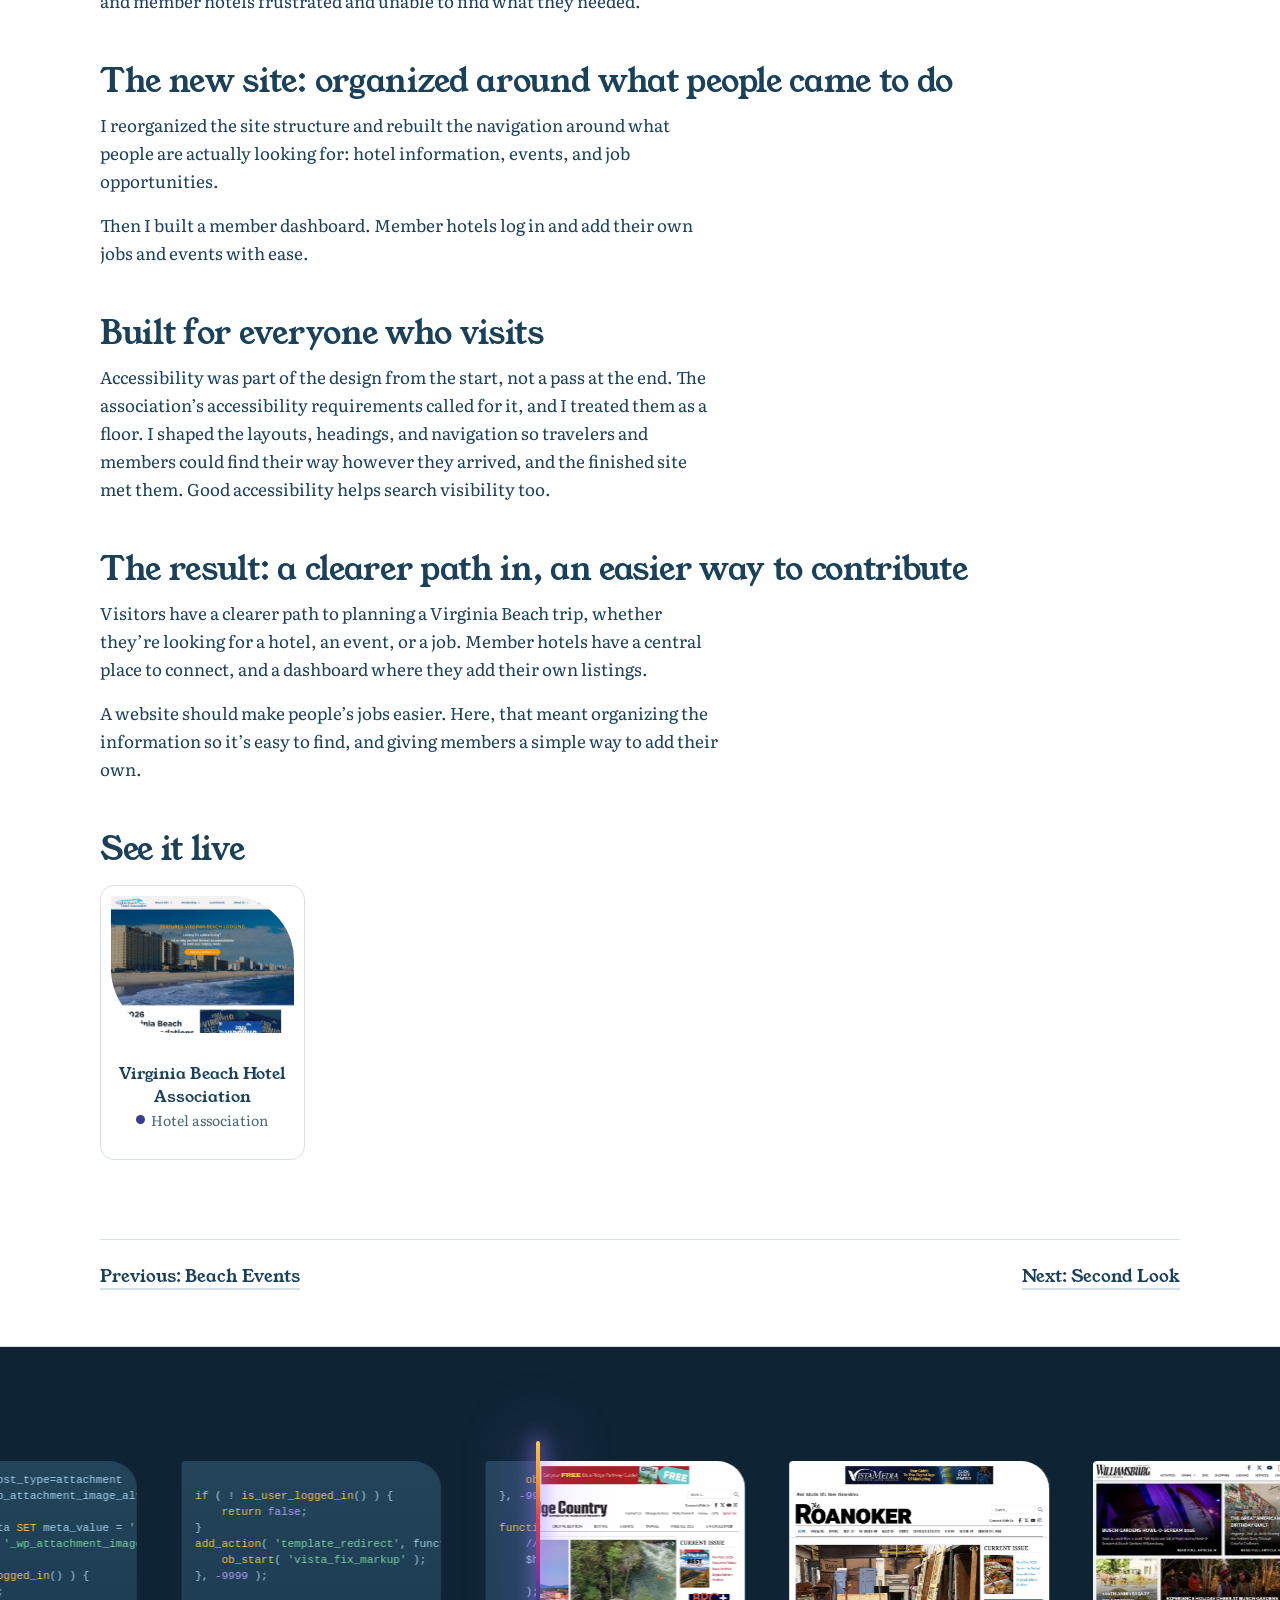
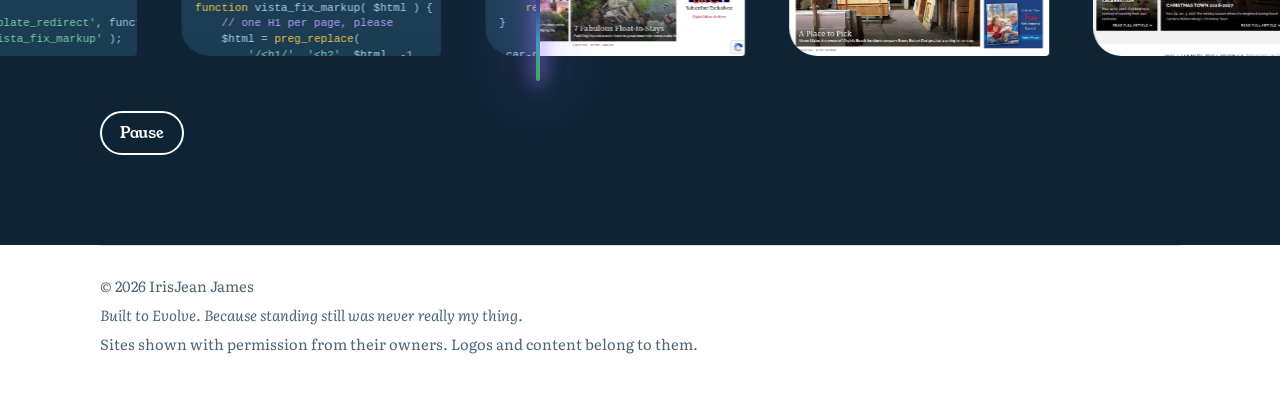
<file: work/vbha/index.html>
<!doctype html>
<html lang="en">
<head>
<meta charset="utf-8">
<meta name="viewport" content="width=device-width,initial-scale=1">
<title>Virginia Beach Hotel Association | IrisJean James</title>
<meta name="description" content="A reorganized WordPress site for a hotel association, with a member dashboard where hotels log in to add their own jobs and events.">
<link rel="icon" href="../../assets/logo.svg" type="image/svg+xml">
<link rel="stylesheet" href="../../styles.css">
<style>
.dnew,.dplus{transform-box:fill-box;transform-origin:center}
@keyframes dashin{0%,8%{opacity:0;transform:translateY(-8px)}20%,80%{opacity:1;transform:none}92%,100%{opacity:0;transform:translateY(-8px)}}
@keyframes plusp{0%,12%,100%{transform:scale(1)}5%{transform:scale(1.22)}}
.anim .dnew{animation:dashin 6s ease-in-out infinite}
.anim .dplus{animation:plusp 6s ease-in-out infinite}
.anim .dnew.d2,.anim .dplus.d2{animation-delay:1.8s}
</style>
</head>
<body>
<script src="../../intro.js"></script>
<a class="skip" href="#main">Skip to content</a>
<div class="wrap">
  <header class="top">
    <a class="brand" href="../../"><img src="../../assets/logo.svg" alt="" width="34" height="34">IrisJean James</a>
    <nav class="nav" aria-label="Main">
      <a href="../../#work">Sites</a>
      <a href="../">Case studies</a>
      <a href="../../about/">About</a>
      <a href="../../#contact">Contact</a>
    </nav>
  </header>
  <main id="main" style="--c:#953189">
    <a class="crumb" href="../">All case studies</a>
    <div class="page-hero has-shot">
      <div>
        <h1>Virginia Beach Hotel Association</h1>
        <p class="lede">A better-organized website for Virginia Beach hospitality, with a member dashboard where hotels log in and add their own jobs and events.</p>
    
      </div>
      <figure class="heroshot"><div class="frame"><img src="../../assets/shots/virginiabeachhotelassociation.com.webp" alt="The Virginia Beach Hotel Association home page: a beachfront row of hotels and a “View all hotels” button" width="1600" height="1200"></div></figure>
    </div>

    <div class="prose">
      <ul class="stats" aria-label="Key numbers">
        <li class="stat"><b>2019</b><span>helped build the original site, then rebuilt it in 2022</span></li>
        <li class="stat"><b>2</b><span>audiences on one site: travelers and hospitality professionals</span></li>
      </ul>
      <nav class="jump" aria-label="On this page">
        <p>Jump to</p>
        <ul><li><a href="#j-overview">Overview</a></li><li><a href="#j-quick-check-in">Quick check-in</a></li><li><a href="#j-the-problem">The problem</a></li><li><a href="#j-the-new-site">The new site</a></li><li><a href="#j-accessibility">Accessibility</a></li><li><a href="#j-the-result">The result</a></li><li><a href="#j-see-it-live">See it live</a></li></ul>
      </nav>
      <section>
                <h2 id="j-overview">Easier to find. Easier to add to.</h2>
        <div class="split">
          <div class="deco" data-motion><svg viewBox="0 0 320 210" width="320" height="210" aria-hidden="true" focusable="false"><rect x="8" y="8" width="304" height="196" rx="14" fill="#fff"/><path d="M8 44V22a14 14 0 0 1 14-14H298a14 14 0 0 1 14 14V44Z" fill="#eef3f7"/><rect x="8" y="8" width="304" height="196" rx="14" fill="none" stroke="#393d90" stroke-width="5"/><path d="M8 44H312" stroke="#393d90" stroke-width="3"/><circle cx="28" cy="26" r="4" fill="#9db3c2"/><circle cx="42" cy="26" r="4" fill="#9db3c2"/><circle cx="56" cy="26" r="4" fill="#9db3c2"/><circle cx="290" cy="26" r="10" fill="#f7941d"/><circle cx="290" cy="23" r="3.5" fill="#fff"/><path d="M283 33a7 6 0 0 1 14 0" fill="#fff"/><rect x="22" y="58" width="128" height="134" rx="8" fill="#eef3f7"/><text x="34" y="81" style="font:700 13px var(--display,serif)" fill="#1a405a">Jobs</text><g class="dplus d1"><circle cx="132" cy="76" r="11" fill="#f7941d"/><path d="M132 70v12M126 76h12" stroke="#1a405a" stroke-width="2.5" stroke-linecap="round"/></g><rect x="34" y="94" width="104" height="22" rx="5" fill="#fff"/><rect x="42" y="102" width="62" height="5" rx="2.5" fill="#9db3c2"/><rect x="34" y="122" width="104" height="22" rx="5" fill="#fff"/><rect x="42" y="130" width="46" height="5" rx="2.5" fill="#9db3c2"/><g class="dnew d1"><rect x="34" y="150" width="104" height="22" rx="5" fill="#fff" stroke="#f7941d" stroke-width="2.5"/><rect x="42" y="158" width="70" height="5" rx="2.5" fill="#393d90"/></g><rect x="170" y="58" width="128" height="134" rx="8" fill="#eef3f7"/><text x="182" y="81" style="font:700 13px var(--display,serif)" fill="#1a405a">Events</text><g class="dplus d2"><circle cx="280" cy="76" r="11" fill="#f7941d"/><path d="M280 70v12M274 76h12" stroke="#1a405a" stroke-width="2.5" stroke-linecap="round"/></g><rect x="182" y="94" width="104" height="22" rx="5" fill="#fff"/><rect x="190" y="102" width="62" height="5" rx="2.5" fill="#9db3c2"/><rect x="182" y="122" width="104" height="22" rx="5" fill="#fff"/><rect x="190" y="130" width="46" height="5" rx="2.5" fill="#9db3c2"/><g class="dnew d2"><rect x="182" y="150" width="104" height="22" rx="5" fill="#fff" stroke="#f7941d" stroke-width="2.5"/><rect x="190" y="158" width="70" height="5" rx="2.5" fill="#393d90"/></g></svg></div>
          <div>
            <p>The Virginia Beach Hotel Association supports its member hotels and helps visitors find their way around the city. Its website needs to serve two very different audiences: travelers planning a stay and hospitality professionals connecting with one another.</p>
          
          </div>
        </div>
      </section>

      <section class="factsec">
        <h2 id="j-quick-check-in">The quick check-in</h2>
        <dl class="facts">
        <div><dt>My role</dt><dd>Helped build the original site in 2019. Updated the technology and rebuilt in 2022.</dd></div>
        <div><dt>Client</dt><dd>Virginia Beach Hotel Association</dd></div>
        <div><dt>Built with</dt><dd>WordPress, with a member dashboard, search, event registration, job postings, and member directories</dd></div>
        <div><dt>Members</dt><dd>Log in to add their own jobs and events</dd></div>
        </dl>
      </section>

      <section>
        <h2 id="j-the-problem">The problem: difficult to use and not intuitive</h2>
        <p>The old website was outdated, difficult to use on a phone, and hard to navigate. Information was buried deep within the site, which left visitors and member hotels frustrated and unable to find what they needed.</p>
      </section>

      <section>
        <h2 id="j-the-new-site">The new site: organized around what people came to do</h2>
        <p>I reorganized the site structure and rebuilt the navigation around what people are actually looking for: hotel information, events, and job opportunities.</p>
        <p>Then I built a member dashboard. Member hotels log in and add their own jobs and events with ease.</p>
      </section>

      <section>
        <h2 id="j-accessibility">Built for everyone who visits</h2>
        <p>Accessibility was part of the design from the start, not a pass at the end. The association’s accessibility requirements called for it, and I treated them as a floor. I shaped the layouts, headings, and navigation so travelers and members could find their way however they arrived, and the finished site met them. Good accessibility helps search visibility too.</p>
      </section>

      <section>
        <h2 id="j-the-result">The result: a clearer path in, an easier way to contribute</h2>
        <p>Visitors have a clearer path to planning a Virginia Beach trip, whether they’re looking for a hotel, an event, or a job. Member hotels have a central place to connect, and a dashboard where they add their own listings.</p>
        <p>A website should make people’s jobs easier. Here, that meant organizing the information so it’s easy to find, and giving members a simple way to add their own.</p>
      </section>

      <section>
        <h2 id="j-see-it-live">See it live</h2>
        <ul class="tiles">
<li><a class="tile" style="--c:#393d90" href="https://virginiabeachhotelassociation.com" target="_blank" rel="noopener" aria-label="Virginia Beach Hotel Association, virginiabeachhotelassociation.com (opens in a new tab)"><span class="shot"><span class="petal" style="--r:0deg"><span>V</span></span><img src="../../assets/shots/virginiabeachhotelassociation.com.webp" alt="" loading="lazy" width="960" height="720"></span><span class="meta"><b>Virginia Beach Hotel Association</b><small><i class="dot"></i>Hotel association</small></span></a></li>
</ul>
      </section>
    </div>

    <nav class="pager" aria-label="Case studies"><a href="../beach-events/">Previous: Beach Events</a><a href="../custom-audit/">Next: Second Look</a></nav>
  </main>
</div>
<div class="wrap">
  <footer>
    <p>&copy; 2026 IrisJean James</p>
    <p class="closing">Built to Evolve. Because standing still was never really my thing.</p>
    <p>Sites shown with permission from their owners. Logos and content belong to them.</p>
  </footer>
</div>
<script src="../../motion.js"></script>
<script src="../../beam.js"></script>
</body>
</html>
</file>
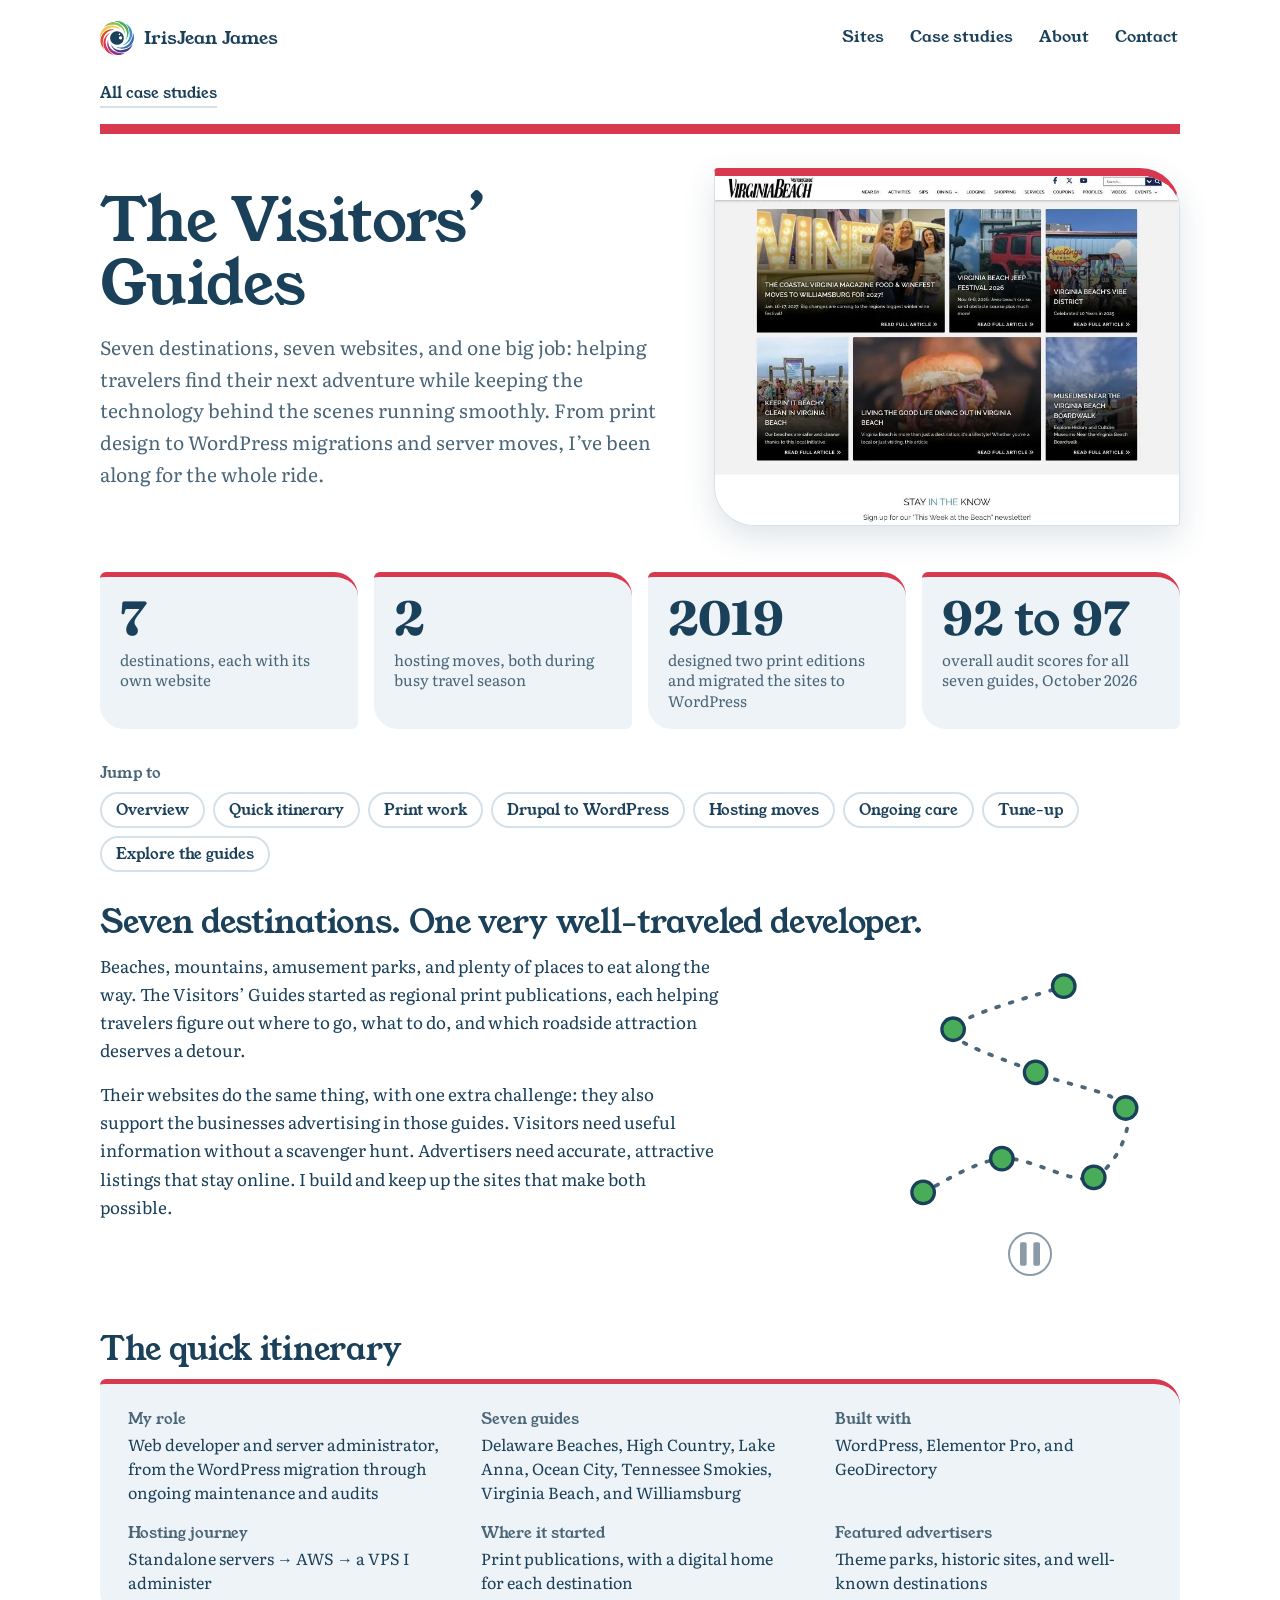
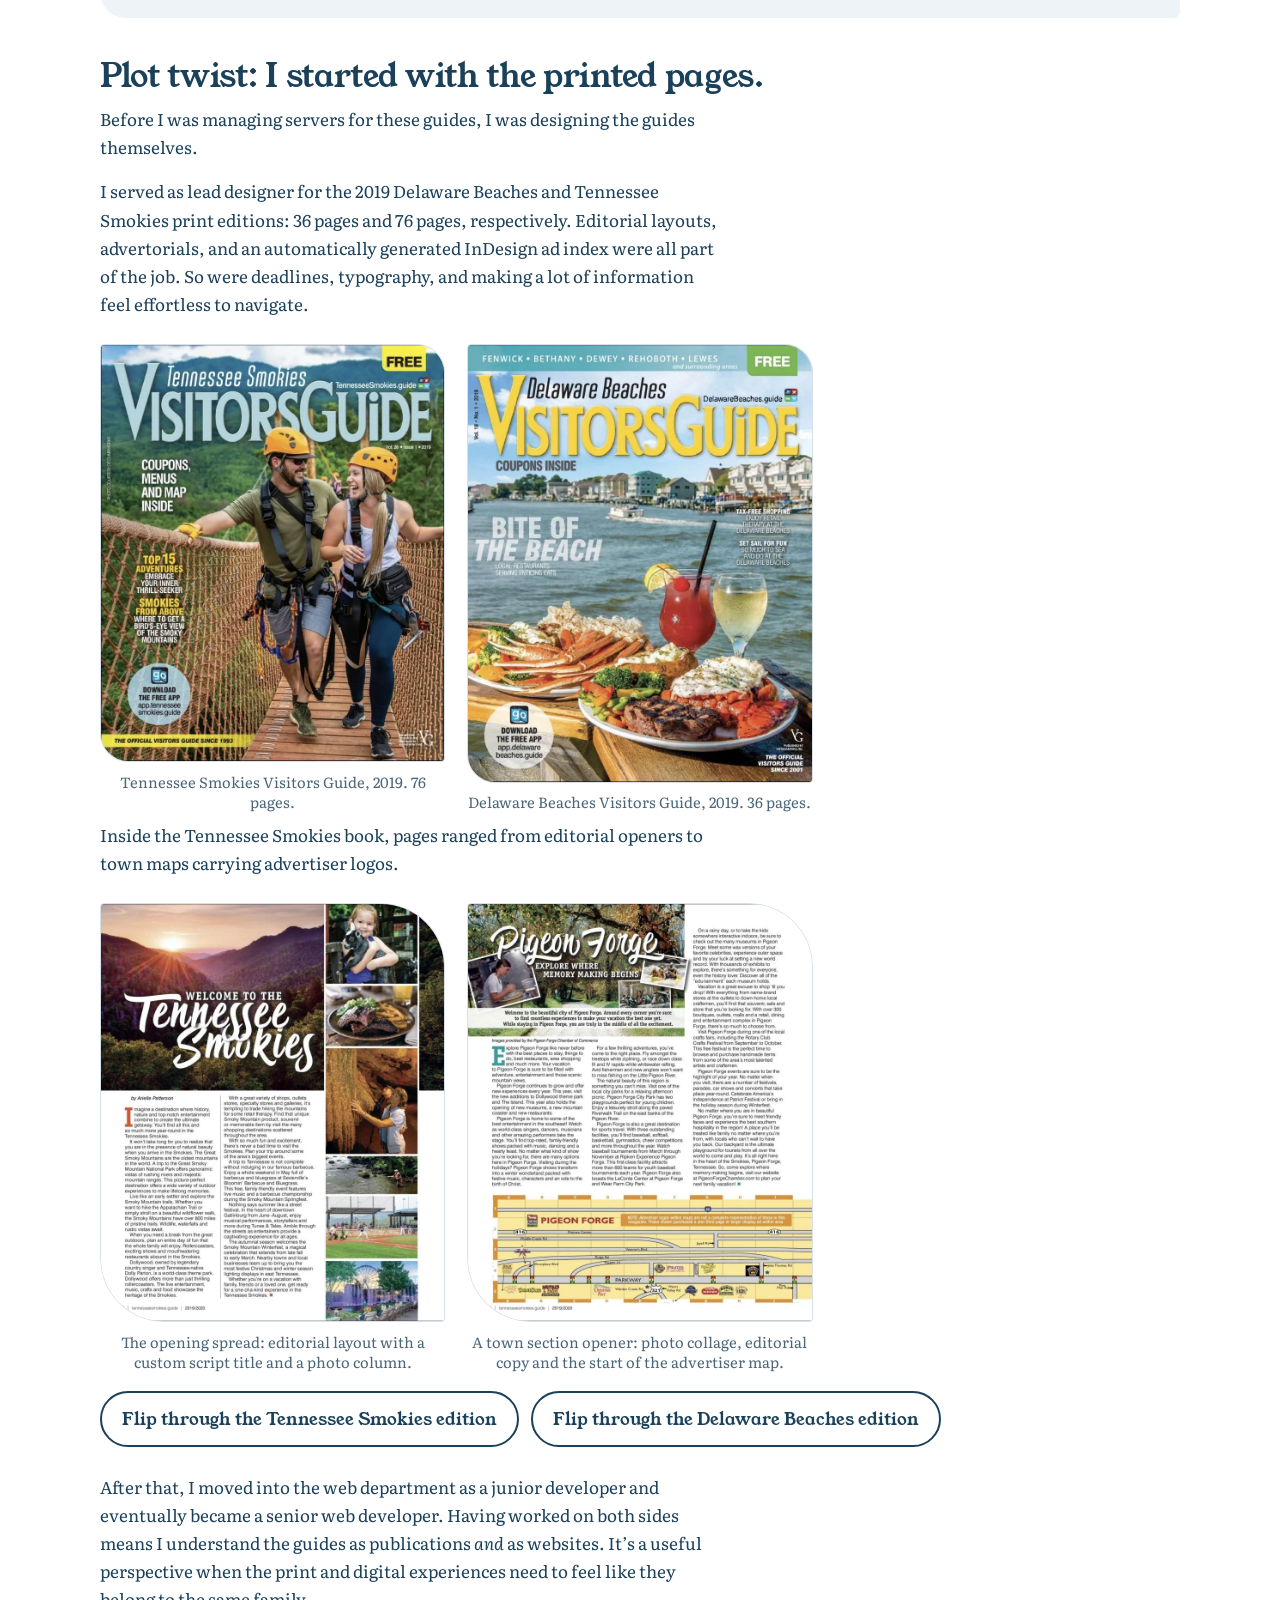
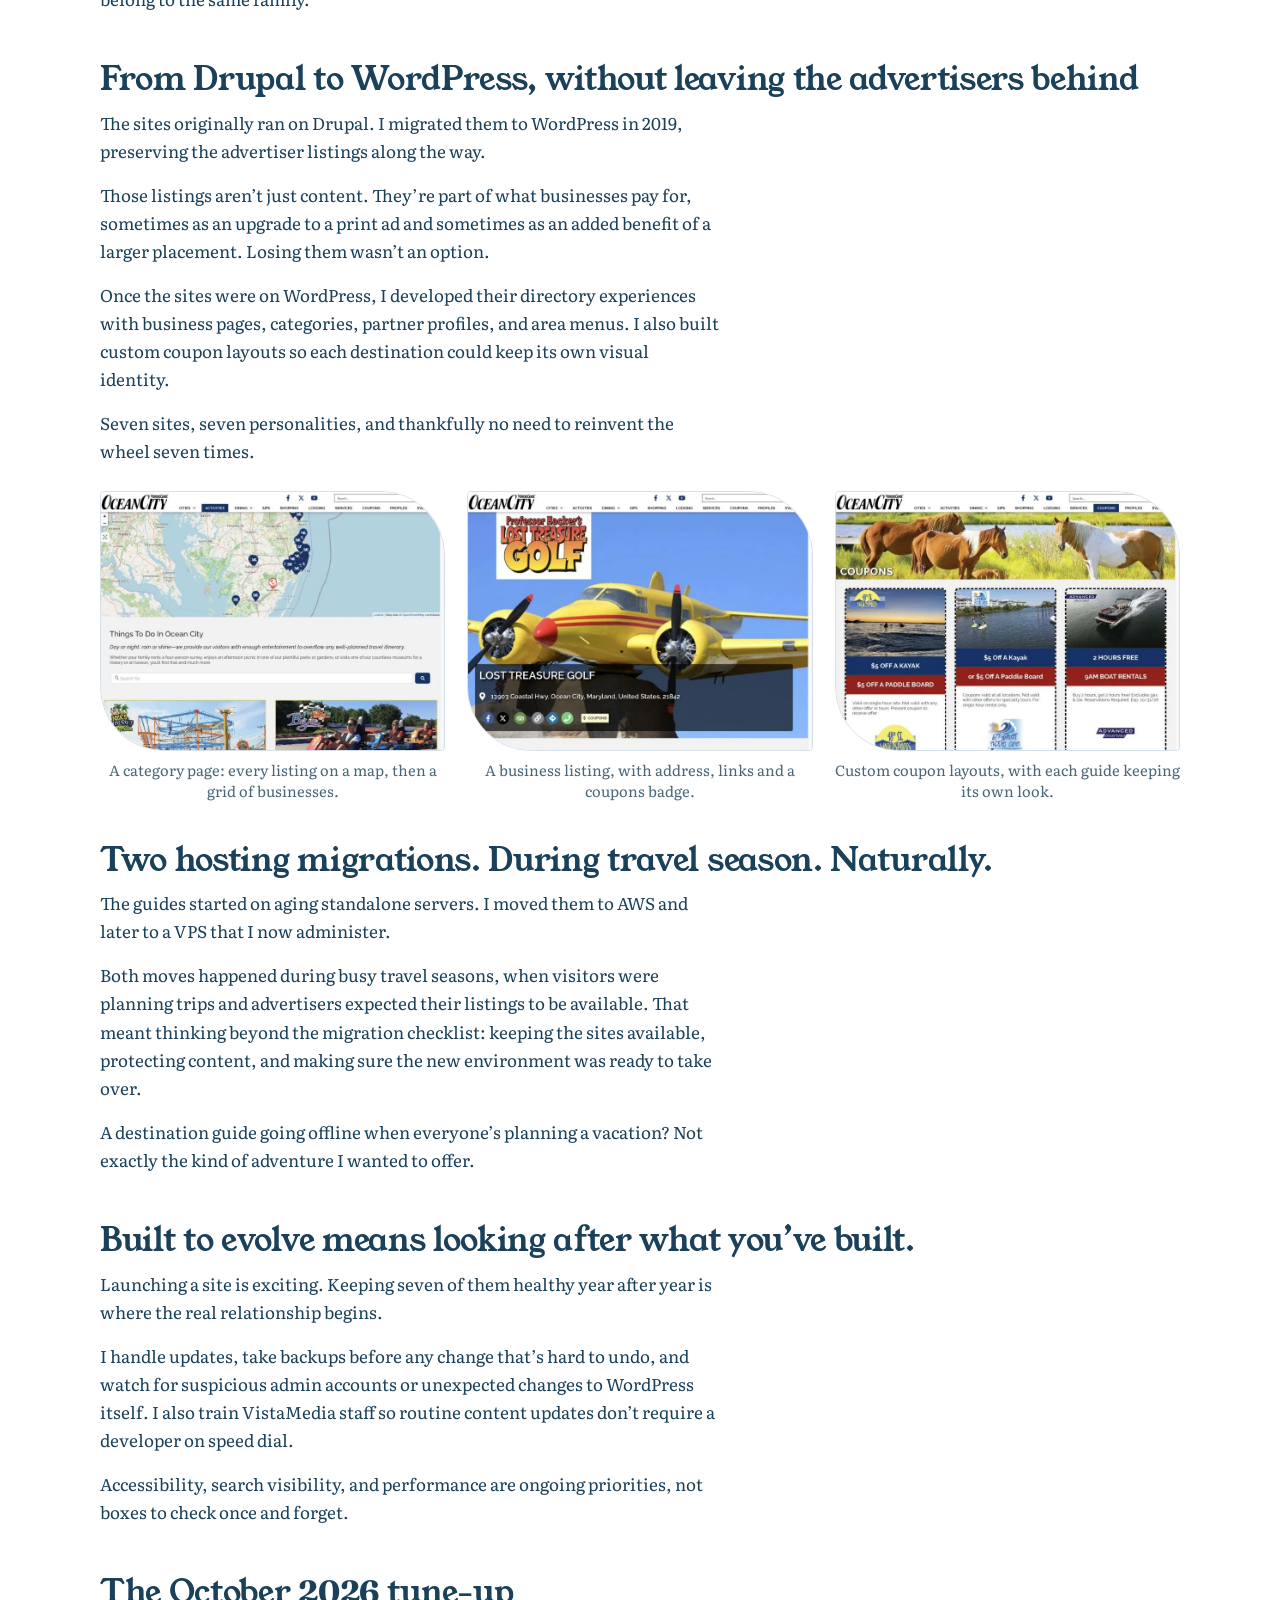
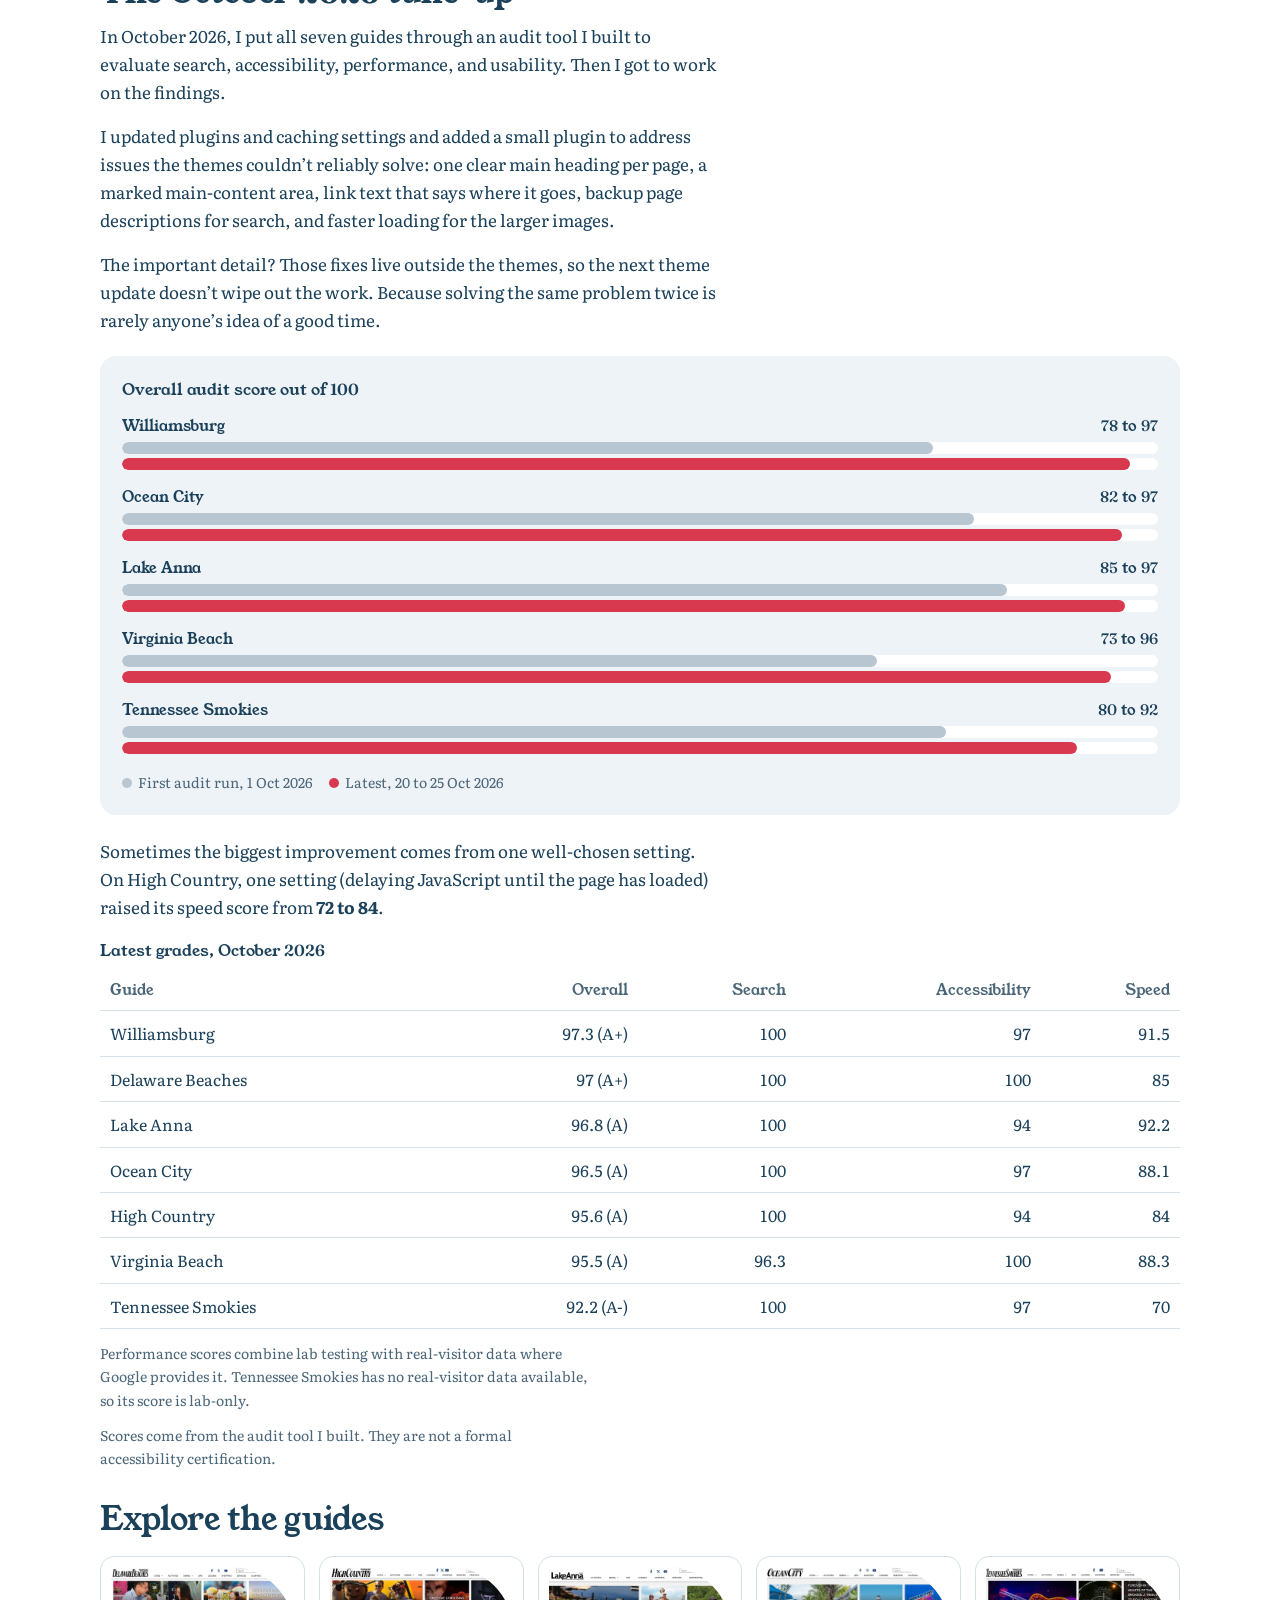
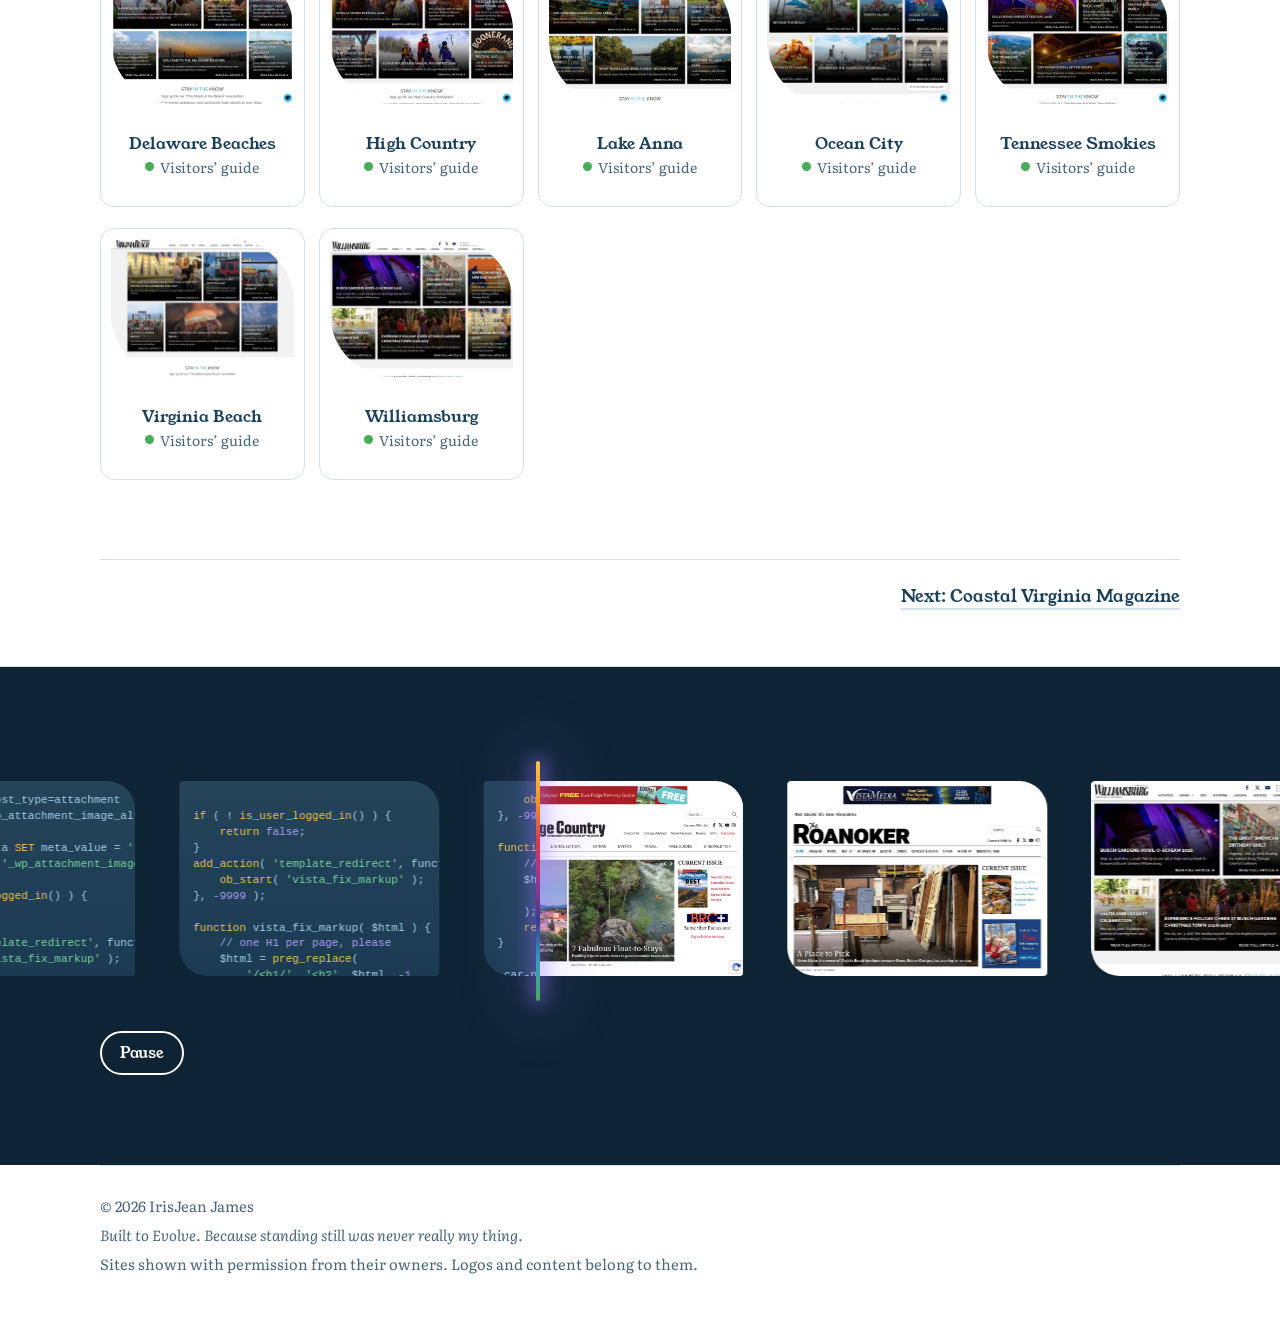
<file: work/visitor-guides/index.html>
<!doctype html>
<html lang="en">
<head>
<meta charset="utf-8">
<meta name="viewport" content="width=device-width,initial-scale=1">
<title>The Visitors’ Guides | IrisJean James</title>
<meta name="description" content="Seven regional visitors’ guides that began in print, moved from Drupal to WordPress, and run on a VPS I administer.">
<link rel="icon" href="../../assets/logo.svg" type="image/svg+xml">
<link rel="stylesheet" href="../../styles.css">
</head>
<body>
<script src="../../intro.js"></script>
<a class="skip" href="#main">Skip to content</a>
<div class="wrap">
  <header class="top">
    <a class="brand" href="../../"><img src="../../assets/logo.svg" alt="" width="34" height="34">IrisJean James</a>
    <nav class="nav" aria-label="Main">
      <a href="../../#work">Sites</a>
      <a href="../">Case studies</a>
      <a href="../../about/">About</a>
      <a href="../../#contact">Contact</a>
    </nav>
  </header>
  <main id="main" style="--c:#d9394f">
    <a class="crumb" href="../">All case studies</a>
    <div class="page-hero has-shot">
      <div>
        <h1>The Visitors’ Guides</h1>
        <p class="lede">Seven destinations, seven websites, and one big job: helping travelers find their next adventure while keeping the technology behind the scenes running smoothly. From print design to WordPress migrations and server moves, I’ve been along for the whole ride.</p>
    
      </div>
      <figure class="heroshot"><div class="frame"><img src="../../assets/shots/virginiabeach.guide.webp" alt="The Virginia Beach visitors’ guide home page: the Visitors Guide logo above a grid of story cards" width="1600" height="1200"></div></figure>
    </div>

    <div class="prose">
      <ul class="stats" aria-label="Key numbers">
        <li class="stat"><b>7</b><span>destinations, each with its own website</span></li>
        <li class="stat"><b>2</b><span>hosting moves, both during busy travel season</span></li>
        <li class="stat"><b>2019</b><span>designed two print editions and migrated the sites to WordPress</span></li>
        <li class="stat"><b>92 to 97</b><span>overall audit scores for all seven guides, October 2026</span></li>
      </ul>
      <nav class="jump" aria-label="On this page">
        <p>Jump to</p>
        <ul><li><a href="#j-overview">Overview</a></li><li><a href="#j-quick-itinerary">Quick itinerary</a></li><li><a href="#j-print-work">Print work</a></li><li><a href="#j-drupal-to-wordpress">Drupal to WordPress</a></li><li><a href="#j-hosting-moves">Hosting moves</a></li><li><a href="#j-ongoing-care">Ongoing care</a></li><li><a href="#j-tune-up">Tune-up</a></li><li><a href="#j-explore-the-guides">Explore the guides</a></li></ul>
      </nav>
      <section>
                <h2 id="j-overview">Seven destinations. One very well-traveled developer.</h2>
        <div class="split">
          <div class="deco" data-motion><svg viewBox="0 0 320 280" width="320" height="280" aria-hidden="true" focusable="false"><path class="trail" d="M46 250 C60.0 244.0 99.7 216.7 130 214 C160.3 211.3 206.0 243.0 228 234 C250.0 225.0 272.3 178.7 262 160 C251.7 141.3 196.7 136.0 166 122 C135.3 108.0 73.0 91.3 78 76 C83.0 60.7 176.3 37.7 196 30" fill="none" stroke="#4a6678" stroke-width="4" stroke-dasharray="3 12" stroke-linecap="round"/><circle class="pin" style="animation-delay:0.0s" cx="46" cy="250" r="12" fill="#48ac58" stroke="#1a405a" stroke-width="3.5"/><circle class="pin" style="animation-delay:0.5s" cx="130" cy="214" r="12" fill="#48ac58" stroke="#1a405a" stroke-width="3.5"/><circle class="pin" style="animation-delay:1.0s" cx="228" cy="234" r="12" fill="#48ac58" stroke="#1a405a" stroke-width="3.5"/><circle class="pin" style="animation-delay:1.5s" cx="262" cy="160" r="12" fill="#48ac58" stroke="#1a405a" stroke-width="3.5"/><circle class="pin" style="animation-delay:2.0s" cx="166" cy="122" r="12" fill="#48ac58" stroke="#1a405a" stroke-width="3.5"/><circle class="pin" style="animation-delay:2.5s" cx="78" cy="76" r="12" fill="#48ac58" stroke="#1a405a" stroke-width="3.5"/><circle class="pin" style="animation-delay:3.0s" cx="196" cy="30" r="12" fill="#48ac58" stroke="#1a405a" stroke-width="3.5"/></svg></div>
          <div>
            <p>Beaches, mountains, amusement parks, and plenty of places to eat along the way. The Visitors’ Guides started as regional print publications, each helping travelers figure out where to go, what to do, and which roadside attraction deserves a detour.</p>
            <p>Their websites do the same thing, with one extra challenge: they also support the businesses advertising in those guides. Visitors need useful information without a scavenger hunt. Advertisers need accurate, attractive listings that stay online. I build and keep up the sites that make both possible.</p>
          
          </div>
        </div>
      </section>

      <section class="factsec">
        <h2 id="j-quick-itinerary">The quick itinerary</h2>
        <dl class="facts">
        <div><dt>My role</dt><dd>Web developer and server administrator, from the WordPress migration through ongoing maintenance and audits</dd></div>
        <div><dt>Seven guides</dt><dd>Delaware Beaches, High Country, Lake Anna, Ocean City, Tennessee Smokies, Virginia Beach, and Williamsburg</dd></div>
        <div><dt>Built with</dt><dd>WordPress, Elementor Pro, and GeoDirectory</dd></div>
        <div><dt>Hosting journey</dt><dd>Standalone servers → AWS → a VPS I administer</dd></div>
        <div><dt>Where it started</dt><dd>Print publications, with a digital home for each destination</dd></div>
        <div><dt>Featured advertisers</dt><dd>Theme parks, historic sites, and well-known destinations</dd></div>
        </dl>
      </section>

      <section>
        <h2 id="j-print-work">Plot twist: I started with the printed pages.</h2>
        <p>Before I was managing servers for these guides, I was designing the guides themselves.</p>
        <p>I served as lead designer for the 2019 Delaware Beaches and Tennessee Smokies print editions: 36 pages and 76 pages, respectively. Editorial layouts, advertorials, and an automatically generated InDesign ad index were all part of the job. So were deadlines, typography, and making a lot of information feel effortless to navigate.</p>
        <div class="figs"><figure class="fig cover"><img src="../../assets/print/tennessee-smokies-2019-cover.webp" alt="Cover of the 2019 Tennessee Smokies Visitors Guide, a zip-lining couple on a rope bridge" loading="lazy"><figcaption>Tennessee Smokies Visitors Guide, 2019. 76 pages.</figcaption></figure><figure class="fig cover"><img src="../../assets/print/delaware-beaches-2019-cover.webp" alt="Cover of the 2019 Delaware Beaches Visitors Guide, a seafood platter on a dock above a canal" loading="lazy"><figcaption>Delaware Beaches Visitors Guide, 2019. 36 pages.</figcaption></figure></div>
        <p>Inside the Tennessee Smokies book, pages ranged from editorial openers to town maps carrying advertiser logos.</p>
        <div class="figs"><figure class="fig"><img src="../../assets/print/tennessee-smokies-2019-welcome.webp" alt="Interior page of the 2019 Tennessee Smokies guide: Welcome to the Tennessee Smokies in script lettering over a sunset mountain view, two columns of text and a column of photos" loading="lazy"><figcaption>The opening spread: editorial layout with a custom script title and a photo column.</figcaption></figure><figure class="fig"><img src="../../assets/print/tennessee-smokies-2019-pigeon-forge.webp" alt="Interior page of the 2019 Tennessee Smokies guide: Pigeon Forge introduction with a photo collage header, two columns of text and the start of a numbered map with advertiser logos" loading="lazy"><figcaption>A town section opener: photo collage, editorial copy and the start of the advertiser map.</figcaption></figure></div>
        <div class="actions"><a class="btn" href="https://online.fliphtml5.com/uthw/brgo/" target="_blank" rel="noopener">Flip through the Tennessee Smokies edition<span class="sr"> (opens in a new tab)</span></a><a class="btn" href="https://online.fliphtml5.com/uthw/jtdm/" target="_blank" rel="noopener">Flip through the Delaware Beaches edition<span class="sr"> (opens in a new tab)</span></a></div>
        <p>After that, I moved into the web department as a junior developer and eventually became a senior web developer. Having worked on both sides means I understand the guides as publications <em>and</em> as websites. It’s a useful perspective when the print and digital experiences need to feel like they belong to the same family.</p>
      </section>

      <section>
        <h2 id="j-drupal-to-wordpress">From Drupal to WordPress, without leaving the advertisers behind</h2>
        <p>The sites originally ran on Drupal. I migrated them to WordPress in 2019, preserving the advertiser listings along the way.</p>
        <p>Those listings aren’t just content. They’re part of what businesses pay for, sometimes as an upgrade to a print ad and sometimes as an added benefit of a larger placement. Losing them wasn’t an option.</p>
        <p>Once the sites were on WordPress, I developed their directory experiences with business pages, categories, partner profiles, and area menus. I also built custom coupon layouts so each destination could keep its own visual identity.</p>
        <p>Seven sites, seven personalities, and thankfully no need to reinvent the wheel seven times.</p>
        <div class="figs"><figure class="fig"><img src="../../assets/print/oceancity-directory-map.webp" alt="Ocean City Visitors Guide activities page with a map of listings above a grid of businesses" loading="lazy"><figcaption>A category page: every listing on a map, then a grid of businesses.</figcaption></figure><figure class="fig"><img src="../../assets/print/oceancity-listing.webp" alt="A business listing page for an Ocean City mini golf course with address, social icons and a coupons badge" loading="lazy"><figcaption>A business listing, with address, links and a coupons badge.</figcaption></figure><figure class="fig"><img src="../../assets/print/oceancity-coupons.webp" alt="The Ocean City coupons page, a grid of dashed-border coupon cards" loading="lazy"><figcaption>Custom coupon layouts, with each guide keeping its own look.</figcaption></figure></div>
      </section>

      <section>
        <h2 id="j-hosting-moves">Two hosting migrations. During travel season. Naturally.</h2>
        <p>The guides started on aging standalone servers. I moved them to AWS and later to a VPS that I now administer.</p>
        <p>Both moves happened during busy travel seasons, when visitors were planning trips and advertisers expected their listings to be available. That meant thinking beyond the migration checklist: keeping the sites available, protecting content, and making sure the new environment was ready to take over.</p>
        <p>A destination guide going offline when everyone’s planning a vacation? Not exactly the kind of adventure I wanted to offer.</p>
      </section>

      <section>
        <h2 id="j-ongoing-care">Built to evolve means looking after what you’ve built.</h2>
        <p>Launching a site is exciting. Keeping seven of them healthy year after year is where the real relationship begins.</p>
        <p>I handle updates, take backups before any change that’s hard to undo, and watch for suspicious admin accounts or unexpected changes to WordPress itself. I also train VistaMedia staff so routine content updates don’t require a developer on speed dial.</p>
        <p>Accessibility, search visibility, and performance are ongoing priorities, not boxes to check once and forget.</p>
      </section>

      <section>
        <h2 id="j-tune-up">The October 2026 tune-up</h2>
        <p>In October 2026, I put all seven guides through an audit tool I built to evaluate search, accessibility, performance, and usability. Then I got to work on the findings.</p>
        <p>I updated plugins and caching settings and added a small plugin to address issues the themes couldn’t reliably solve: one clear main heading per page, a marked main-content area, link text that says where it goes, backup page descriptions for search, and faster loading for the larger images.</p>
        <p>The important detail? Those fixes live outside the themes, so the next theme update doesn’t wipe out the work. Because solving the same problem twice is rarely anyone’s idea of a good time.</p>
        <div class="bars" role="group" aria-label="Overall audit scores for five visitor guides, first run and latest"><h4>Overall audit score out of 100</h4><div class="row"><div class="lab"><span>Williamsburg</span><span>78 to 97</span></div><div class="track"><i class="before" style="--b:78.3%"></i></div><div class="track"><i class="after" style="--a:97.3%"></i></div></div><div class="row"><div class="lab"><span>Ocean City</span><span>82 to 97</span></div><div class="track"><i class="before" style="--b:82.2%"></i></div><div class="track"><i class="after" style="--a:96.5%"></i></div></div><div class="row"><div class="lab"><span>Lake Anna</span><span>85 to 97</span></div><div class="track"><i class="before" style="--b:85.4%"></i></div><div class="track"><i class="after" style="--a:96.8%"></i></div></div><div class="row"><div class="lab"><span>Virginia Beach</span><span>73 to 96</span></div><div class="track"><i class="before" style="--b:72.9%"></i></div><div class="track"><i class="after" style="--a:95.5%"></i></div></div><div class="row"><div class="lab"><span>Tennessee Smokies</span><span>80 to 92</span></div><div class="track"><i class="before" style="--b:79.5%"></i></div><div class="track"><i class="after" style="--a:92.2%"></i></div></div><div class="legend"><span>First audit run, 1 Oct 2026</span><span>Latest, 20 to 25 Oct 2026</span></div></div>
        <p>Sometimes the biggest improvement comes from one well-chosen setting. On High Country, one setting (delaying JavaScript until the page has loaded) raised its speed score from <strong>72 to 84</strong>.</p>
        <table class="grades">
          <caption>Latest grades, October 2026</caption>
          <thead><tr><th>Guide</th><th class="n">Overall</th><th class="n">Search</th><th class="n">Accessibility</th><th class="n">Speed</th></tr></thead>
          <tbody>
            <tr><td>Williamsburg</td><td class="n">97.3 (A+)</td><td class="n">100</td><td class="n">97</td><td class="n">91.5</td></tr>
            <tr><td>Delaware Beaches</td><td class="n">97 (A+)</td><td class="n">100</td><td class="n">100</td><td class="n">85</td></tr>
            <tr><td>Lake Anna</td><td class="n">96.8 (A)</td><td class="n">100</td><td class="n">94</td><td class="n">92.2</td></tr>
            <tr><td>Ocean City</td><td class="n">96.5 (A)</td><td class="n">100</td><td class="n">97</td><td class="n">88.1</td></tr>
            <tr><td>High Country</td><td class="n">95.6 (A)</td><td class="n">100</td><td class="n">94</td><td class="n">84</td></tr>
            <tr><td>Virginia Beach</td><td class="n">95.5 (A)</td><td class="n">96.3</td><td class="n">100</td><td class="n">88.3</td></tr>
            <tr><td>Tennessee Smokies</td><td class="n">92.2 (A-)</td><td class="n">100</td><td class="n">97</td><td class="n">70</td></tr>
          </tbody>
        </table>
        <p class="fine">Performance scores combine lab testing with real-visitor data where Google provides it. Tennessee Smokies has no real-visitor data available, so its score is lab-only.</p>
        <p class="fine">Scores come from the audit tool I built. They are not a formal accessibility certification.</p>
      </section>

      <section>
        <h2 id="j-explore-the-guides">Explore the guides</h2>
        <ul class="tiles">
<li><a class="tile" style="--c:#48ac58" href="https://delawarebeaches.guide" target="_blank" rel="noopener" aria-label="Delaware Beaches, delawarebeaches.guide (opens in a new tab)"><span class="shot"><span class="petal" style="--r:0deg"><span>D</span></span><img src="../../assets/shots/delawarebeaches.guide.webp" alt="" loading="lazy" width="960" height="720"></span><span class="meta"><b>Delaware Beaches</b><small><i class="dot"></i>Visitors’ guide</small></span></a></li>
<li><a class="tile" style="--c:#48ac58" href="https://highcountry.guide" target="_blank" rel="noopener" aria-label="High Country, highcountry.guide (opens in a new tab)"><span class="shot"><span class="petal" style="--r:47deg"><span>H</span></span><img src="../../assets/shots/highcountry.guide.webp" alt="" loading="lazy" width="960" height="720"></span><span class="meta"><b>High Country</b><small><i class="dot"></i>Visitors’ guide</small></span></a></li>
<li><a class="tile" style="--c:#48ac58" href="https://lakeanna.guide" target="_blank" rel="noopener" aria-label="Lake Anna, lakeanna.guide (opens in a new tab)"><span class="shot"><span class="petal" style="--r:94deg"><span>L</span></span><img src="../../assets/shots/lakeanna.guide.webp" alt="" loading="lazy" width="960" height="720"></span><span class="meta"><b>Lake Anna</b><small><i class="dot"></i>Visitors’ guide</small></span></a></li>
<li><a class="tile" style="--c:#48ac58" href="https://oceancity.guide" target="_blank" rel="noopener" aria-label="Ocean City, oceancity.guide (opens in a new tab)"><span class="shot"><span class="petal" style="--r:141deg"><span>O</span></span><img src="../../assets/shots/oceancity.guide.webp" alt="" loading="lazy" width="960" height="720"></span><span class="meta"><b>Ocean City</b><small><i class="dot"></i>Visitors’ guide</small></span></a></li>
<li><a class="tile" style="--c:#48ac58" href="https://tennesseesmokies.guide" target="_blank" rel="noopener" aria-label="Tennessee Smokies, tennesseesmokies.guide (opens in a new tab)"><span class="shot"><span class="petal" style="--r:188deg"><span>T</span></span><img src="../../assets/shots/tennesseesmokies.guide.webp" alt="" loading="lazy" width="960" height="720"></span><span class="meta"><b>Tennessee Smokies</b><small><i class="dot"></i>Visitors’ guide</small></span></a></li>
<li><a class="tile" style="--c:#48ac58" href="https://virginiabeach.guide" target="_blank" rel="noopener" aria-label="Virginia Beach, virginiabeach.guide (opens in a new tab)"><span class="shot"><span class="petal" style="--r:235deg"><span>V</span></span><img src="../../assets/shots/virginiabeach.guide.webp" alt="" loading="lazy" width="960" height="720"></span><span class="meta"><b>Virginia Beach</b><small><i class="dot"></i>Visitors’ guide</small></span></a></li>
<li><a class="tile" style="--c:#48ac58" href="https://gowilliamsburg.com" target="_blank" rel="noopener" aria-label="Williamsburg, gowilliamsburg.com (opens in a new tab)"><span class="shot"><span class="petal" style="--r:282deg"><span>W</span></span><img src="../../assets/shots/gowilliamsburg.com.webp" alt="" loading="lazy" width="960" height="720"></span><span class="meta"><b>Williamsburg</b><small><i class="dot"></i>Visitors’ guide</small></span></a></li>
</ul>
      </section>
    </div>

    <nav class="pager" aria-label="Case studies"><span></span><a href="../coastal-virginia-magazine/">Next: Coastal Virginia Magazine</a></nav>
  </main>
</div>
<div class="wrap">
  <footer>
    <p>&copy; 2026 IrisJean James</p>
    <p class="closing">Built to Evolve. Because standing still was never really my thing.</p>
    <p>Sites shown with permission from their owners. Logos and content belong to them.</p>
  </footer>
</div>
<script src="../../motion.js"></script>
<script src="../../beam.js"></script>
</body>
</html>
</file>
<file: styles.css>
@font-face{font-family:"Fraunces";font-style:normal;font-weight:100 900;font-display:swap;src:url("assets/fonts/fraunces.woff2") format("woff2");unicode-range:U+0030-0039,U+002B}
@font-face{font-family:"Young Serif";font-style:normal;font-weight:100 900;font-display:swap;src:url("assets/fonts/young-serif-latin-400-normal.woff2") format("woff2");unicode-range:U+0000-002A,U+002C-002F,U+003A-FFFF}
@font-face{font-family:"Literata";font-style:normal;font-weight:200 900;font-display:swap;src:url("assets/fonts/literata.woff2") format("woff2")}
@font-face{font-family:"Literata";font-style:italic;font-weight:200 900;font-display:swap;src:url("assets/fonts/literata-italic.woff2") format("woff2")}
:root{
  --ink:#1a405a;
  --ink-soft:#4a6678;
  --ink-ultra-soft:#8a9aa6;
  --paper:#ffffff;
  --mist:#eef3f7;
  --line:#d5e0e8;
  --focus:#393d90;
  --max:1120px;
  --display:"Young Serif","Fraunces",Georgia,"Times New Roman",serif;
  --text:"Literata",Georgia,"Times New Roman",serif;
}
*{box-sizing:border-box}
html{scroll-behavior:smooth}
body{margin:0;background:var(--paper);color:var(--ink);font-family:var(--text);font-size:1.0625rem;line-height:1.65}
img,svg{display:block;max-width:100%}
a{color:inherit}
:focus-visible{outline:3px solid var(--focus);outline-offset:3px;border-radius:4px}
.wrap{max-width:var(--max);margin:0 auto;padding:0 20px}
.skip{position:absolute;left:-999px;top:8px;background:var(--ink);color:#fff;padding:8px 14px;border-radius:6px;z-index:10}
.skip:focus{left:8px}

h1,h2,h3{font-family:var(--display);line-height:1.08;letter-spacing:-.01em;margin:0;font-weight:700;font-variation-settings:"opsz" 36}
h1{font-size:clamp(2.3rem,5.4vw,4rem);line-height:1.04}
h2{font-size:clamp(1.8rem,3.6vw,2.6rem);margin-bottom:.6rem}
h3{font-size:1.35rem;letter-spacing:-.01em;font-weight:600}
p{margin:0 0 1rem;max-width:62ch}
.lede{font-size:1.2rem;color:var(--ink-soft)}

.top{display:flex;align-items:center;justify-content:space-between;gap:16px;padding:18px 0}
.brand{display:flex;align-items:center;gap:10px;text-decoration:none;font-family:var(--display);font-weight:700;font-size:1.15rem}
.brand img{width:34px;height:34px}
.nav{display:flex;gap:22px;font-family:var(--display);font-weight:500;font-size:1rem}
.nav a{text-decoration:none;padding:6px 2px;border-bottom:2px solid transparent}
.nav a:hover{border-bottom-color:var(--ink)}

.hero{display:grid;grid-template-columns:1.1fr .9fr;gap:40px;align-items:center;padding:36px 0 72px}
.hero p{margin-top:1.2rem}
.hero .actions{display:flex;flex-wrap:wrap;gap:12px;margin-top:1.6rem}
.btn{font-family:var(--display);font-weight:600;text-decoration:none;padding:12px 20px;border-radius:999px;border:2px solid var(--ink);display:inline-block}
.btn.solid{background:var(--ink);color:#fff}
.btn:hover{background:var(--mist);color:var(--ink)}
.btn.solid:hover{background:var(--mist);color:var(--ink)}
.iris{width:100%;max-width:440px;margin-left:auto}
.iris svg{width:100%;height:auto;overflow:visible}
#petals{transform-box:fill-box;transform-origin:center;animation:bloom 1.2s cubic-bezier(.2,.8,.2,1) both}
#pupil{transition:transform .14s ease-out}
@keyframes bloom{from{transform:rotate(-38deg) scale(.86);opacity:0}to{transform:none;opacity:1}}

section{padding:64px 0;border-top:1px solid var(--line)}
.sec-head{margin-bottom:28px}

.filters{display:flex;flex-wrap:wrap;gap:8px;margin:0 0 22px;padding:0;list-style:none}
.chip{font:600 .95rem var(--display);display:inline-flex;align-items:center;gap:8px;padding:8px 14px;border-radius:999px;border:1.5px solid var(--line);background:var(--paper);color:var(--ink);cursor:pointer}
.chip:hover{border-color:var(--ink)}
.chip[aria-pressed="true"]{background:var(--ink);border-color:var(--ink);color:#fff}
.chip .dot{width:12px;height:12px;border-radius:50%;background:var(--c,var(--ink));border:1.5px solid #fff}
.chip .n{font-weight:400;opacity:.85}
.count{color:var(--ink-soft);font-size:.95rem;margin:0 0 14px}

.wall{display:grid;grid-template-columns:repeat(auto-fill,minmax(210px,1fr));gap:16px;margin:0;padding:0;list-style:none}
.tile{display:block;text-decoration:none;border:1px solid var(--line);border-radius:14px;overflow:hidden;background:var(--paper);transition:border-color .15s,transform .15s}
.tile:hover{border-color:var(--ink);transform:translateY(-2px)}
.shot{position:relative;aspect-ratio:4/3;background:color-mix(in srgb,var(--c) 14%,#fff);display:grid;place-items:center;overflow:hidden}
.shot img{position:absolute;inset:0;width:100%;height:100%;object-fit:cover;object-position:top}
.petal{width:46%;aspect-ratio:1;background:var(--c);border-radius:0 100% 0 100%;display:grid;place-items:center;transform:rotate(var(--r,0deg));font:700 2.2rem var(--display);color:#fff}
.petal span{transform:rotate(calc(var(--r,0deg) * -1))}
.petal.dark{color:var(--ink)}
.meta{padding:10px 14px 13px}
.meta b{display:block;font:600 1rem var(--display);overflow-wrap:anywhere}
.meta small{display:flex;align-items:center;gap:6px;color:var(--ink-soft);font-size:.88rem}
.meta .dot{width:9px;height:9px;border-radius:50%;background:var(--c)}
.note{margin-top:22px;font-size:.92rem;color:var(--ink-soft)}

.case{display:grid;grid-template-columns:1fr 1fr;gap:44px;padding:8px 0 24px}
.case + .case{border-top:1px dashed var(--line);margin-top:28px;padding-top:36px}
.case h3{margin-bottom:.4rem}
.case .kind{display:flex;align-items:center;gap:8px;color:var(--ink-soft);font-size:.95rem;margin-bottom:.8rem}
.case .kind .dot{width:11px;height:11px;border-radius:50%;background:var(--c)}
.case ul{padding-left:1.1rem;margin:0 0 1rem;max-width:60ch}
.case li{margin-bottom:.4rem}
.bars{background:var(--mist);border-radius:16px;padding:22px}
.bars h4{font:600 1rem var(--display);margin:0 0 14px}
.row{margin-bottom:16px}
.row:last-of-type{margin-bottom:6px}
.row .lab{display:flex;justify-content:space-between;font:500 .95rem var(--display);margin-bottom:5px}
.track{height:12px;background:#fff;border-radius:999px;position:relative;overflow:hidden;margin-bottom:4px}
.track i{position:absolute;left:0;top:0;bottom:0;border-radius:999px}
.track .before{background:#b8c6d1;width:var(--b)}
.track .after{background:var(--c);width:var(--a)}
.legend{display:flex;gap:16px;font-size:.88rem;color:var(--ink-soft);margin-top:12px}
.legend span::before{content:"";display:inline-block;width:10px;height:10px;border-radius:50%;margin-right:6px;background:#b8c6d1}
.legend span+span::before{background:var(--c)}
.fine{font-size:.88rem;color:var(--ink-soft);margin:12px 0 0}

.how{display:grid;grid-template-columns:repeat(auto-fit,minmax(240px,1fr));gap:20px;margin-top:8px}
.how div{border-left:4px solid var(--c);padding:2px 0 2px 16px}
.how h3{font-size:1.15rem;margin-bottom:.3rem}
.how p{font-size:1rem;margin:0}

.contact{text-align:left}
.contact a.mail{font:700 clamp(1.4rem,3.5vw,2.2rem) var(--display);text-decoration-thickness:3px;text-underline-offset:6px}
footer{padding:28px 0 48px;color:var(--ink-soft);font-size:.92rem;border-top:1px solid var(--line)}
footer p{max-width:none;margin:0 0 .3rem}

@media (max-width:800px){
  .hero{grid-template-columns:1fr;padding-bottom:48px}
  .iris{max-width:300px;margin:8px auto 0;order:-1}
  .case{grid-template-columns:1fr;gap:22px}
  .nav{gap:14px;font-size:.95rem}
  section{padding:48px 0}
}
@media (prefers-reduced-motion:reduce){
  html{scroll-behavior:auto}
  #petals{animation:none}
  #pupil,.tile{transition:none}
}
.nav a{white-space:nowrap}
@media (max-width:800px){
  .top{flex-wrap:wrap;row-gap:6px}
}

.crumb{display:inline-block;font:500 .95rem var(--display);text-decoration:none;border-bottom:2px solid var(--line);padding-bottom:2px;margin:6px 0 0}
.crumb:hover{border-bottom-color:var(--ink)}
.page-hero{border-top:10px solid var(--c);padding:34px 0 38px;margin-top:16px}
.page-hero h1{font-size:clamp(2.2rem,5.2vw,3.8rem);max-width:18ch}
.page-hero .lede{margin-top:1rem;max-width:58ch}
.facts{display:grid;grid-template-columns:repeat(auto-fit,minmax(240px,1fr));gap:18px 36px;margin:0 0 8px;padding:22px 0;border-top:1px solid var(--line);border-bottom:1px solid var(--line)}
.facts dt{font:600 .95rem var(--display);color:var(--ink-soft);margin:0 0 2px}
.facts dd{margin:0;font-size:1rem;line-height:1.5}
.prose{padding:8px 0 24px}
.prose section{padding:34px 0 0;border:0}
.prose h2{font-size:clamp(1.5rem,3vw,2rem);margin-bottom:.7rem}
.prose ul{padding-left:1.2rem;max-width:62ch}
.prose li{margin-bottom:.45rem}
.prose .bars{margin:22px 0}
table.grades{width:100%;border-collapse:collapse;margin:18px 0 6px;font-size:1rem}
table.grades caption{text-align:left;font:600 1rem var(--display);padding-bottom:8px}
table.grades th,table.grades td{padding:9px 10px;text-align:left;border-bottom:1px solid var(--line)}
table.grades th{font:600 .95rem var(--display);color:var(--ink-soft)}
table.grades td.n,table.grades th.n{text-align:right;font-variant-numeric:tabular-nums}
.tiles{display:grid;grid-template-columns:repeat(auto-fill,minmax(200px,1fr));gap:14px;margin:18px 0 0;padding:0;list-style:none}
.pager{display:flex;justify-content:space-between;gap:20px;flex-wrap:wrap;margin:48px 0 0;padding-top:24px;border-top:1px solid var(--line);font:600 1.05rem var(--display)}
.pager a{text-decoration:none;border-bottom:2px solid var(--line)}
.pager a:hover{border-bottom-color:var(--ink)}
.casecards{display:grid;grid-template-columns:repeat(auto-fit,minmax(300px,1fr));gap:20px}
.casecard{display:block;text-decoration:none;border:1px solid var(--line);border-top:10px solid var(--c);border-radius:14px;padding:22px 22px 24px;background:var(--paper);transition:border-color .15s,transform .15s}
.casecard:hover{border-color:var(--ink);border-top-color:var(--c);transform:translateY(-2px)}
.casecard h3{font-size:1.5rem;margin:.3rem 0 .6rem}
.casecard p{margin:0 0 .9rem;max-width:none}
.casecard .go{font:600 1rem var(--display);border-bottom:2px solid var(--c);padding-bottom:1px}
.casecard .kind{display:flex;align-items:center;gap:8px;color:var(--ink-soft);font-size:.95rem}
.casecard .kind .dot{width:11px;height:11px;border-radius:50%;background:var(--c)}
@media (prefers-reduced-motion:reduce){.casecard{transition:none}}
.prose ul.tiles{max-width:none;padding-left:0}
h1,h2{font-variation-settings:"opsz" 36}

/* Screenshot tiles: leaf crop that grows into a squircle on hover */
.tile .shot{margin:10px 10px 0;border-radius:4px 64px 4px 64px;transition:border-radius .4s cubic-bezier(.2,.8,.2,1)}
.tile:hover .shot,.tile:focus-visible .shot{border-radius:30px}
@supports (corner-shape:squircle){
  .tile:hover .shot,.tile:focus-visible .shot{corner-shape:squircle;border-radius:44px}
}
@media (prefers-reduced-motion:reduce){.tile .shot{transition:none}}

/* At-a-glance numbers (home hero) */
.stats{display:grid;grid-template-columns:repeat(auto-fit,minmax(130px,1fr));gap:14px 22px;margin:2rem 0 0;padding:1.2rem 0 0;border-top:1px solid var(--line);list-style:none;max-width:560px}
.stats b{display:block;font:700 clamp(1.7rem,3.2vw,2.3rem)/1 var(--display);font-variation-settings:"opsz" 36;letter-spacing:-.01em}
.stats span{display:block;margin-top:.3rem;font-size:.9rem;line-height:1.3;color:var(--ink-soft)}

/* Experience */
/* career timeline: a rail with a dot per job, date beside it, details open one at a time */
.exp{list-style:none;margin:28px 0 0;padding:0}
.exp .job{display:grid;grid-template-columns:20px minmax(0,1fr);column-gap:14px;padding:0 0 26px}
.exp .rail{grid-column:1;grid-row:1 / span 2}
.exp .when{grid-column:2;grid-row:1;margin:0;text-align:left;font:600 .95rem var(--display);color:var(--ink-soft);padding:0 0 .5rem}
.exp .card{grid-column:2;grid-row:2}
.exp .rail{position:relative}
.exp .rail::before{content:"";position:absolute;left:50%;top:.7rem;bottom:-34px;width:3px;margin-left:-1.5px;background:#b7c8d5}
.exp .job:last-child .rail::before{display:none}
.exp .rail::after{content:"";position:absolute;left:50%;top:.2rem;width:12px;height:12px;margin-left:-10px;border-radius:50%;background:#fff;border:4px solid var(--c,var(--ink))}
.exp .job:has(details[open]) .rail::after{background:var(--c,var(--ink))}
.exp .card{background:var(--mist);border-top:4px solid var(--c,var(--ink));border-radius:6px 26px 6px 26px;padding:16px 24px 8px}
.exp h3{font-size:1.25rem;margin:0}
.exp .where{margin:.15rem 0 .4rem;font:500 1rem var(--display);color:var(--ink-soft)}
.exp summary{display:flex;align-items:center;gap:.6em;min-height:44px;cursor:pointer;list-style:none;font:600 .95rem var(--display);color:var(--focus)}
.exp summary::-webkit-details-marker{display:none}
.exp summary::before{content:"";flex:none;width:.5em;height:.5em;border-right:2px solid currentColor;border-bottom:2px solid currentColor;transform:rotate(-45deg);transition:transform .2s}
.exp details[open] summary::before{transform:rotate(45deg)}
.exp .more-body{padding:0 0 10px}
.exp .more-body p{margin:0 0 .8rem;max-width:64ch}
.exp .more-body p:last-child{margin-bottom:0}
@media (prefers-reduced-motion:reduce){.exp summary::before{transition:none}}
@media (max-width:800px){
  .exp .job{grid-template-columns:20px minmax(0,1fr);column-gap:14px}
  .exp .rail{grid-column:1;grid-row:1 / span 2}
  .exp .when{grid-column:2;grid-row:1;text-align:left;padding:0 0 .5rem}
  .exp .card{grid-column:2;grid-row:2;padding:14px 18px 6px}
}
.hero>*{min-width:0}
@media (max-width:800px){.nav{flex-wrap:wrap;row-gap:2px}}
.stats{grid-template-columns:repeat(4,1fr);max-width:600px}
@media (max-width:560px){.stats{grid-template-columns:repeat(2,1fr)}}

/* Centered card text */
.meta{text-align:center}
.meta small{justify-content:center}
.casecard{text-align:center}
.casecard .kind{justify-content:center}

/* Home hero copy, About page, markdown extras */
.sr{position:absolute;width:1px;height:1px;overflow:hidden;clip:rect(0 0 0 0);white-space:nowrap}
code{font-family:ui-monospace,SFMono-Regular,Menlo,monospace;font-size:.88em;background:var(--mist);padding:.1em .35em;border-radius:5px}
.hero .eyebrow{margin:0 0 .8rem;font:600 .9rem var(--display);letter-spacing:.09em;text-transform:uppercase;color:var(--ink-soft)}
.hero .tagline{margin:.7rem 0 0;font:500 clamp(1.25rem,2.4vw,1.7rem)/1.25 var(--display);color:var(--ink-soft);max-width:30ch}
.hero .hero-copy{margin-top:1.5rem}
.hero .hero-copy p{margin:0 0 .85rem}
.hero .hero-copy p:first-child{font:600 1.15rem var(--display)}
.pull{font:650 1.3rem/1.25 var(--display);letter-spacing:-.01em}
.hero .stats-note{margin:1rem 0 0;font-size:.95rem;color:var(--ink-soft)}
.stats{max-width:640px}
p.sub{font:500 1.2rem/1.3 var(--display);color:var(--ink-soft)}
.sec-head p.sub{margin-top:.2rem}
.sec-head .lede+p{margin-top:.8rem}
.casecard p{font-size:1rem;margin:0 auto .8rem}
.casecard p.tag{font:600 1.1rem/1.3 var(--display);margin-bottom:.9rem}
.more{margin-top:26px}
.how p{margin:0 0 .6rem}
.how-full{grid-template-columns:repeat(auto-fit,minmax(300px,1fr));gap:30px 36px;margin-top:30px}
.how-full h3{margin-bottom:.5rem}
.how-full ul{padding-left:1.1rem;margin:0}
.nav a[aria-current]{border-bottom-color:var(--ink)}
footer .closing{font-style:italic}
.prose.about section{padding:56px 0 0;margin-top:56px;border-top:1px solid var(--line)}
.prose.about section:first-child{margin-top:12px}
.prose.left, .prose.right {flex: 1;min-width: 0;}
.prose-cols{display:flex;gap:48px;align-items:flex-start}
@media (max-width:800px){.prose-cols{flex-direction:column;gap:0}}


/* lightbox */
.lightbox{border:0;padding:0;background:transparent;max-width:96vw;max-height:96vh;overflow:visible}
.lightbox::backdrop{background:rgba(15,35,50,.88)}
.lightbox img{display:block;max-width:96vw;max-height:92vh;width:auto;height:auto;border-radius:6px;background:#fff}
.lb-close{position:absolute;top:10px;right:10px;width:44px;height:44px;border-radius:50%;border:2px solid #1a405a;background:#fff;color:#1a405a;font:400 28px/1 sans-serif;cursor:pointer}
.lb-close:hover{background:#eef3f7}
.lb-close:focus-visible{outline:3px solid #393d90;outline-offset:3px}
.meme-link{cursor:zoom-in}
.meme-link{color:var(--ink);text-decoration:underline}

.prose .contact h2{margin-bottom:.4rem}
.contact p{margin-bottom:.9rem}
.contact .mail{display:inline-block;margin-top:.6rem}
@media (max-width:600px){table.grades{display:block;overflow-x:auto;max-width:100%}}

/* Figures and buttons inside case studies */
.prose .actions{display:flex;flex-wrap:wrap;gap:12px;margin:18px 0 26px}
.fig.cover img{border-radius:4px 28px 4px 28px}
.fig.cover:hover img{border-radius:14px}
.figs{display:grid;grid-template-columns:repeat(auto-fill,minmax(300px,1fr));gap:26px 22px;margin:26px 0 8px;align-items:start}
.fig{margin:0}
.fig img{width:100%;height:auto;border-radius:4px 64px 4px 64px;border:1px solid var(--line);transition:border-radius .4s cubic-bezier(.2,.8,.2,1)}
.fig:hover img{border-radius:30px}
@supports (corner-shape:squircle){.fig:hover img{corner-shape:squircle;border-radius:44px}}
.fig figcaption{margin-top:.6rem;font-size:.92rem;line-height:1.4;color:var(--ink-soft);text-align:center}
@media (prefers-reduced-motion:reduce){.fig img{transition:none}}

/* carousel */
.car-wrap{position:relative;margin-top:1.4rem}
.car-stage{position:relative;overflow:hidden;height:clamp(480px,46vw,560px);border-radius:4px 64px 4px 64px;background:#16384f;touch-action:pan-y}
.car-track{display:flex;height:100%;transition:transform .55s cubic-bezier(.4,0,.2,1)}
.car-slide{flex:0 0 100%;position:relative;overflow:hidden;background:var(--d);display:grid;grid-template-columns:1fr 1fr;align-items:center}
.car-band{position:absolute;left:-10%;top:0;bottom:0;width:58%;background:rgba(0,0,0,.2);transform:skewX(7deg);transform-origin:0 100%;pointer-events:none}
.car-panel{position:relative;z-index:2;grid-column:1;max-width:640px;padding:48px 24px 84px clamp(76px,9vw,120px)}
.car-kick{margin:0 0 .6rem;font-size:.85rem;letter-spacing:.08em;text-transform:uppercase;color:#fff}
.car-panel h3{margin:0 0 .7rem;font-size:clamp(1.6rem,2.8vw,2.3rem);line-height:1.12;color:#fff}
.car-d{margin:0 0 1.3rem;font-size:1.02rem;line-height:1.55;color:#fff}
.car-row{display:flex;flex-wrap:wrap;gap:10px}
.car-slide .btn{border-color:#fff;color:#fff;padding:10px 18px;font-size:.95rem}
.car-slide .btn.solid{background:#fff;color:var(--d)}
.car-slide .btn:hover{background:var(--mist);color:var(--d)}
.car-slide .btn:focus-visible{outline:3px solid #fff;outline-offset:3px}
.car-art{position:relative;z-index:1;grid-column:2;justify-self:center;width:min(420px,78%);margin-right:clamp(24px,5vw,64px)}
.car-card{position:relative;isolation:isolate;aspect-ratio:4/3;transform:skewX(-10deg);border-radius:28px;background:#fff;box-shadow:0 18px 40px rgba(0,0,0,.28)}
.car-card::before,.car-card::after{content:"";position:absolute;inset:0;z-index:-1;border-radius:28px;background:var(--c);opacity:.4}
.car-card::after{transform:translate(64px,-16px)}
.car-card::before{transform:translate(32px,-32px)}
.car-card img{position:absolute;inset:0;width:100%;height:100%;object-fit:cover;object-position:top left;border-radius:28px}
.car-arrow{position:absolute;z-index:5;top:50%;transform:translateY(-50%);display:grid;place-items:center;width:48px;height:48px;padding:0;border:2px solid rgba(255,255,255,.8);border-radius:50%;background:rgba(0,0,0,.25);color:#fff;cursor:pointer;transition:background .2s,border-color .2s}
.car-prev{left:14px}
.car-next{right:14px}
.car-arrow:hover{background:rgba(0,0,0,.45);border-color:#fff}
.car-arrow:focus-visible{outline:3px solid #fff;outline-offset:3px}
.car-trail{position:absolute;z-index:5;left:50%;bottom:18px;transform:translateX(-50%);width:min(60%,520px);display:grid;grid-template-columns:repeat(6,1fr);gap:10px;margin:0;padding:0;list-style:none}
.car-trail li{margin:0}
.car-trail button{width:100%;min-height:44px;padding:10px 0 6px;border:0;border-top:3px solid rgba(255,255,255,.45);background:transparent;color:#fff;font:600 1rem var(--display);font-variant-numeric:lining-nums;cursor:pointer}
.car-trail button:hover{border-top-color:rgba(255,255,255,.85)}
.car-trail button[aria-current]{border-top-color:#fff}
.car-trail button:focus-visible{outline:3px solid #fff;outline-offset:2px}
@keyframes carband{from{transform:translateX(-100%) skewX(7deg);opacity:0}}
@keyframes carup{from{opacity:0;transform:translateY(24px)}}
@keyframes carart{from{opacity:0;transform:translateX(70px)}}
@media (prefers-reduced-motion:no-preference){
  .car-slide.on .car-band{animation:carband .6s ease both}
  .car-slide.on .car-kick{animation:carup .6s ease both}
  .car-slide.on .car-panel h3{animation:carup .6s .08s ease both}
  .car-slide.on .car-d{animation:carup .6s .16s ease both}
  .car-slide.on .car-row{animation:carup .6s .24s ease both}
  .car-slide.on .car-art{animation:carart .7s .1s cubic-bezier(.2,.8,.2,1) both}
}
@media (prefers-reduced-motion:reduce){
  .car-track,.car-arrow{transition:none}
}
@media (max-width:800px){
  .car-stage{height:auto;border-radius:4px 40px 4px 40px}
  .car-track{height:auto;align-items:stretch}
  .car-slide{display:flex;flex-direction:column;padding-bottom:76px}
  .car-band{left:0;right:0;top:auto;bottom:0;width:auto;height:62%;transform:none}
  .car-art{order:-1;width:min(290px,72%);margin:34px auto 8px;justify-self:auto}
  .car-card{border-radius:20px}
  .car-card::before,.car-card::after,.car-card img{border-radius:20px}
  .car-card::after{transform:translate(40px,-10px)}
  .car-card::before{transform:translate(20px,-20px)}
  .car-panel{padding:20px 22px 8px;max-width:none}
  .car-row{flex-direction:column}
  .car-slide .btn{text-align:center}
  .car-arrow{display:none}
  .car-trail{bottom:10px;width:92%}
}

/* footer beam */
.beam{position:relative;background:#0e2434;color:#fff;overflow:hidden;margin-top:56px}
.beam-stage{position:relative;height:300px;max-width:1600px;margin:0 auto}
.beam-tile{position:absolute;top:50px;left:0;width:260px;height:195px;border-radius:4px 28px 4px 28px;overflow:hidden;will-change:transform;background:#16384f}
.beam-face,.beam-code{position:absolute;inset:0}
.beam-face img{width:100%;height:100%;object-fit:cover;object-position:top left}
.beam-code{background:linear-gradient(180deg,rgba(255,255,255,.06),rgba(255,255,255,.02));padding:12px 14px;font:11px/1.45 ui-monospace,SFMono-Regular,Menlo,Consolas,monospace;white-space:pre;color:#a8d4ee;overflow:hidden}
.beam-code b{color:#f7c948;font-weight:400}
.beam-code i{color:#b5a1ff;font-style:normal}
.beam-code u{color:#7ad7a1;text-decoration:none}
.beam-line{position:absolute;top:30px;bottom:30px;width:4px;margin-left:-2px;border-radius:4px;background:linear-gradient(180deg,#f7c948,#f7941d,#d9394f,#a0338f,#393d90,#3c98c6,#48ac58);box-shadow:0 0 18px 4px rgba(155,120,255,.55),0 0 60px 14px rgba(155,120,255,.25)}
#beam-sparks{position:absolute;inset:0;width:100%;height:100%;pointer-events:none}
.beam-caption{position:relative;z-index:2;max-width:var(--max);margin:0 auto;padding:0 20px 26px;display:flex;align-items:center;justify-content:space-between;gap:18px;flex-wrap:wrap}
.beam-caption p{margin:0;font-family:var(--display);font-size:1.15rem;color:#fff;max-width:none}
.beam-caption button{font-family:var(--display);font-weight:600;font-size:.95rem;color:#fff;background:transparent;border:2px solid #fff;border-radius:999px;min-height:44px;padding:0 18px;cursor:pointer}
.beam-caption button:hover{background:#fff;color:#0e2434}
@media (max-width:700px){
  .beam-stage{height:230px}
  .beam-tile{width:170px;height:128px;top:40px;border-radius:4px 20px 4px 20px}
  .beam-code{font-size:8px;padding:8px 9px}
}

/* intro */
#intro{display:none}
@property --r{syntax:'<length>';inherits:false;initial-value:0px}
.intro-on #intro{display:grid;place-items:center;position:fixed;inset:0;z-index:1000;background:#0e2434;--r:0px;
  -webkit-mask-image:radial-gradient(circle at 50% 50%,transparent var(--r),#000 calc(var(--r) + 1px));
  mask-image:radial-gradient(circle at 50% 50%,transparent var(--r),#000 calc(var(--r) + 1px));
  animation:introOpen 1.1s cubic-bezier(.7,0,.25,1) 1.7s forwards}
.intro-logo{width:min(36vmin,230px)}
.intro-logo svg{width:100%;height:auto;overflow:visible}
.intro-on #ipetals{transform-box:fill-box;transform-origin:center;animation:bloom 1.3s cubic-bezier(.2,.8,.2,1) .15s both}
.intro-on #ipupil{transform-box:fill-box;transform-origin:center;animation:introPupil .7s cubic-bezier(.2,.8,.2,1) .5s both}
@keyframes introOpen{to{--r:160vmax}}
@keyframes introPupil{from{transform:scale(.2);opacity:0}to{transform:none;opacity:1}}
@media (prefers-reduced-motion:reduce){.intro-on #intro{display:none}}

/* case-study design pass */
.page-hero.has-shot{display:grid;grid-template-columns:minmax(0,1.1fr) minmax(0,.9fr);gap:44px;align-items:center}
.page-hero.has-shot h1{max-width:none}
.heroshot{margin:0}
.heroshot .frame{border:1px solid var(--line);border-top:8px solid var(--c);border-radius:4px 40px 4px 40px;overflow:hidden;background:#fff;box-shadow:0 12px 32px rgba(26,64,90,.14)}
.heroshot img{width:100%;height:auto}
.prose ul.stats{display:grid;grid-template-columns:repeat(auto-fit,minmax(180px,1fr));gap:16px;list-style:none;padding:0;margin:0;max-width:none;border:0}
.stat{background:var(--mist);border-top:5px solid var(--c);border-radius:6px 24px 6px 24px;padding:18px 20px;margin:0}
.stat b{display:block;font:700 clamp(2.2rem,4.4vw,3rem)/1 var(--display);font-variation-settings:"opsz" 36;letter-spacing:-.01em;color:var(--ink)}
.stat span{display:block;margin-top:.45rem;font-size:.95rem;line-height:1.35;color:var(--ink-soft)}
.prose .factsec .facts{background:var(--mist);border:0;border-top:5px solid var(--c);border-radius:6px 26px 6px 26px;padding:24px 28px}
.split{display:grid;grid-template-columns:minmax(0,1.3fr) minmax(0,.7fr);gap:48px;align-items:start}
.split>div>p:first-of-type{margin-top:0}
.diagram{margin:6px 0 0;text-align:center}
.diagram svg{width:100%;max-width:320px;height:auto;margin:0 auto}
.diagram .pulses line{stroke:#f7941d;stroke-width:4;stroke-linecap:round;stroke-dasharray:12 120;stroke-dashoffset:12}
.anim .pulses line{animation:pulse 4.8s ease-in-out infinite}
@keyframes pulse{0%{stroke-dashoffset:12}35%{stroke-dashoffset:-124}100%{stroke-dashoffset:-124}}
.pausebtn{display:inline-flex;align-items:center;justify-content:center;width:44px;height:44px;margin-top:.7rem;color:var(--ink);background:#fff;border:2px solid var(--ink-ultra-soft);border-radius:50%;padding:0;cursor:pointer}
.pausebtn svg{fill:var(--ink-ultra-soft)}
.pausebtn:hover{background:var(--mist)}
.pausebtn:focus-visible{outline:3px solid var(--focus);outline-offset:3px}
@media (prefers-reduced-motion:reduce){.diagram .pulses{display:none}.pausebtn{display:none}}
.diagram figcaption{margin-top:.5rem;font-size:.92rem;line-height:1.4;color:var(--ink-soft)}
.prose ul.cards{display:grid;grid-template-columns:repeat(auto-fit,minmax(190px,1fr));gap:14px;list-style:none;padding:0;margin:18px 0;max-width:none}
.cards li{margin:0;padding:14px 16px 16px;background:#fff;border:1px solid var(--line);border-top:4px solid var(--c);border-radius:4px 18px 4px 18px;line-height:1.45}
.cards li strong{display:block;font:400 1.1rem var(--display);margin-bottom:.2rem}
@media (max-width:800px){
  .page-hero.has-shot,.split{grid-template-columns:1fr;gap:26px}
}

/* deco illustrations */
.deco{margin:6px auto 0;max-width:300px}
.deco svg{width:100%;height:auto}

/* motion */
.deco{text-align:center}
.anim.paused *{animation-play-state:paused!important}
.anim .mag{animation:lift 7.2s ease-in-out infinite}
@keyframes lift{0%{transform:translateY(0)}7%{transform:translateY(-10px)}15%,100%{transform:translateY(0)}}
.anim .ring{animation:hop 12s ease-in-out infinite}
@keyframes hop{0%,12%{transform:translate(0,0)}20%,32%{transform:translate(-76px,46px)}40%,52%{transform:translate(-38px,92px)}60%,72%{transform:translate(38px,46px)}80%,92%{transform:translate(-76px,-46px)}100%{transform:translate(0,0)}}
.anim .keyg{transform-origin:70px 90px;animation:sway 5s ease-in-out infinite}
@keyframes sway{0%,100%{transform:rotate(-5deg)}50%{transform:rotate(5deg)}}
.anim .trail{animation:march 5s linear infinite}
@keyframes march{to{stroke-dashoffset:-60}}
.anim .pin{transform-box:fill-box;transform-origin:center;animation:ping 4.5s ease-in-out infinite}
@keyframes ping{0%,70%,100%{transform:scale(1)}85%{transform:scale(1.25)}}
@media (prefers-reduced-motion:reduce){.anim *{animation:none!important}}
/* jump list */
.prose .jump{margin:26px 0 0}
.jump p{margin:0 0 .5rem;font:600 .95rem var(--display);color:var(--ink-soft)}
.prose .jump ul{display:flex;flex-wrap:wrap;gap:8px;list-style:none;padding:0;margin:0;max-width:none}
.jump li{margin:0}
.jump a{display:inline-block;padding:6px 14px;border:2px solid var(--line);border-radius:999px;text-decoration:none;font:600 .92rem var(--display);color:var(--ink);background:#fff}
.jump a:hover{background:var(--mist);border-color:var(--c)}
.prose h2[id]{scroll-margin-top:20px}

/* float illustrations */
.split{display:block}
.split .deco,.split .diagram{float:right;width:min(300px,38%);max-width:none;margin:6px 0 18px 44px}
.prose .factsec{clear:both}
@media (max-width:800px){
  .split{display:flex;flex-direction:column-reverse;gap:22px}
  .split .deco,.split .diagram{float:none;width:100%;max-width:300px;margin:0 auto}
}

/* featured card */
.how .feature{grid-column:1/-1;columns:2;column-gap:44px;background:var(--mist);border-left-width:8px;border-radius:4px 22px 4px 22px;padding:20px 28px 8px 24px}
.how .feature h3{column-span:all;margin-bottom:.6rem}
.how .feature p{break-inside:avoid}
@media (max-width:800px){.how .feature{columns:1;padding:16px 18px 6px}}

/* case-study links on the wall cards, and the link under the home slider */
.tile-actions{display:flex;flex-wrap:wrap;gap:6px;padding:0 12px 12px}
.tile-btn{flex:1 1 auto;white-space:nowrap;display:inline-flex;align-items:center;justify-content:center;min-height:36px;padding:0 8px;background:#fff;color:var(--ink);border:2px solid var(--ink);border-radius:999px;font:600 .8rem var(--display);text-decoration:none;transition:background .15s}
.tile-btn.primary{background:var(--ink);color:#fff}
.tile-btn:hover{background:var(--mist)}
.tile-btn.primary:hover{background:#12304a}
.tile-btn:focus-visible{outline:3px solid var(--focus);outline-offset:2px}
.car-all{margin:22px 0 0}
@media (prefers-reduced-motion:reduce){.tile-btn{transition:none}}
</file>
